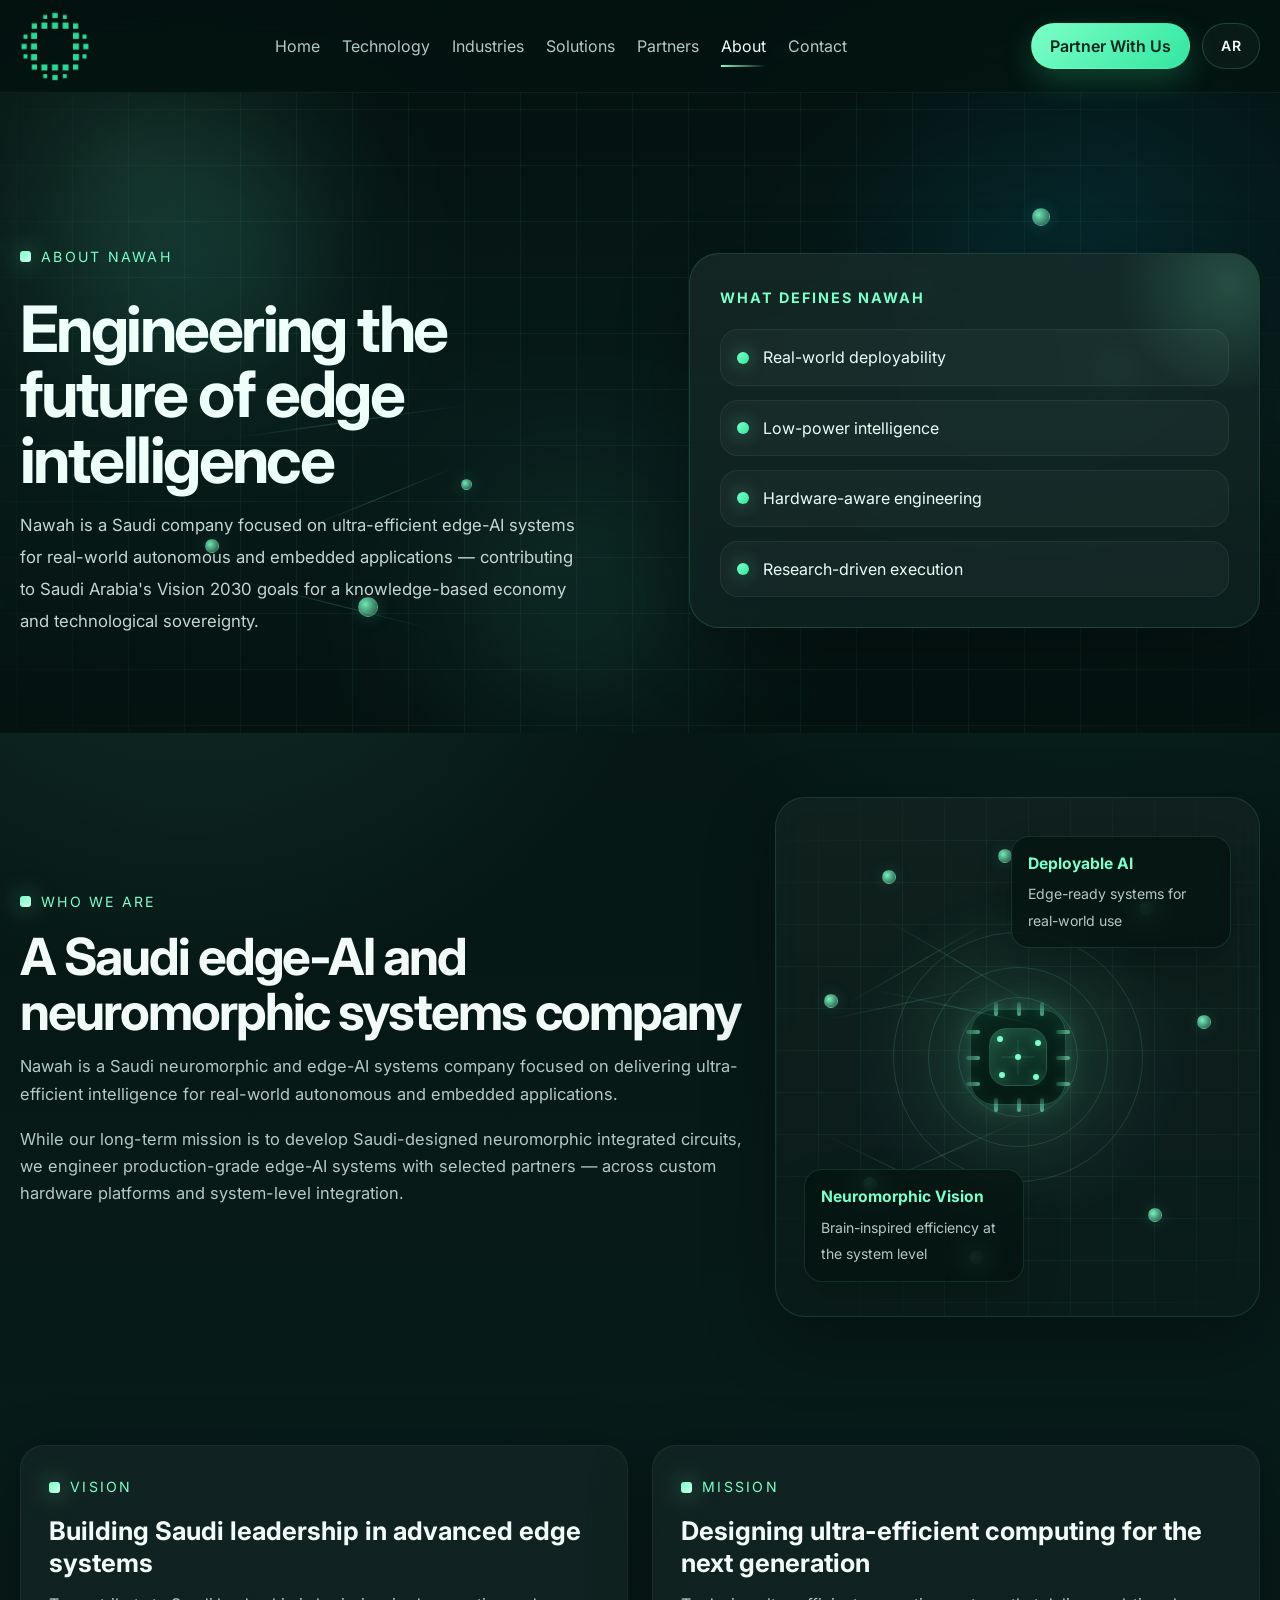
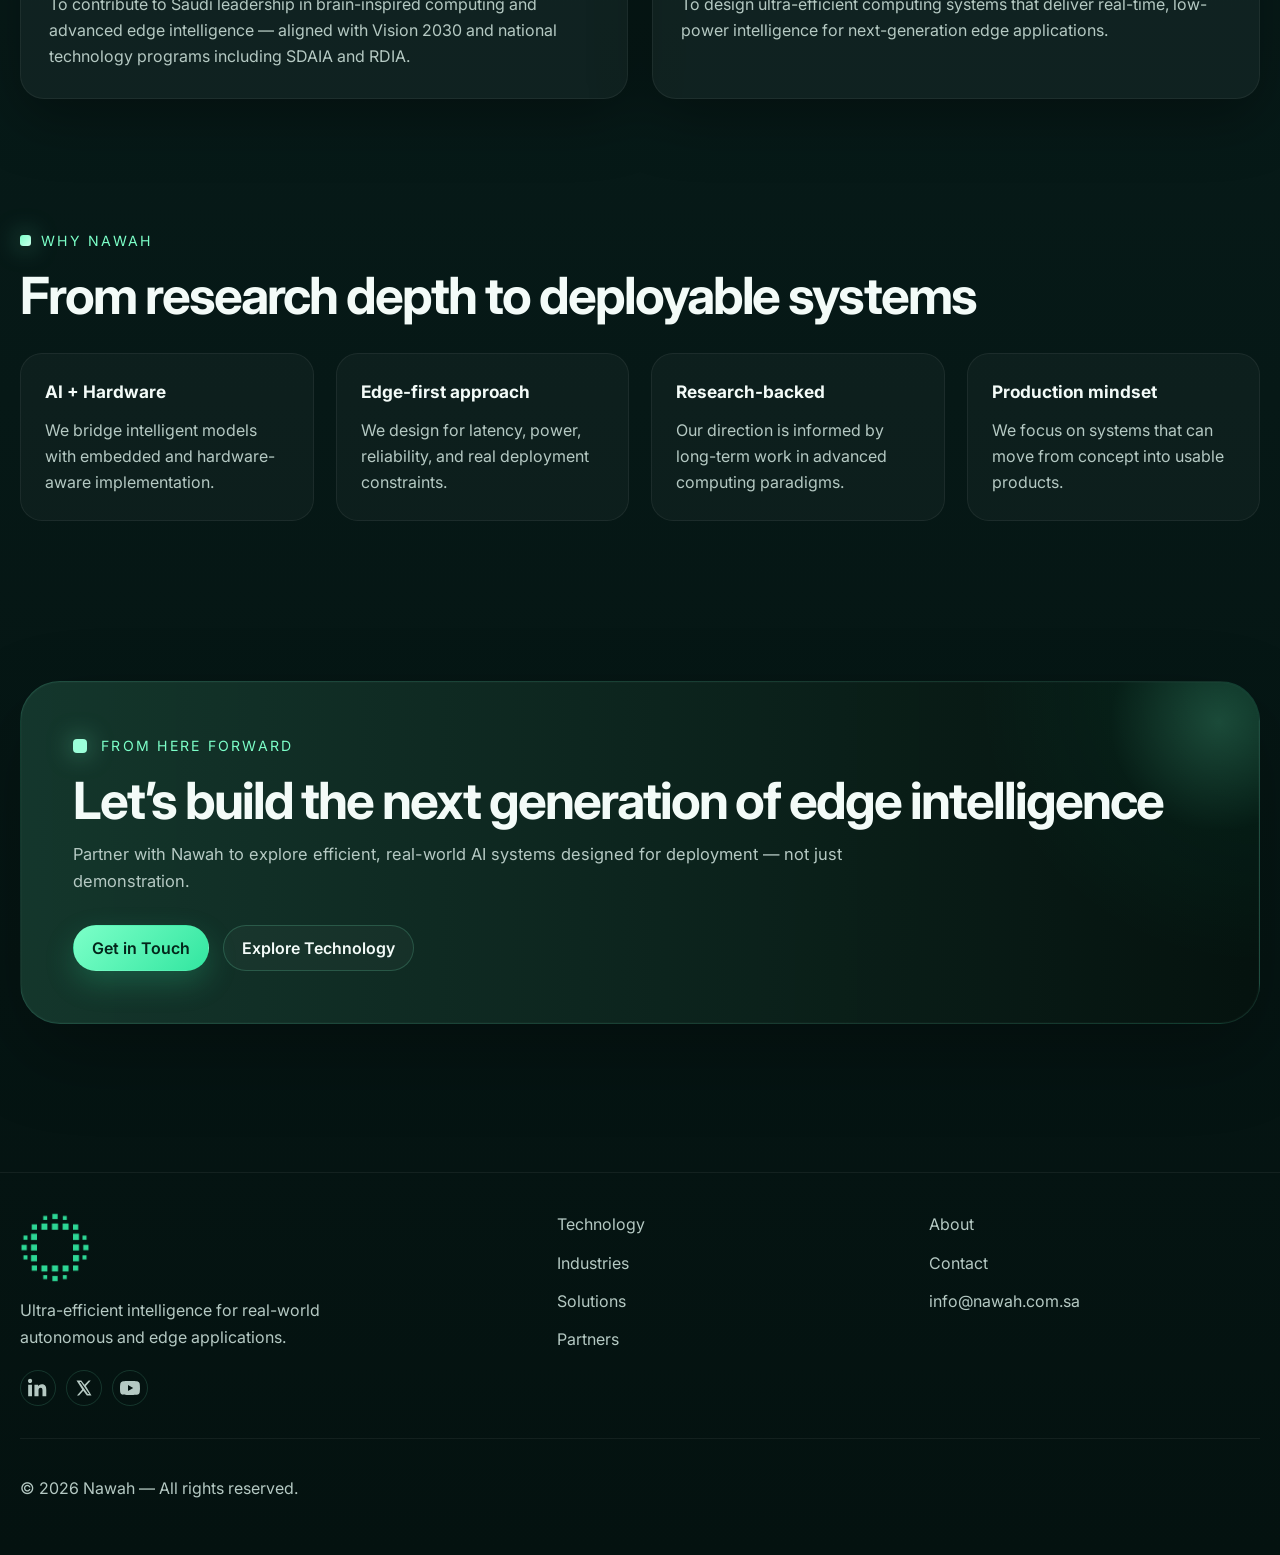
<file: about.html>
<!DOCTYPE html>
<html lang="en">
<head>
  <meta charset="UTF-8" />
  <meta name="viewport" content="width=device-width, initial-scale=1.0" />
  <title>Nawah | About</title>
    <!-- Favicon -->
  <link rel="icon" type="image/png" href="images/Logo.png" />
  <link rel="apple-touch-icon" href="images/Logo.png" />

  <!-- Open Graph -->
  <meta property="og:type" content="website" />
  <meta property="og:site_name" content="Nawah" />
  <meta property="og:title" content="Nawah | Edge-AI Systems Engineered in Saudi Arabia" />
  <meta property="og:description" content="A Saudi engineering company building toward neuromorphic silicon, delivering edge-AI systems today." />
  <meta property="og:image" content="images/og-image.png" />
  <meta property="og:url" content="https://www.nawah.com.sa/" />

  <!-- Twitter / X Card -->
  <meta name="twitter:card" content="summary_large_image" />
  <meta name="twitter:title" content="Nawah | Edge-AI Systems Engineered in Saudi Arabia" />
  <meta name="twitter:description" content="A Saudi engineering company building toward neuromorphic silicon, delivering edge-AI systems today." />
  <meta name="twitter:image" content="images/og-image.png" />
  
  <link rel="preconnect" href="https://fonts.googleapis.com">
  <link rel="preconnect" href="https://fonts.gstatic.com" crossorigin>
  <link href="https://fonts.googleapis.com/css2?family=Inter:wght@400;500;600;700;800&family=Tajawal:wght@400;500;700;800&display=swap" rel="stylesheet">
  <link rel="stylesheet" href="styles.css" />
</head>
<body>
  <header class="topbar">
    <div class="container nav">
      <a class="logo" href="index.html"><img src="images/Logo.png" alt="Nawah Logo"></a>
      <nav class="nav-links">
        <a href="index.html" data-i18n="nav_home">Home</a>
        <a href="technology.html" data-i18n="nav_technology">Technology</a>
        <a href="industries.html" data-i18n="nav_industries">Industries</a>
        <a href="solutions.html" data-i18n="nav_solutions">Solutions</a>
        <a href="index.html#partners" data-i18n="nav_partners">Partners</a>
        <a class="active" href="about.html" data-i18n="nav_about">About</a>
        <a href="contact.html" data-i18n="nav_contact">Contact</a>
      </nav>
      <div class="nav-actions">
        <a class="btn btn-primary hide-mobile nav-cta-btn" href="contact.html" data-i18n="nav_cta">Partner With Us</a>
        <button class="lang-toggle" type="button" aria-label="Toggle language" data-i18n="lang_btn">AR</button>
        <button class="menu-toggle" type="button" aria-label="Open menu">☰</button>
      </div>
    </div>
  </header>

  <main>
    <section class="about-hero">
      <div class="about-animated-bg">
        <div class="bg-grid"></div>

        <span class="bg-orb orb-a"></span>
        <span class="bg-orb orb-b"></span>
        <span class="bg-orb orb-c"></span>

        <span class="bg-beam beam-a"></span>
        <span class="bg-beam beam-b"></span>
        <span class="bg-beam beam-c"></span>

        <div class="neural-web">
          <span class="neural-node n1"></span>
          <span class="neural-node n2"></span>
          <span class="neural-node n3"></span>
          <span class="neural-node n4"></span>
          <span class="neural-node n5"></span>
          <span class="neural-node n6"></span>

          <span class="neural-link l1"></span>
          <span class="neural-link l2"></span>
          <span class="neural-link l3"></span>
          <span class="neural-link l4"></span>
          <span class="neural-link l5"></span>
        </div>
      </div>

      <div class="container">
        <div class="about-hero-grid">
          <div class="about-hero-copy">
            <span class="eyebrow reveal" data-i18n="about_hero_eyebrow">About Nawah</span>
            <h1 class="reveal" data-i18n="about_hero_title">Engineering the future of edge intelligence</h1>
            <p class="reveal" data-i18n="about_hero_text">
              Nawah is a Saudi company focused on ultra-efficient edge-AI systems for real-world autonomous and embedded applications — contributing to Saudi Arabia's Vision 2030 goals for a knowledge-based economy and technological sovereignty.
            </p>
          </div>

          <div class="about-hero-panel reveal">
            <span class="about-panel-label" data-i18n="about_defines_label">What defines Nawah</span>

            <div class="about-defines-list">
              <div class="about-define-item">
                <span class="define-dot"></span>
                <span data-i18n="about_define_1">Real-world deployability</span>
              </div>

              <div class="about-define-item">
                <span class="define-dot"></span>
                <span data-i18n="about_define_2">Low-power intelligence</span>
              </div>

              <div class="about-define-item">
                <span class="define-dot"></span>
                <span data-i18n="about_define_3">Hardware-aware engineering</span>
              </div>

              <div class="about-define-item">
                <span class="define-dot"></span>
                <span data-i18n="about_define_4">Research-driven execution</span>
              </div>
            </div>
          </div>
        </div>
      </div>
    </section>

    <section class="section-sm">
      <div class="container about-story-grid">
        <div class="about-story-text reveal">
          <span class="eyebrow" data-i18n="about_who_eyebrow">Who We Are</span>
          <h2 class="section-title" data-i18n="about_who_title">A Saudi edge-AI and neuromorphic systems company</h2>
          <p data-i18n="about_who_p1">
            Nawah is a Saudi neuromorphic and edge-AI systems company focused on delivering ultra-efficient intelligence for real-world autonomous and embedded applications.</p>
          <p data-i18n="about_who_p2">
            While our long-term mission is to develop Saudi-designed neuromorphic integrated circuits, we engineer production-grade edge-AI systems with selected partners — across custom hardware platforms and system-level integration.
          </p>
        </div>

        <div class="about-story-visual reveal">
          <div class="story-neuro-panel">
            <div class="story-neuro-grid"></div>
            <div class="story-neuro-glow"></div>

            <div class="story-core">
              <span class="core-ring ring-1"></span>
              <span class="core-ring ring-2"></span>
              <span class="core-ring ring-3"></span>
              <div class="core-chip pcb-chip">
                <span class="chip-core"></span>

                <span class="chip-pin pin-top-1"></span>
                <span class="chip-pin pin-top-2"></span>
                <span class="chip-pin pin-top-3"></span>

                <span class="chip-pin pin-right-1"></span>
                <span class="chip-pin pin-right-2"></span>
                <span class="chip-pin pin-right-3"></span>

                <span class="chip-pin pin-bottom-1"></span>
                <span class="chip-pin pin-bottom-2"></span>
                <span class="chip-pin pin-bottom-3"></span>

                <span class="chip-pin pin-left-1"></span>
                <span class="chip-pin pin-left-2"></span>
                <span class="chip-pin pin-left-3"></span>

                <span class="chip-dot dot-1"></span>
                <span class="chip-dot dot-2"></span>
                <span class="chip-dot dot-3"></span>
                <span class="chip-dot dot-4"></span>
                <span class="chip-dot dot-5"></span>
              </div>
            </div>

            <span class="story-node sn-1"></span>
            <span class="story-node sn-2"></span>
            <span class="story-node sn-3"></span>
            <span class="story-node sn-4"></span>
            <span class="story-node sn-5"></span>
            <span class="story-node sn-6"></span>
            <span class="story-node sn-7"></span>
            <span class="story-node sn-8"></span>

            <span class="story-link sl-1"></span>
            <span class="story-link sl-2"></span>
            <span class="story-link sl-3"></span>
            <span class="story-link sl-4"></span>
            <span class="story-link sl-5"></span>
            <span class="story-link sl-6"></span>

            <div class="story-floating-card card-a">
              <strong data-i18n="about_card_a_t">Deployable AI</strong>
              <span data-i18n="about_card_a_d">Edge-ready systems for real-world use</span>
            </div>

            <div class="story-floating-card card-b">
              <strong data-i18n="about_card_b_t">Neuromorphic Vision</strong>
              <span data-i18n="about_card_b_d">Brain-inspired efficiency at the system level</span>
            </div>
          </div>
        </div>
      </div>
    </section>

  <section class="section-sm">
    <div class="container about-dual-grid">
      <article class="about-value-card reveal">
        <span class="eyebrow" data-i18n="about_vision_eyebrow">Vision</span>
        <h3 data-i18n="about_vision_title">Building Saudi leadership in advanced edge systems</h3>
        <p data-i18n="about_vision_text">
          To contribute to Saudi leadership in brain-inspired computing and advanced edge intelligence — aligned with Vision 2030 and national technology programs including SDAIA and RDIA.
        </p>
      </article>

      <article class="about-value-card reveal">
        <span class="eyebrow" data-i18n="about_mission_eyebrow">Mission</span>
        <h3 data-i18n="about_mission_title">Designing ultra-efficient computing for the next generation</h3>
        <p data-i18n="about_mission_text">
          To design ultra-efficient computing systems that deliver real-time, low-power intelligence for next-generation edge applications.
        </p>
      </article>
    </div>
  </section>

  <section class="section-sm">
    <div class="container">
      <span class="eyebrow reveal" data-i18n="about_why_eyebrow">Why Nawah</span>
      <h2 class="section-title reveal" data-i18n="about_why_title">From research depth to deployable systems</h2>

      <div class="about-feature-grid">
        <div class="about-feature-card reveal">
          <h4 data-i18n="about_feat_1_t">AI + Hardware</h4>
          <p data-i18n="about_feat_1_d">We bridge intelligent models with embedded and hardware-aware implementation.</p>
        </div>

        <div class="about-feature-card reveal">
          <h4 data-i18n="about_feat_2_t">Edge-first approach</h4>
          <p data-i18n="about_feat_2_d">We design for latency, power, reliability, and real deployment constraints.</p>
        </div>

        <div class="about-feature-card reveal">
          <h4 data-i18n="about_feat_3_t">Research-backed</h4>
          <p data-i18n="about_feat_3_d">Our direction is informed by long-term work in advanced computing paradigms.</p>
        </div>

        <div class="about-feature-card reveal">
          <h4 data-i18n="about_feat_4_t">Production mindset</h4>
          <p data-i18n="about_feat_4_d">We focus on systems that can move from concept into usable products.</p>
        </div>
      </div>
    </div>
  </section>

  <section class="section">
    <div class="container">
      <div class="premium-panel reveal">
        <span class="eyebrow" data-i18n="cta_eyebrow">From Here Forward</span>
        <h2 class="section-title" style="margin-bottom:12px;" data-i18n="about_cta_title">Let’s build the next generation of edge intelligence</h2>
        <p class="section-lead" data-i18n="about_cta_text">
          Partner with Nawah to explore efficient, real-world AI systems designed for deployment — not just demonstration.
        </p>
        <div class="btn-group">
          <a class="btn btn-primary" href="contact.html" data-i18n="cta_btn1">Get in Touch</a>
          <a class="btn btn-secondary" href="technology.html" data-i18n="cta_btn2">Explore Technology</a>
        </div>
      </div>
    </div>
  </section>
</main>

  
    <footer class="footer">
    <div class="container">
      <div class="footer-grid">
        <div class="footer-brand">
          <a class="logo" href="index.html"><img src="images/Logo.png" alt="Nawah Logo"></a>
          <p data-i18n="footer_text">Ultra-efficient intelligence for real-world autonomous and edge applications.</p>
          <div class="footer-social">
            <a href="#" aria-label="LinkedIn" target="_blank" rel="noopener" class="social-link">
              <svg viewBox="0 0 24 24" width="20" height="20" fill="currentColor" aria-hidden="true"><path d="M4.98 3.5C4.98 4.88 3.87 6 2.5 6S0 4.88 0 3.5 1.12 1 2.5 1s2.48 1.12 2.48 2.5zM.22 8h4.56v14H.22V8zm7.5 0h4.37v1.92h.06c.61-1.16 2.1-2.38 4.32-2.38 4.62 0 5.47 3.04 5.47 7v7.46h-4.56v-6.6c0-1.57-.03-3.6-2.2-3.6-2.2 0-2.54 1.72-2.54 3.49V22H7.72V8z"/></svg>
            </a>
            <a href="#" aria-label="X (Twitter)" target="_blank" rel="noopener" class="social-link">
              <svg viewBox="0 0 24 24" width="18" height="18" fill="currentColor" aria-hidden="true"><path d="M18.244 2H21l-6.56 7.49L22 22h-6.18l-4.83-6.31L5.4 22H2.64l7.02-8.02L2 2h6.34l4.37 5.78L18.244 2zm-1.08 18h1.71L7.91 4h-1.8l11.05 16z"/></svg>
            </a>
            <a href="#" aria-label="YouTube" target="_blank" rel="noopener" class="social-link">
              <svg viewBox="0 0 24 24" width="20" height="20" fill="currentColor" aria-hidden="true"><path d="M23.5 6.2a3.02 3.02 0 0 0-2.13-2.14C19.5 3.5 12 3.5 12 3.5s-7.5 0-9.37.56A3.02 3.02 0 0 0 .5 6.2C0 8.07 0 12 0 12s0 3.93.5 5.8a3.02 3.02 0 0 0 2.13 2.14C4.5 20.5 12 20.5 12 20.5s7.5 0 9.37-.56a3.02 3.02 0 0 0 2.13-2.14C24 15.93 24 12 24 12s0-3.93-.5-5.8zM9.6 15.6V8.4l6.24 3.6-6.24 3.6z"/></svg>
            </a>
          </div>
        </div>
        <div class="footer-links">
          <a href="technology.html" data-i18n="nav_technology">Technology</a>
        <a href="industries.html" data-i18n="nav_industries">Industries</a>
        <a href="solutions.html" data-i18n="nav_solutions">Solutions</a>
          <a href="index.html#partners" data-i18n="nav_partners">Partners</a>
        </div>
        <div class="footer-links">
          <a href="about.html" data-i18n="nav_about">About</a>
          <a href="contact.html" data-i18n="nav_contact">Contact</a>
          <a href="mailto:info@nawah.com.sa">info@nawah.com.sa</a>
        </div>
      </div>
      <div class="footer-bottom">
        <p>© <span class="year"></span> <span data-i18n="brand">Nawah</span> — <span data-i18n="footer_copy">All rights reserved.</span></p>
      </div>
    </div>
  </footer>
  <script src="script.js"></script>
</body>
</html>
</file>
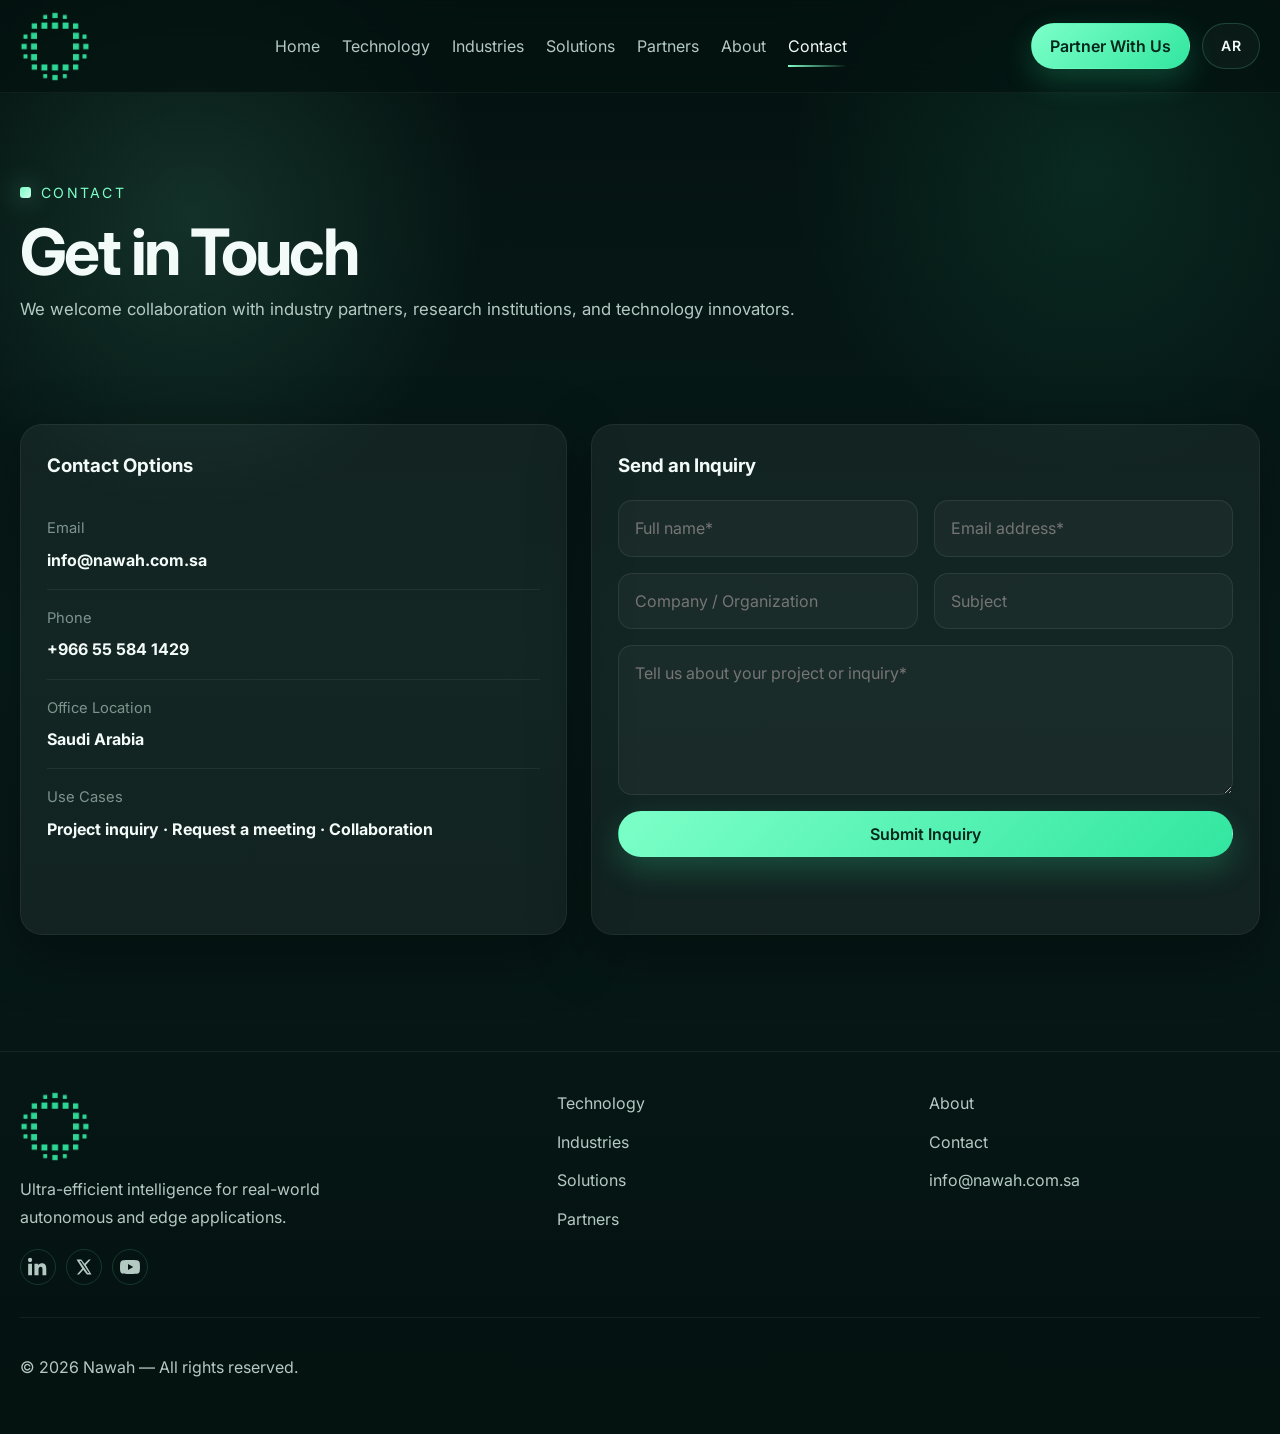
<file: contact.html>
<!DOCTYPE html>
<html lang="en">
<head>
  <meta charset="UTF-8" />
  <meta name="viewport" content="width=device-width, initial-scale=1.0" />
  <title>Nawah | Contact</title>

    <!-- Favicon -->
  <link rel="icon" type="image/png" href="images/Logo.png" />
  <link rel="apple-touch-icon" href="images/Logo.png" />

  <!-- Open Graph -->
  <meta property="og:type" content="website" />
  <meta property="og:site_name" content="Nawah" />
  <meta property="og:title" content="Nawah | Edge-AI Systems Engineered in Saudi Arabia" />
  <meta property="og:description" content="A Saudi engineering company building toward neuromorphic silicon, delivering edge-AI systems today." />
  <meta property="og:image" content="images/og-image.png" />
  <meta property="og:url" content="https://www.nawah.com.sa/" />

  <!-- Twitter / X Card -->
  <meta name="twitter:card" content="summary_large_image" />
  <meta name="twitter:title" content="Nawah | Edge-AI Systems Engineered in Saudi Arabia" />
  <meta name="twitter:description" content="A Saudi engineering company building toward neuromorphic silicon, delivering edge-AI systems today." />
  <meta name="twitter:image" content="images/og-image.png" />
  
  <link rel="preconnect" href="https://fonts.googleapis.com">
  <link rel="preconnect" href="https://fonts.gstatic.com" crossorigin>
  <link href="https://fonts.googleapis.com/css2?family=Inter:wght@400;500;600;700;800&family=Tajawal:wght@400;500;700;800&display=swap" rel="stylesheet">
  <link rel="stylesheet" href="styles.css" />
</head>
<body>
  <header class="topbar">
    <div class="container nav">
      <a class="logo" href="index.html"><img src="images/Logo.png" alt="Nawah Logo"></a>
      <nav class="nav-links">
        <a href="index.html" data-i18n="nav_home">Home</a>
        <a href="technology.html" data-i18n="nav_technology">Technology</a>
        <a href="industries.html" data-i18n="nav_industries">Industries</a>
        <a href="solutions.html" data-i18n="nav_solutions">Solutions</a>
        <a href="index.html#partners" data-i18n="nav_partners">Partners</a>
        <a href="about.html" data-i18n="nav_about">About</a>
        <a class="active" href="contact.html" data-i18n="nav_contact">Contact</a>
      </nav>
      <div class="nav-actions">
        <a class="btn btn-primary hide-mobile nav-cta-btn" href="contact.html" data-i18n="nav_cta">Partner With Us</a>
        <button class="lang-toggle" type="button" aria-label="Toggle language" data-i18n="lang_btn">AR</button>
        <button class="menu-toggle" type="button" aria-label="Open menu">☰</button>
      </div>
    </div>
  </header>

  <main>
    <section class="page-hero">
      <div class="container">
        <span class="eyebrow reveal" data-i18n="nav_contact">Contact</span>
        <h1 class="reveal" data-i18n="contact_hero_title">Get in Touch</h1>
        <p class="reveal" data-i18n="contact_hero_text">We welcome collaboration with industry partners, research institutions, and technology innovators.</p>
      </div>
    </section>

    <section class="section-sm">
      <div class="container contact-grid">
        <aside class="contact-card reveal">
          <h3 style="margin-top:0;" data-i18n="contact_options_title">Contact Options</h3>
          <div class="contact-item">
            <span class="contact-label" data-i18n="contact_email_label">Email</span>
            <strong><a href="mailto:info@nawah.com.sa" style="color:inherit;text-decoration:none;">info@nawah.com.sa</a></strong>
          </div>          <div class="contact-item"><span class="contact-label" data-i18n="contact_phone_label">Phone</span><strong><a href="tel:+966555841429" style="color:inherit;text-decoration:none;">+966 55 584 1429</a></strong></div>
          <div class="contact-item"><span class="contact-label" data-i18n="contact_office_label">Office Location</span><strong data-i18n="contact_office_value">Saudi Arabia</strong></div>
          <div class="contact-item"><span class="contact-label" data-i18n="contact_usecases_label">Use Cases</span><strong data-i18n="contact_usecases_value">Project inquiry · Request a meeting · Collaboration</strong></div>
        </aside>

        <section class="contact-card reveal">
          <h3 style="margin-top:0;" data-i18n="contact_title">Send an Inquiry</h3>
          <form class="form" id="contactForm" action="https://formsubmit.co/a.aljbreen@nwtc.com.sa" method="POST">
            <!-- FormSubmit configuration -->
            <input type="hidden" name="_subject" value="New Inquiry from Nawah Website">
            <input type="hidden" name="_captcha" value="false">
            <input type="hidden" name="_template" value="table">
            <input type="text" name="_honey" style="display:none">

            <div class="form-row">
              <input class="input" type="text" name="name" data-i18n-placeholder="contact_name" placeholder="Full name*" required />
              <input class="input" type="email" name="email" data-i18n-placeholder="contact_email" placeholder="Email address*" required />
            </div>
            <div class="form-row">
              <input class="input" type="text" name="company" data-i18n-placeholder="contact_company" placeholder="Company / Organization" />
              <input class="input" type="text" name="subject" data-i18n-placeholder="contact_subject" placeholder="Subject" />
            </div>
            <textarea class="textarea" name="message" data-i18n-placeholder="contact_message" placeholder="Tell us about your project or inquiry*" required></textarea>
            <button class="btn btn-primary" type="submit" data-i18n="contact_submit">Submit Inquiry</button>
            <p id="formMessage" class="form-message" role="status" aria-live="polite"></p>
          </form>
        </section>
      </div>
    </section>
  </main>

  
    <footer class="footer">
    <div class="container">
      <div class="footer-grid">
        <div class="footer-brand">
          <a class="logo" href="index.html"><img src="images/Logo.png" alt="Nawah Logo"></a>
          <p data-i18n="footer_text">Ultra-efficient intelligence for real-world autonomous and edge applications.</p>
          <div class="footer-social">
            <a href="#" aria-label="LinkedIn" target="_blank" rel="noopener" class="social-link">
              <svg viewBox="0 0 24 24" width="20" height="20" fill="currentColor" aria-hidden="true"><path d="M4.98 3.5C4.98 4.88 3.87 6 2.5 6S0 4.88 0 3.5 1.12 1 2.5 1s2.48 1.12 2.48 2.5zM.22 8h4.56v14H.22V8zm7.5 0h4.37v1.92h.06c.61-1.16 2.1-2.38 4.32-2.38 4.62 0 5.47 3.04 5.47 7v7.46h-4.56v-6.6c0-1.57-.03-3.6-2.2-3.6-2.2 0-2.54 1.72-2.54 3.49V22H7.72V8z"/></svg>
            </a>
            <a href="#" aria-label="X (Twitter)" target="_blank" rel="noopener" class="social-link">
              <svg viewBox="0 0 24 24" width="18" height="18" fill="currentColor" aria-hidden="true"><path d="M18.244 2H21l-6.56 7.49L22 22h-6.18l-4.83-6.31L5.4 22H2.64l7.02-8.02L2 2h6.34l4.37 5.78L18.244 2zm-1.08 18h1.71L7.91 4h-1.8l11.05 16z"/></svg>
            </a>
            <a href="#" aria-label="YouTube" target="_blank" rel="noopener" class="social-link">
              <svg viewBox="0 0 24 24" width="20" height="20" fill="currentColor" aria-hidden="true"><path d="M23.5 6.2a3.02 3.02 0 0 0-2.13-2.14C19.5 3.5 12 3.5 12 3.5s-7.5 0-9.37.56A3.02 3.02 0 0 0 .5 6.2C0 8.07 0 12 0 12s0 3.93.5 5.8a3.02 3.02 0 0 0 2.13 2.14C4.5 20.5 12 20.5 12 20.5s7.5 0 9.37-.56a3.02 3.02 0 0 0 2.13-2.14C24 15.93 24 12 24 12s0-3.93-.5-5.8zM9.6 15.6V8.4l6.24 3.6-6.24 3.6z"/></svg>
            </a>
          </div>
        </div>
        <div class="footer-links">
          <a href="technology.html" data-i18n="nav_technology">Technology</a>
        <a href="industries.html" data-i18n="nav_industries">Industries</a>
        <a href="solutions.html" data-i18n="nav_solutions">Solutions</a>
          <a href="index.html#partners" data-i18n="nav_partners">Partners</a>
        </div>
        <div class="footer-links">
          <a href="about.html" data-i18n="nav_about">About</a>
          <a href="contact.html" data-i18n="nav_contact">Contact</a>
          <a href="mailto:info@nawah.com.sa">info@nawah.com.sa</a>
        </div>
      </div>
      <div class="footer-bottom">
        <p>© <span class="year"></span> <span data-i18n="brand">Nawah</span> — <span data-i18n="footer_copy">All rights reserved.</span></p>
      </div>
    </div>
  </footer>
  <script src="script.js"></script>
</body>
</html>
</file>
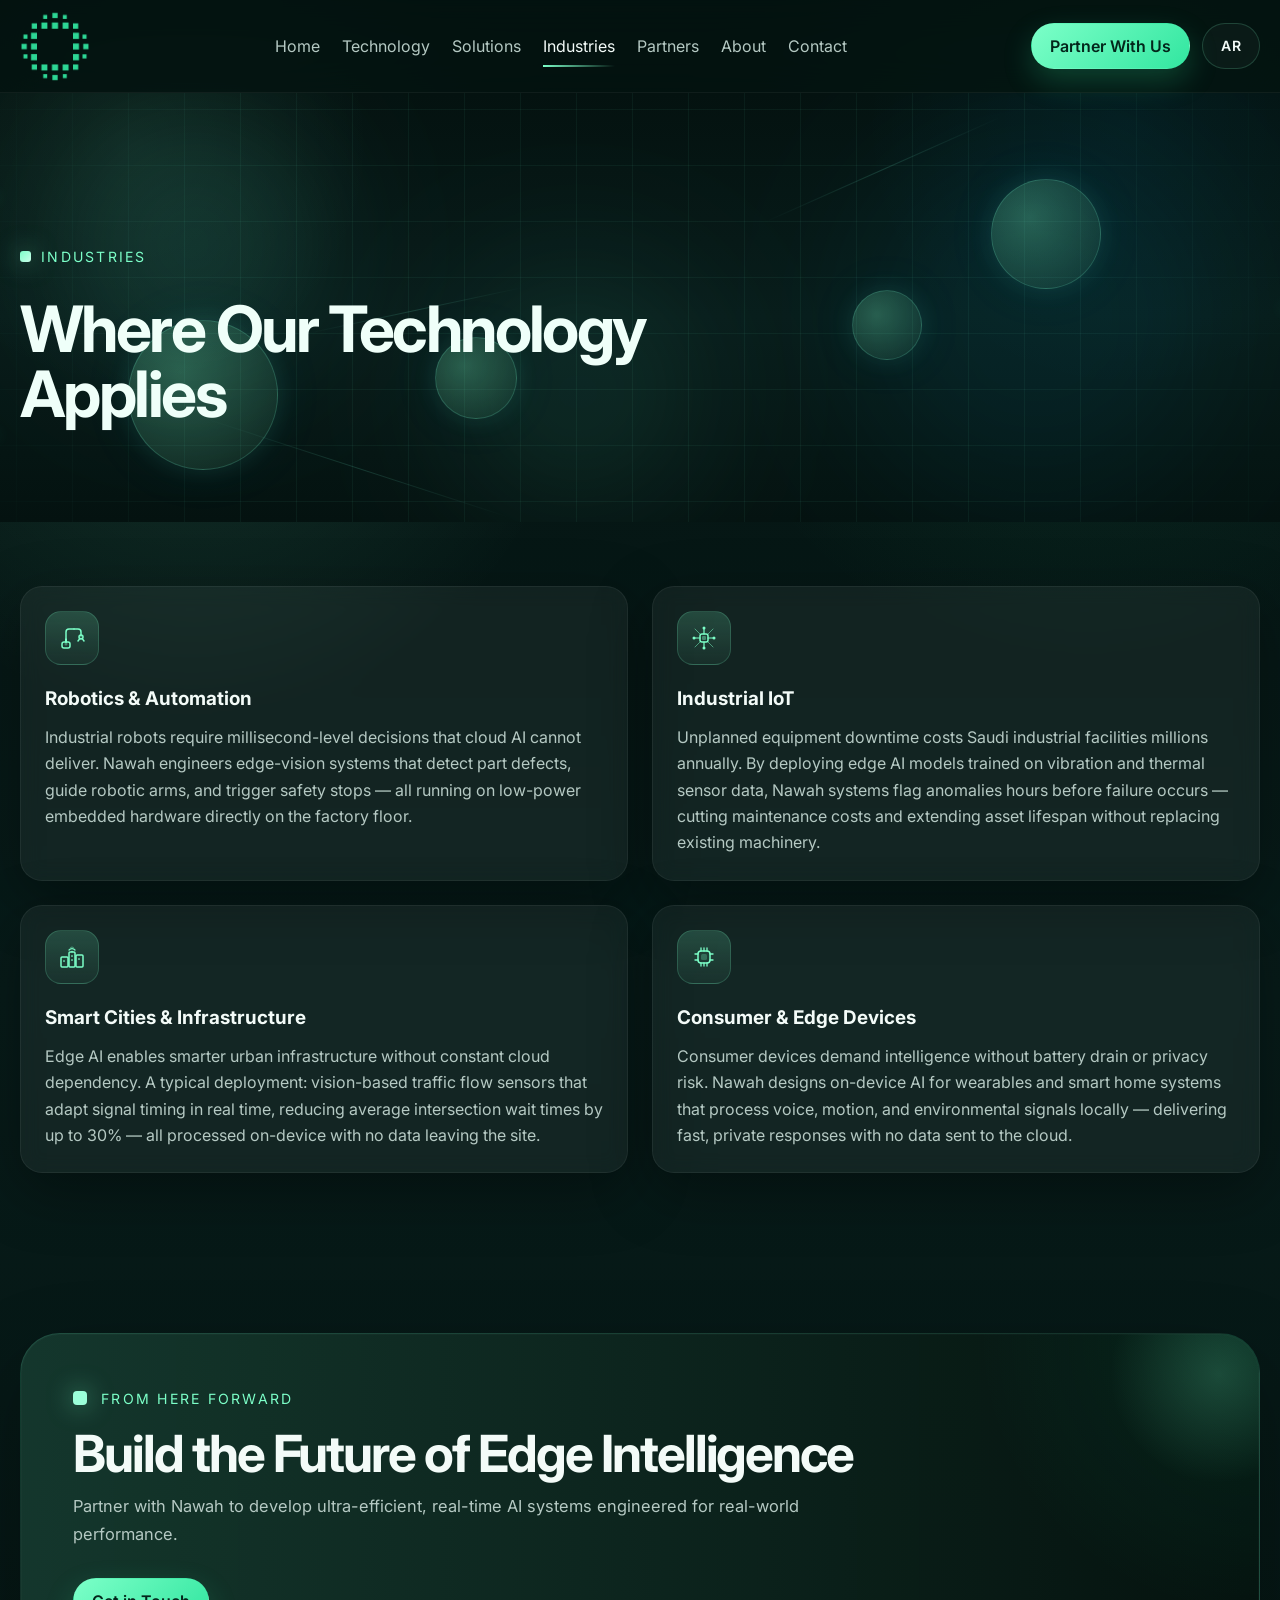
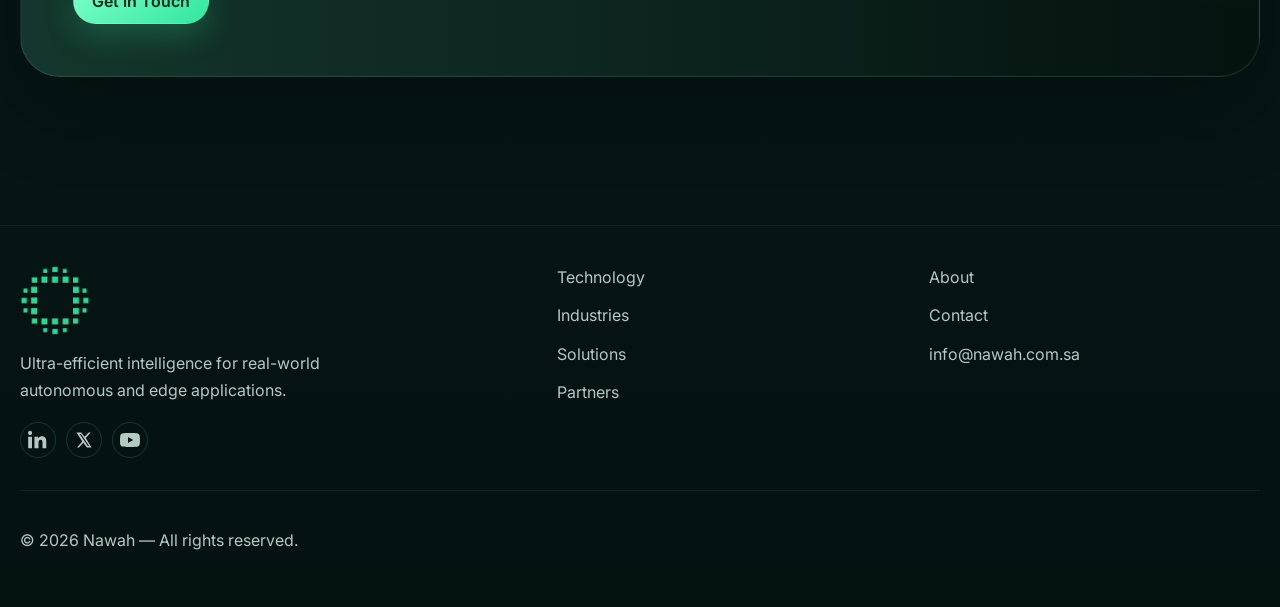
<file: industries.html>
<!DOCTYPE html>
<html lang="en">
<head>
  <meta charset="UTF-8" />
  <meta name="viewport" content="width=device-width, initial-scale=1.0" />
  <title>Nawah | Industries</title>

    <!-- Favicon -->
  <link rel="icon" type="image/png" href="images/Logo.png" />
  <link rel="apple-touch-icon" href="images/Logo.png" />

  <!-- Open Graph -->
  <meta property="og:type" content="website" />
  <meta property="og:site_name" content="Nawah" />
  <meta property="og:title" content="Nawah | Edge-AI Systems Engineered in Saudi Arabia" />
  <meta property="og:description" content="A Saudi engineering company building toward neuromorphic silicon, delivering edge-AI systems today." />
  <meta property="og:image" content="images/og-image.png" />
  <meta property="og:url" content="https://www.nawah.com.sa/" />

  <!-- Twitter / X Card -->
  <meta name="twitter:card" content="summary_large_image" />
  <meta name="twitter:title" content="Nawah | Edge-AI Systems Engineered in Saudi Arabia" />
  <meta name="twitter:description" content="A Saudi engineering company building toward neuromorphic silicon, delivering edge-AI systems today." />
  <meta name="twitter:image" content="images/og-image.png" />

  
  <link rel="preconnect" href="https://fonts.googleapis.com">
  <link rel="preconnect" href="https://fonts.gstatic.com" crossorigin>
  <link href="https://fonts.googleapis.com/css2?family=Inter:wght@400;500;600;700;800&family=Tajawal:wght@400;500;700;800&display=swap" rel="stylesheet">
  <link rel="stylesheet" href="styles.css" />
</head>
<body>
  <header class="topbar">
    <div class="container nav">
            <a class="logo" href="index.html"><img src="images/Logo.png" alt="Nawah Logo"></a>
      <nav class="nav-links">
        <a href="index.html" data-i18n="nav_home">Home</a>
        <a href="technology.html" data-i18n="nav_technology">Technology</a>
        <a href="solutions.html" data-i18n="nav_solutions">Solutions</a>
        <a class="active" href="industries.html" data-i18n="nav_industries">Industries</a>
        <a href="index.html#partners" data-i18n="nav_partners">Partners</a>
        <a href="about.html" data-i18n="nav_about">About</a>
        <a href="contact.html" data-i18n="nav_contact">Contact</a>
      </nav>
      <div class="nav-actions">
        <a class="btn btn-primary hide-mobile nav-cta-btn" href="contact.html" data-i18n="nav_cta">Partner With Us</a>
        <button class="lang-toggle" type="button" aria-label="Toggle language" data-i18n="lang_btn">AR</button>
        <button class="menu-toggle" type="button" aria-label="Open menu">☰</button>
      </div>
    </div>
  </header>

  <main>
    <section class="industries-hero">
      <div class="industries-animated-bg">
        <div class="bg-grid"></div>

        <span class="bg-orb orb-a"></span>
        <span class="bg-orb orb-b"></span>
        <span class="bg-orb orb-c"></span>

        <span class="bg-beam beam-a"></span>
        <span class="bg-beam beam-b"></span>
        <span class="bg-beam beam-c"></span>

        <div class="industry-node node-1"></div>
        <div class="industry-node node-2"></div>
        <div class="industry-node node-3"></div>
        <div class="industry-node node-4"></div>

        <div class="industry-line line-1"></div>
        <div class="industry-line line-2"></div>
        <div class="industry-line line-3"></div>
      </div>

      <div class="container">
        <div class="industries-hero-content">
          <span class="eyebrow reveal" data-i18n="nav_industries">Industries</span>
          <h1 class="reveal" data-i18n="ind_hero_title">Where Our Technology Applies</h1>
        </div>
      </div>
    </section>

    <section class="section-sm">
      <div class="container grid grid-2">
        <article class="card reveal"><div class="card-icon"><svg width="28" height="28" viewBox="0 0 28 28" fill="none" xmlns="http://www.w3.org/2000/svg"><rect x="4" y="18" width="8" height="6" rx="2" stroke="#7cffc8" stroke-width="1.5" fill="none"/><rect x="7" y="14" width="2" height="5" rx="1" fill="#7cffc8"/><path d="M8 14 L8 8 Q8 5 11 5 L16 5" stroke="#7cffc8" stroke-width="1.5" stroke-linecap="round" fill="none"/><path d="M16 5 L20 5 Q23 5 23 8 L23 12" stroke="#7cffc8" stroke-width="1.5" stroke-linecap="round" fill="none"/><circle cx="23" cy="13" r="2" stroke="#7cffc8" stroke-width="1.5" fill="none"/><line x1="22" y1="14.4" x2="20" y2="17" stroke="#7cffc8" stroke-width="1.5" stroke-linecap="round"/><line x1="24" y1="14.4" x2="26" y2="17" stroke="#7cffc8" stroke-width="1.5" stroke-linecap="round"/><circle cx="8" cy="20" r="1.5" fill="#7cffc8" opacity="0.4"/></svg></div><h3 data-i18n="ind_1_t">Robotics & Automation</h3><p data-i18n="ind_1_full_d">Real-time perception and control for industrial robots, autonomous systems, and precision motion applications.</p></article>
        <article class="card reveal"><div class="card-icon"><svg width="28" height="28" viewBox="0 0 28 28" fill="none" xmlns="http://www.w3.org/2000/svg"><rect x="10" y="10" width="8" height="8" rx="2" stroke="#7cffc8" stroke-width="1.5" fill="none"/><rect x="12" y="12" width="4" height="4" rx="1" fill="#7cffc8" opacity="0.4"/><line x1="10" y1="14" x2="4" y2="14" stroke="#7cffc8" stroke-width="1.2" stroke-linecap="round"/><line x1="18" y1="14" x2="24" y2="14" stroke="#7cffc8" stroke-width="1.2" stroke-linecap="round"/><line x1="14" y1="10" x2="14" y2="4" stroke="#7cffc8" stroke-width="1.2" stroke-linecap="round"/><line x1="14" y1="18" x2="14" y2="24" stroke="#7cffc8" stroke-width="1.2" stroke-linecap="round"/><circle cx="4" cy="14" r="1.5" fill="#7cffc8"/><circle cx="24" cy="14" r="1.5" fill="#7cffc8"/><circle cx="14" cy="4" r="1.5" fill="#7cffc8"/><circle cx="14" cy="24" r="1.5" fill="#7cffc8"/><line x1="10.5" y1="10.5" x2="5" y2="5" stroke="#7cffc8" stroke-width="1" stroke-linecap="round" opacity="0.5"/><line x1="17.5" y1="10.5" x2="23" y2="5" stroke="#7cffc8" stroke-width="1" stroke-linecap="round" opacity="0.5"/><line x1="10.5" y1="17.5" x2="5" y2="23" stroke="#7cffc8" stroke-width="1" stroke-linecap="round" opacity="0.5"/><line x1="17.5" y1="17.5" x2="23" y2="23" stroke="#7cffc8" stroke-width="1" stroke-linecap="round" opacity="0.5"/></svg></div><h3 data-i18n="ind_2_t">Industrial IoT</h3><p data-i18n="ind_2_full_d">Predictive maintenance, sensor intelligence, and optimized manufacturing systems.</p></article>
        <article class="card reveal"><div class="card-icon"><svg width="28" height="28" viewBox="0 0 28 28" fill="none" xmlns="http://www.w3.org/2000/svg"><rect x="3" y="14" width="7" height="10" rx="1" stroke="#7cffc8" stroke-width="1.5" fill="none"/><rect x="11" y="9" width="6" height="15" rx="1" stroke="#7cffc8" stroke-width="1.5" fill="none"/><rect x="18" y="12" width="7" height="12" rx="1" stroke="#7cffc8" stroke-width="1.5" fill="none"/><rect x="5" y="17" width="2" height="2" rx="0.5" fill="#7cffc8" opacity="0.6"/><rect x="13" y="12" width="2" height="2" rx="0.5" fill="#7cffc8" opacity="0.6"/><rect x="13" y="16" width="2" height="2" rx="0.5" fill="#7cffc8" opacity="0.6"/><rect x="20" y="15" width="2" height="2" rx="0.5" fill="#7cffc8" opacity="0.6"/><path d="M11 7 Q14 4 17 7" stroke="#7cffc8" stroke-width="1.2" stroke-linecap="round" fill="none"/><path d="M12 5 Q14 2.5 16 5" stroke="#7cffc8" stroke-width="1" stroke-linecap="round" fill="none" opacity="0.5"/><circle cx="14" cy="8.5" r="0.8" fill="#7cffc8"/></svg></div><h3 data-i18n="ind_3_full_t">Smart Cities & Infrastructure</h3><p data-i18n="ind_3_full_d">Traffic monitoring, environmental sensing, and intelligent infrastructure management.</p></article>
        <article class="card reveal"><div class="card-icon"><svg width="28" height="28" viewBox="0 0 28 28" fill="none" xmlns="http://www.w3.org/2000/svg"><rect x="8" y="8" width="12" height="12" rx="3" stroke="#7cffc8" stroke-width="1.5" fill="none"/><rect x="11" y="11" width="6" height="6" rx="1.5" fill="#7cffc8" opacity="0.25"/><line x1="11" y1="8" x2="11" y2="5" stroke="#7cffc8" stroke-width="1.3" stroke-linecap="round"/><line x1="14" y1="8" x2="14" y2="5" stroke="#7cffc8" stroke-width="1.3" stroke-linecap="round"/><line x1="17" y1="8" x2="17" y2="5" stroke="#7cffc8" stroke-width="1.3" stroke-linecap="round"/><line x1="11" y1="20" x2="11" y2="23" stroke="#7cffc8" stroke-width="1.3" stroke-linecap="round"/><line x1="14" y1="20" x2="14" y2="23" stroke="#7cffc8" stroke-width="1.3" stroke-linecap="round"/><line x1="17" y1="20" x2="17" y2="23" stroke="#7cffc8" stroke-width="1.3" stroke-linecap="round"/><line x1="8" y1="11" x2="5" y2="11" stroke="#7cffc8" stroke-width="1.3" stroke-linecap="round"/><line x1="8" y1="17" x2="5" y2="17" stroke="#7cffc8" stroke-width="1.3" stroke-linecap="round"/><line x1="20" y1="11" x2="23" y2="11" stroke="#7cffc8" stroke-width="1.3" stroke-linecap="round"/><line x1="20" y1="17" x2="23" y2="17" stroke="#7cffc8" stroke-width="1.3" stroke-linecap="round"/></svg></div><h3 data-i18n="ind_4_t">Consumer & Edge Devices</h3><p data-i18n="ind_4_full_d">Low-latency, privacy-preserving intelligence for smart home systems, wearables, and embedded consumer devices.</p></article>
      </div>
    </section>
  </main>

    <!-- CONTACT CTA -->


    <section class="section">
      <div class="container">
        <div class="premium-panel reveal show">
          <span class="eyebrow" data-i18n="cta_eyebrow">From Here Forward</span>
          <h2 class="section-title" style="margin-bottom:12px;" data-i18n="cta_title">
            Build the Future of Edge Intelligence
          </h2>
          <p class="section-lead" data-i18n="cta_text">
            Partner with Nawah to develop ultra-efficient, real-time AI systems engineered for real-world performance.
          </p>
          <div class="btn-group">
            <a class="btn btn-primary" href="contact.html" data-i18n="cta_btn1">Get in Touch</a>
          
          </div>
        </div>
      </div>
    </section>
  </main>

  
    <footer class="footer">
    <div class="container">
      <div class="footer-grid">
        <div class="footer-brand">
          <a class="logo" href="index.html"><img src="images/Logo.png" alt="Nawah Logo"></a>
          <p data-i18n="footer_text">Ultra-efficient intelligence for real-world autonomous and edge applications.</p>
          <div class="footer-social">
            <a href="#" aria-label="LinkedIn" target="_blank" rel="noopener" class="social-link">
              <svg viewBox="0 0 24 24" width="20" height="20" fill="currentColor" aria-hidden="true"><path d="M4.98 3.5C4.98 4.88 3.87 6 2.5 6S0 4.88 0 3.5 1.12 1 2.5 1s2.48 1.12 2.48 2.5zM.22 8h4.56v14H.22V8zm7.5 0h4.37v1.92h.06c.61-1.16 2.1-2.38 4.32-2.38 4.62 0 5.47 3.04 5.47 7v7.46h-4.56v-6.6c0-1.57-.03-3.6-2.2-3.6-2.2 0-2.54 1.72-2.54 3.49V22H7.72V8z"/></svg>
            </a>
            <a href="#" aria-label="X (Twitter)" target="_blank" rel="noopener" class="social-link">
              <svg viewBox="0 0 24 24" width="18" height="18" fill="currentColor" aria-hidden="true"><path d="M18.244 2H21l-6.56 7.49L22 22h-6.18l-4.83-6.31L5.4 22H2.64l7.02-8.02L2 2h6.34l4.37 5.78L18.244 2zm-1.08 18h1.71L7.91 4h-1.8l11.05 16z"/></svg>
            </a>
            <a href="#" aria-label="YouTube" target="_blank" rel="noopener" class="social-link">
              <svg viewBox="0 0 24 24" width="20" height="20" fill="currentColor" aria-hidden="true"><path d="M23.5 6.2a3.02 3.02 0 0 0-2.13-2.14C19.5 3.5 12 3.5 12 3.5s-7.5 0-9.37.56A3.02 3.02 0 0 0 .5 6.2C0 8.07 0 12 0 12s0 3.93.5 5.8a3.02 3.02 0 0 0 2.13 2.14C4.5 20.5 12 20.5 12 20.5s7.5 0 9.37-.56a3.02 3.02 0 0 0 2.13-2.14C24 15.93 24 12 24 12s0-3.93-.5-5.8zM9.6 15.6V8.4l6.24 3.6-6.24 3.6z"/></svg>
            </a>
          </div>
        </div>
        <div class="footer-links">
          <a href="technology.html" data-i18n="nav_technology">Technology</a>
        <a href="industries.html" data-i18n="nav_industries">Industries</a>
        <a href="solutions.html" data-i18n="nav_solutions">Solutions</a>
          <a href="index.html#partners" data-i18n="nav_partners">Partners</a>
        </div>
        <div class="footer-links">
          <a href="about.html" data-i18n="nav_about">About</a>
          <a href="contact.html" data-i18n="nav_contact">Contact</a>
          <a href="mailto:info@nawah.com.sa">info@nawah.com.sa</a>
        </div>
      </div>
      <div class="footer-bottom">
        <p>© <span class="year"></span> <span data-i18n="brand">Nawah</span> — <span data-i18n="footer_copy">All rights reserved.</span></p>
      </div>
    </div>
  </footer>
  <script src="script.js"></script>
</body>
</html>
</file>
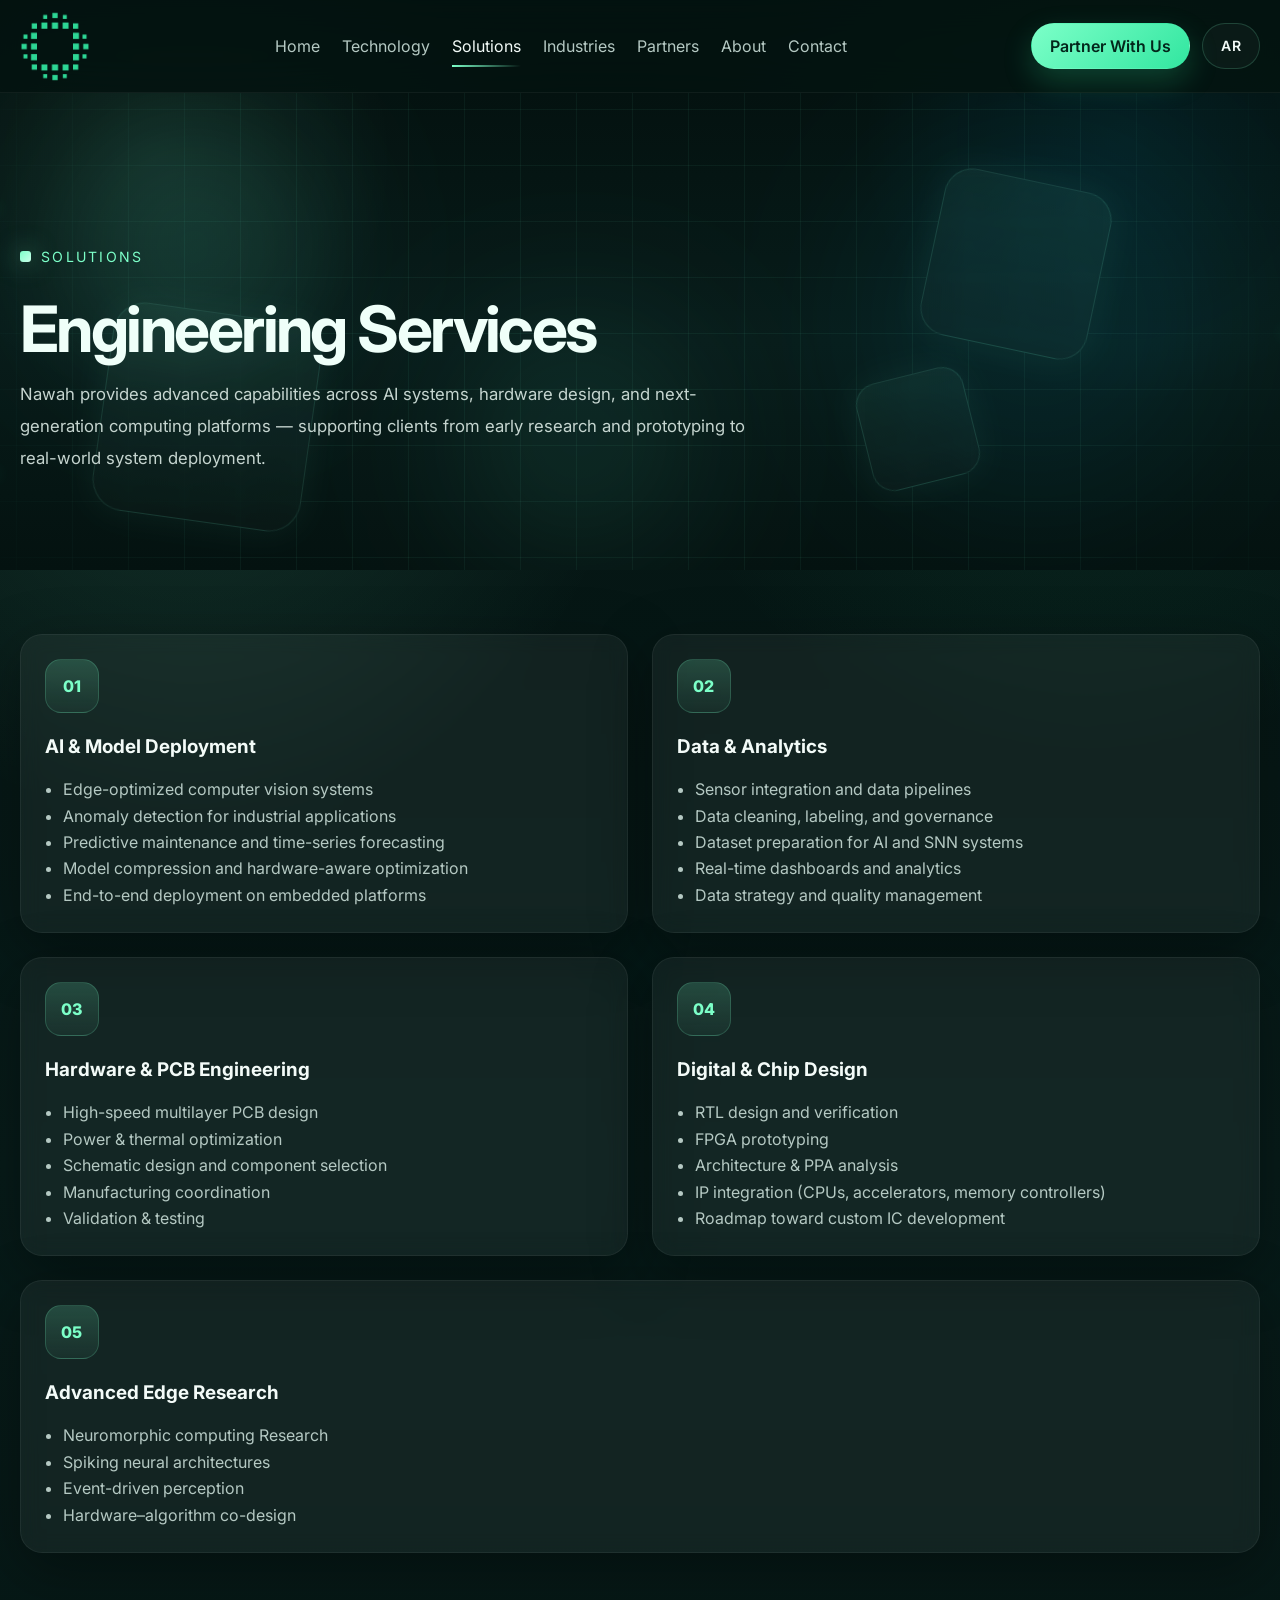
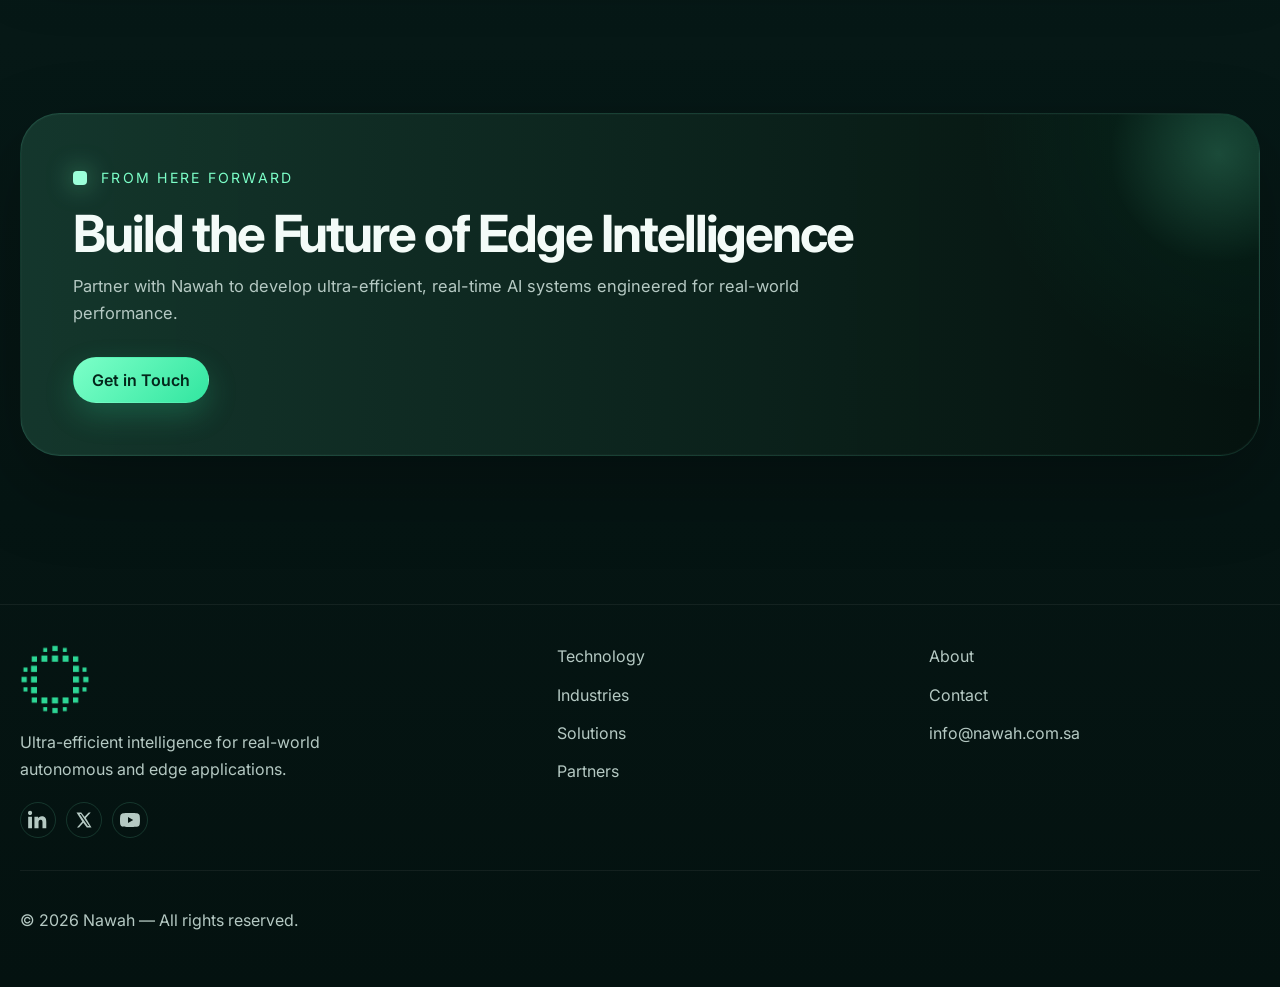
<file: solutions.html>
<!DOCTYPE html>
<html lang="en">
<head>
  <meta charset="UTF-8" />
  <meta name="viewport" content="width=device-width, initial-scale=1.0" />
  <title>Nawah | Solutions</title>

    <!-- Favicon -->
  <link rel="icon" type="image/png" href="images/Logo.png" />
  <link rel="apple-touch-icon" href="images/Logo.png" />

  <!-- Open Graph -->
  <meta property="og:type" content="website" />
  <meta property="og:site_name" content="Nawah" />
  <meta property="og:title" content="Nawah | Edge-AI Systems Engineered in Saudi Arabia" />
  <meta property="og:description" content="A Saudi engineering company building toward neuromorphic silicon, delivering edge-AI systems today." />
  <meta property="og:image" content="images/og-image.png" />
  <meta property="og:url" content="https://www.nawah.com.sa/" />

  <!-- Twitter / X Card -->
  <meta name="twitter:card" content="summary_large_image" />
  <meta name="twitter:title" content="Nawah | Edge-AI Systems Engineered in Saudi Arabia" />
  <meta name="twitter:description" content="A Saudi engineering company building toward neuromorphic silicon, delivering edge-AI systems today." />
  <meta name="twitter:image" content="images/og-image.png" />
  
  <link rel="preconnect" href="https://fonts.googleapis.com">
  <link rel="preconnect" href="https://fonts.gstatic.com" crossorigin>
  <link href="https://fonts.googleapis.com/css2?family=Inter:wght@400;500;600;700;800&family=Tajawal:wght@400;500;700;800&display=swap" rel="stylesheet">
  <link rel="stylesheet" href="styles.css" />
</head>
<body>
  <header class="topbar">
    <div class="container nav">
            <a class="logo" href="index.html"><img src="images/Logo.png" alt="Nawah Logo"></a>
      <nav class="nav-links">
        <a href="index.html" data-i18n="nav_home">Home</a>
        <a href="technology.html" data-i18n="nav_technology">Technology</a>
        <a class="active" href="solutions.html" data-i18n="nav_solutions">Solutions</a>
        <a href="industries.html" data-i18n="nav_industries">Industries</a>
        <a href="index.html#partners" data-i18n="nav_partners">Partners</a>
        <a href="about.html" data-i18n="nav_about">About</a>
        <a href="contact.html" data-i18n="nav_contact">Contact</a>
      </nav>
      <div class="nav-actions">
        <a class="btn btn-primary hide-mobile nav-cta-btn" href="contact.html" data-i18n="nav_cta">Partner With Us</a>
        <button class="lang-toggle" type="button" aria-label="Toggle language" data-i18n="lang_btn">AR</button>
        <button class="menu-toggle" type="button" aria-label="Open menu">☰</button>
      </div>
    </div>
  </header>

  <main>
    <section class="solutions-hero">
      <div class="solutions-animated-bg">
        <div class="bg-grid"></div>
        <span class="bg-orb orb-a"></span>
        <span class="bg-orb orb-b"></span>
        <span class="bg-orb orb-c"></span>

        <span class="bg-beam beam-a"></span>
        <span class="bg-beam beam-b"></span>
        <span class="bg-beam beam-c"></span>

        <div class="solutions-shape shape-1"></div>
        <div class="solutions-shape shape-2"></div>
        <div class="solutions-shape shape-3"></div>
      </div>

      <div class="container">
        <div class="solutions-hero-content">
          <span class="eyebrow reveal" data-i18n="nav_solutions">Solutions</span>
          <h1 class="reveal" data-i18n="sol_hero_title">Engineering Services</h1>
          <p class="reveal" data-i18n="sol_hero_text">
            Nawah provides advanced capabilities across AI systems, hardware design, and next-generation computing platforms — supporting clients from early research and prototyping to real-world system deployment.
          </p>
        </div>
      </div>
    </section>

    <section class="section-sm">
      <div class="container grid grid-2">
        <article class="card reveal"><div class="card-icon">01</div><h3 data-i18n="sol_1_t">AI & Model Deployment</h3><ul><li data-i18n="sol_1_li_1">Edge-optimized computer vision systems</li><li data-i18n="sol_1_li_2">Anomaly detection for industrial applications</li><li data-i18n="sol_1_li_3">Predictive maintenance and time-series forecasting</li><li data-i18n="sol_1_li_4">Model compression and hardware-aware optimization</li><li data-i18n="sol_1_li_5">End-to-end deployment on embedded platforms</li></ul></article>
        <article class="card reveal"><div class="card-icon">02</div><h3 data-i18n="sol_2_t">Data & Analytics</h3><ul><li data-i18n="sol_2_li_1">Sensor integration and data pipelines</li><li data-i18n="sol_2_li_2">Data cleaning, labeling, and governance</li><li data-i18n="sol_2_li_3">Dataset preparation for AI and SNN systems</li><li data-i18n="sol_2_li_4">Real-time dashboards and analytics</li><li data-i18n="sol_2_li_5">Data strategy and quality management</li></ul></article>
        <article class="card reveal"><div class="card-icon">03</div><h3 data-i18n="sol_3_t">Hardware & PCB Engineering</h3><ul><li data-i18n="sol_3_li_1">High-speed multilayer PCB design</li><li data-i18n="sol_3_li_2">Power & thermal optimization</li><li data-i18n="sol_3_li_3">Schematic design and component selection</li><li data-i18n="sol_3_li_4">Manufacturing coordination</li><li data-i18n="sol_3_li_5">Validation & testing</li></ul></article>
        <article class="card reveal"><div class="card-icon">04</div><h3 data-i18n="sol_4_t">Digital & Chip Design</h3><ul><li data-i18n="sol_4_li_1">RTL design and verification</li><li data-i18n="sol_4_li_2">FPGA prototyping</li><li data-i18n="sol_4_li_3">Architecture & PPA analysis</li><li data-i18n="sol_4_li_4">IP integration (CPUs, accelerators, memory controllers)</li><li data-i18n="sol_4_li_5">Roadmap toward custom IC development</li></ul></article>
        <article class="card reveal" style="grid-column: 1 / -1;"><div class="card-icon">05</div><h3 data-i18n="sol_5_full_t">Advanced Edge Research</h3><ul><li data-i18n="sol_5_li_1">Neuromorphic computing Research</li><li data-i18n="sol_5_li_2">Spiking neural architectures</li><li data-i18n="sol_5_li_3">Event-driven perception</li><li data-i18n="sol_5_li_4">Hardware–algorithm co-design</li></ul></article>
      </div>
    </section>
  </main>

    <!-- CONTACT CTA -->


    <section class="section">
      <div class="container">
        <div class="premium-panel reveal show">
          <span class="eyebrow" data-i18n="cta_eyebrow">From Here Forward</span>
          <h2 class="section-title" style="margin-bottom:12px;" data-i18n="cta_title">
            Build the Future of Edge Intelligence
          </h2>
          <p class="section-lead" data-i18n="cta_text">
            Partner with Nawah to develop ultra-efficient, real-time AI systems engineered for real-world performance.
          </p>
          <div class="btn-group">
            <a class="btn btn-primary" href="contact.html" data-i18n="cta_btn1">Get in Touch</a>
          
          </div>
        </div>
      </div>
    </section>
  </main>

  
    <footer class="footer">
    <div class="container">
      <div class="footer-grid">
        <div class="footer-brand">
          <a class="logo" href="index.html"><img src="images/Logo.png" alt="Nawah Logo"></a>
          <p data-i18n="footer_text">Ultra-efficient intelligence for real-world autonomous and edge applications.</p>
          <div class="footer-social">
            <a href="#" aria-label="LinkedIn" target="_blank" rel="noopener" class="social-link">
              <svg viewBox="0 0 24 24" width="20" height="20" fill="currentColor" aria-hidden="true"><path d="M4.98 3.5C4.98 4.88 3.87 6 2.5 6S0 4.88 0 3.5 1.12 1 2.5 1s2.48 1.12 2.48 2.5zM.22 8h4.56v14H.22V8zm7.5 0h4.37v1.92h.06c.61-1.16 2.1-2.38 4.32-2.38 4.62 0 5.47 3.04 5.47 7v7.46h-4.56v-6.6c0-1.57-.03-3.6-2.2-3.6-2.2 0-2.54 1.72-2.54 3.49V22H7.72V8z"/></svg>
            </a>
            <a href="#" aria-label="X (Twitter)" target="_blank" rel="noopener" class="social-link">
              <svg viewBox="0 0 24 24" width="18" height="18" fill="currentColor" aria-hidden="true"><path d="M18.244 2H21l-6.56 7.49L22 22h-6.18l-4.83-6.31L5.4 22H2.64l7.02-8.02L2 2h6.34l4.37 5.78L18.244 2zm-1.08 18h1.71L7.91 4h-1.8l11.05 16z"/></svg>
            </a>
            <a href="#" aria-label="YouTube" target="_blank" rel="noopener" class="social-link">
              <svg viewBox="0 0 24 24" width="20" height="20" fill="currentColor" aria-hidden="true"><path d="M23.5 6.2a3.02 3.02 0 0 0-2.13-2.14C19.5 3.5 12 3.5 12 3.5s-7.5 0-9.37.56A3.02 3.02 0 0 0 .5 6.2C0 8.07 0 12 0 12s0 3.93.5 5.8a3.02 3.02 0 0 0 2.13 2.14C4.5 20.5 12 20.5 12 20.5s7.5 0 9.37-.56a3.02 3.02 0 0 0 2.13-2.14C24 15.93 24 12 24 12s0-3.93-.5-5.8zM9.6 15.6V8.4l6.24 3.6-6.24 3.6z"/></svg>
            </a>
          </div>
        </div>
        <div class="footer-links">
          <a href="technology.html" data-i18n="nav_technology">Technology</a>
        <a href="industries.html" data-i18n="nav_industries">Industries</a>
        <a href="solutions.html" data-i18n="nav_solutions">Solutions</a>
          <a href="index.html#partners" data-i18n="nav_partners">Partners</a>
        </div>
        <div class="footer-links">
          <a href="about.html" data-i18n="nav_about">About</a>
          <a href="contact.html" data-i18n="nav_contact">Contact</a>
          <a href="mailto:info@nawah.com.sa">info@nawah.com.sa</a>
        </div>
      </div>
      <div class="footer-bottom">
        <p>© <span class="year"></span> <span data-i18n="brand">Nawah</span> — <span data-i18n="footer_copy">All rights reserved.</span></p>
      </div>
    </div>
  </footer>
  <script src="script.js"></script>
</body>
</html>
</file>
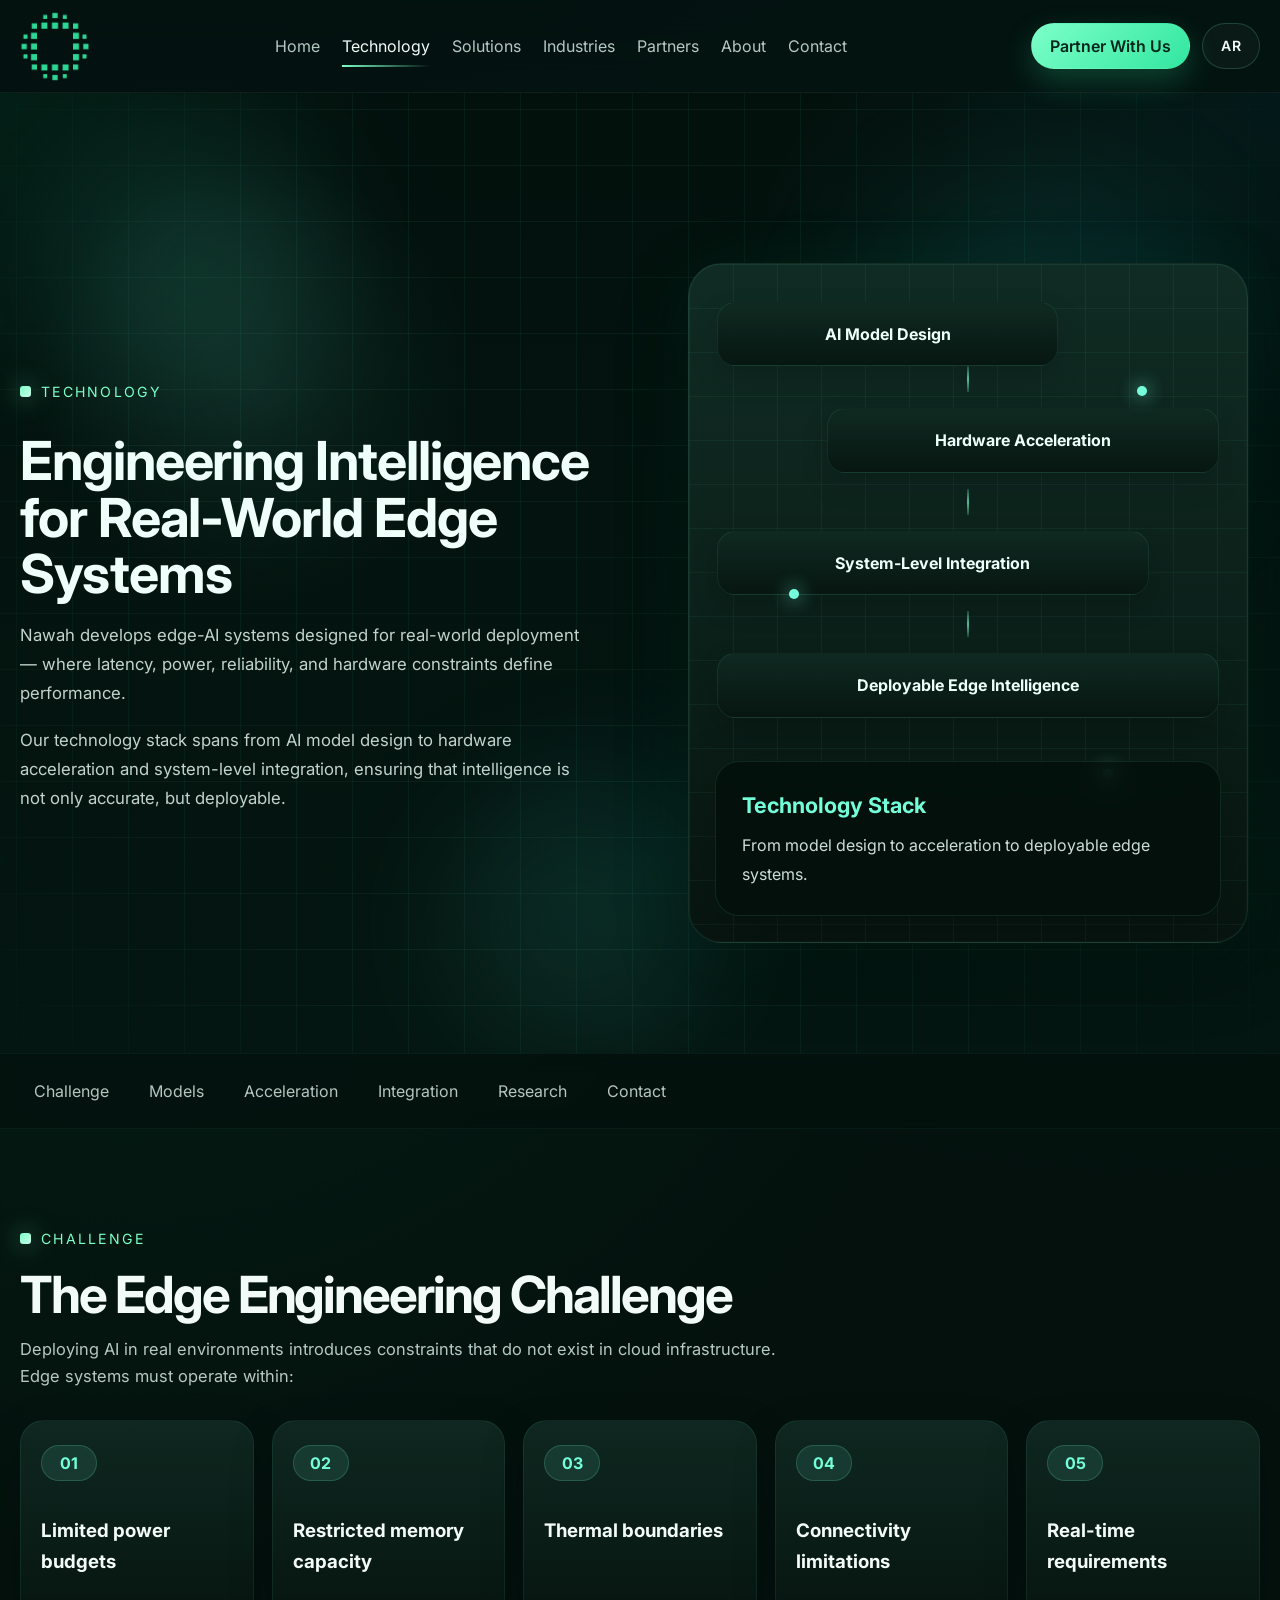
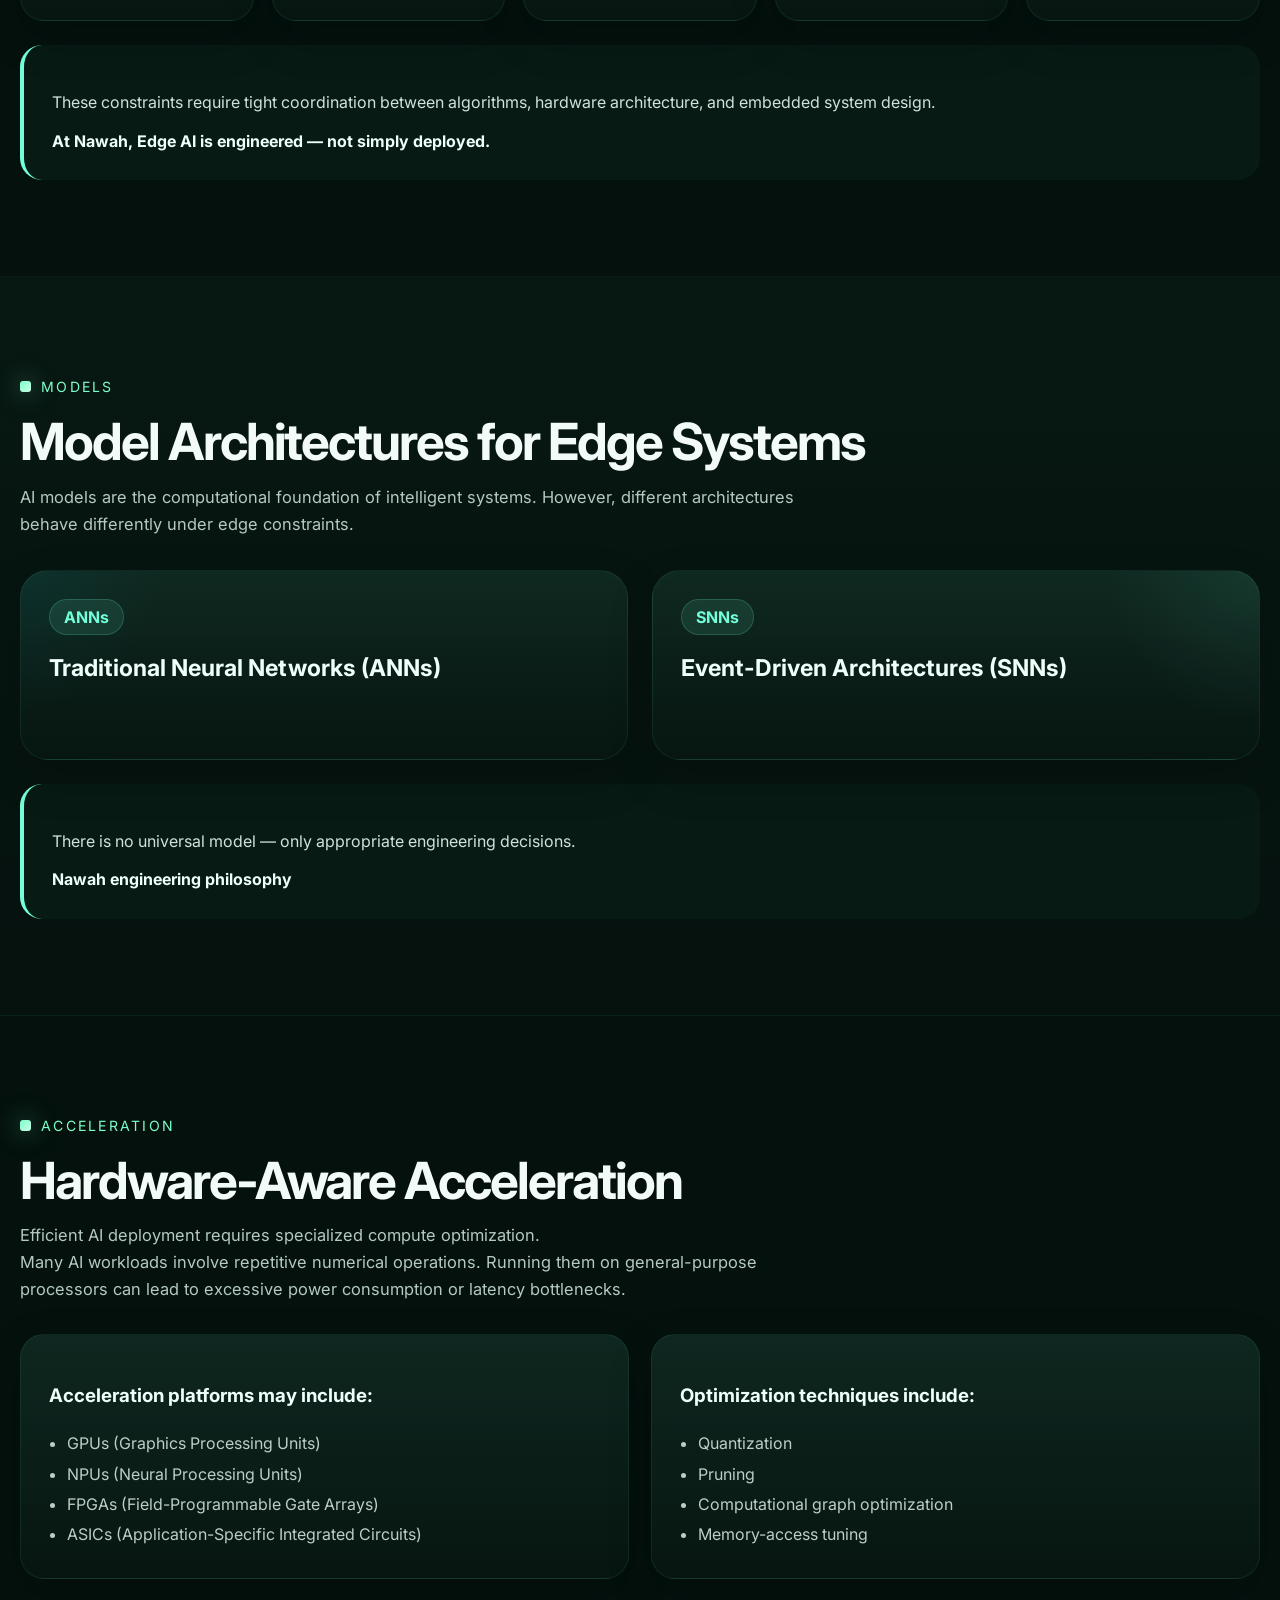
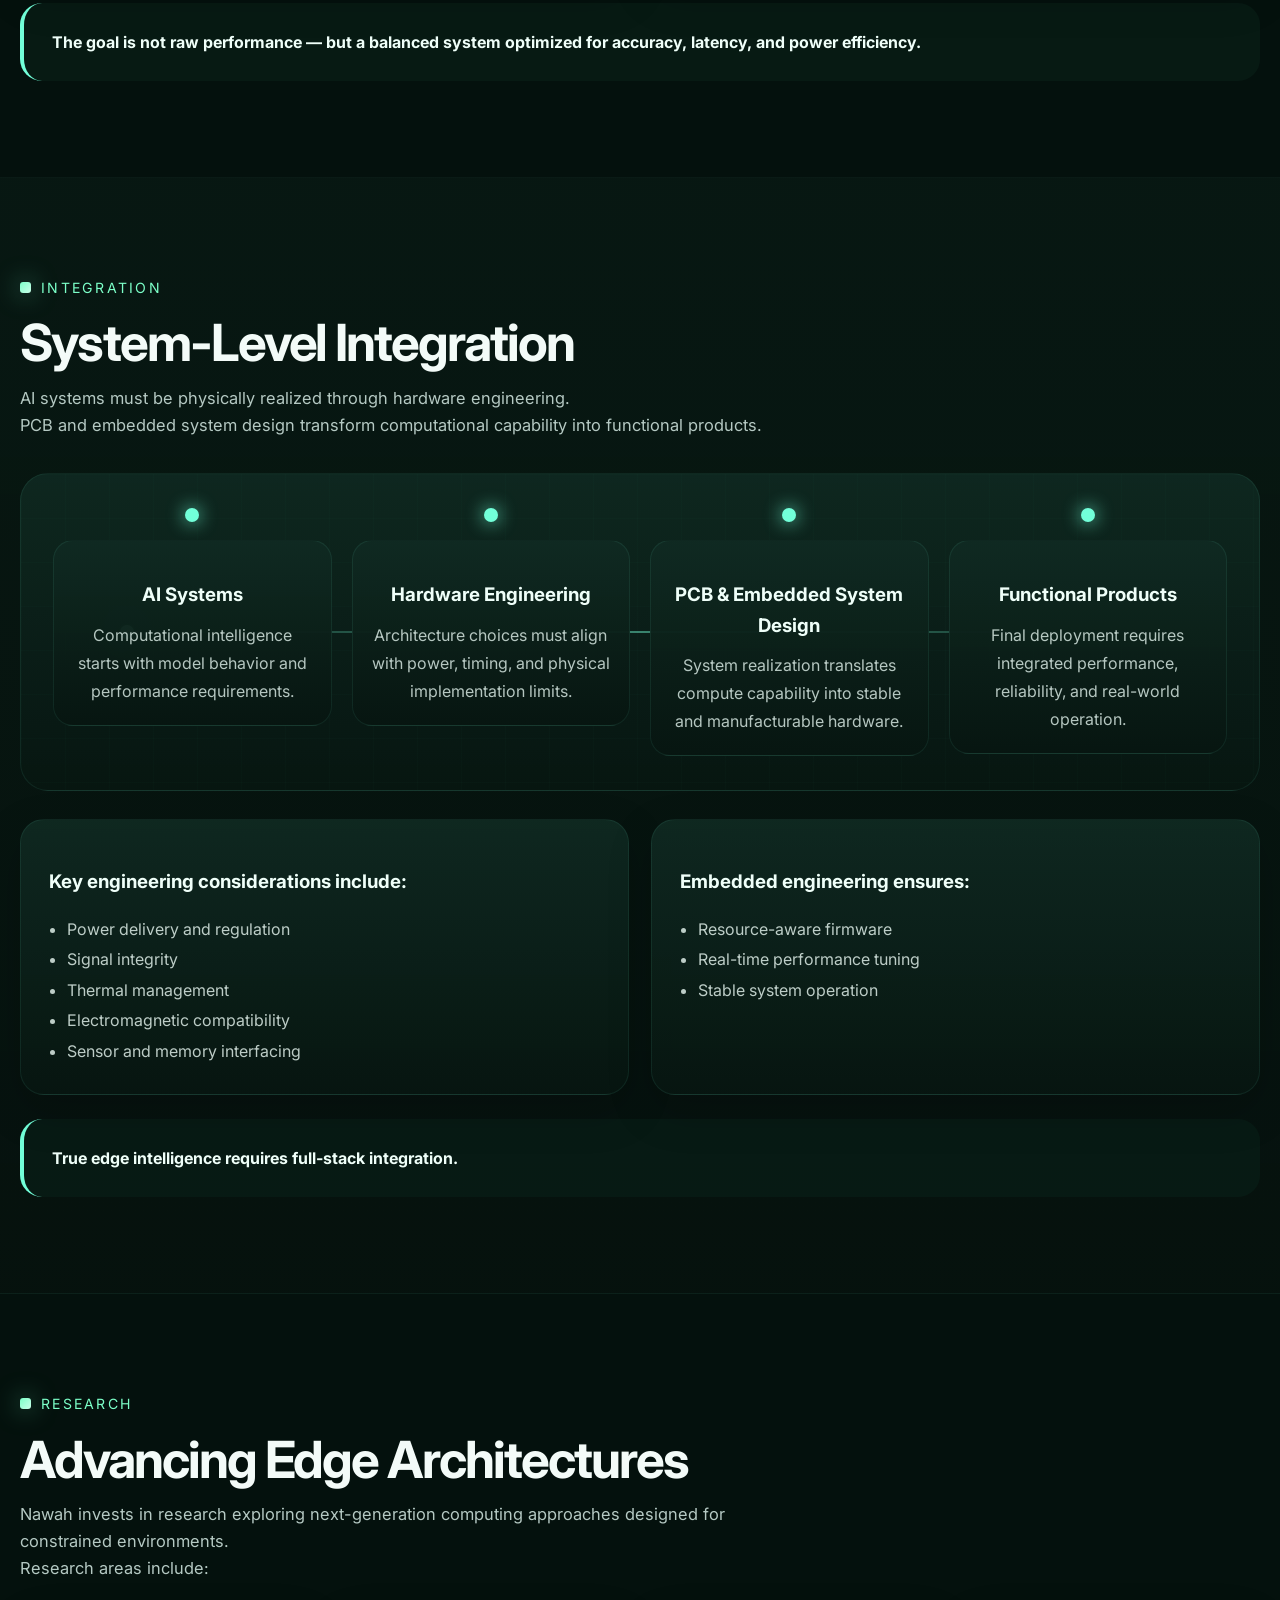
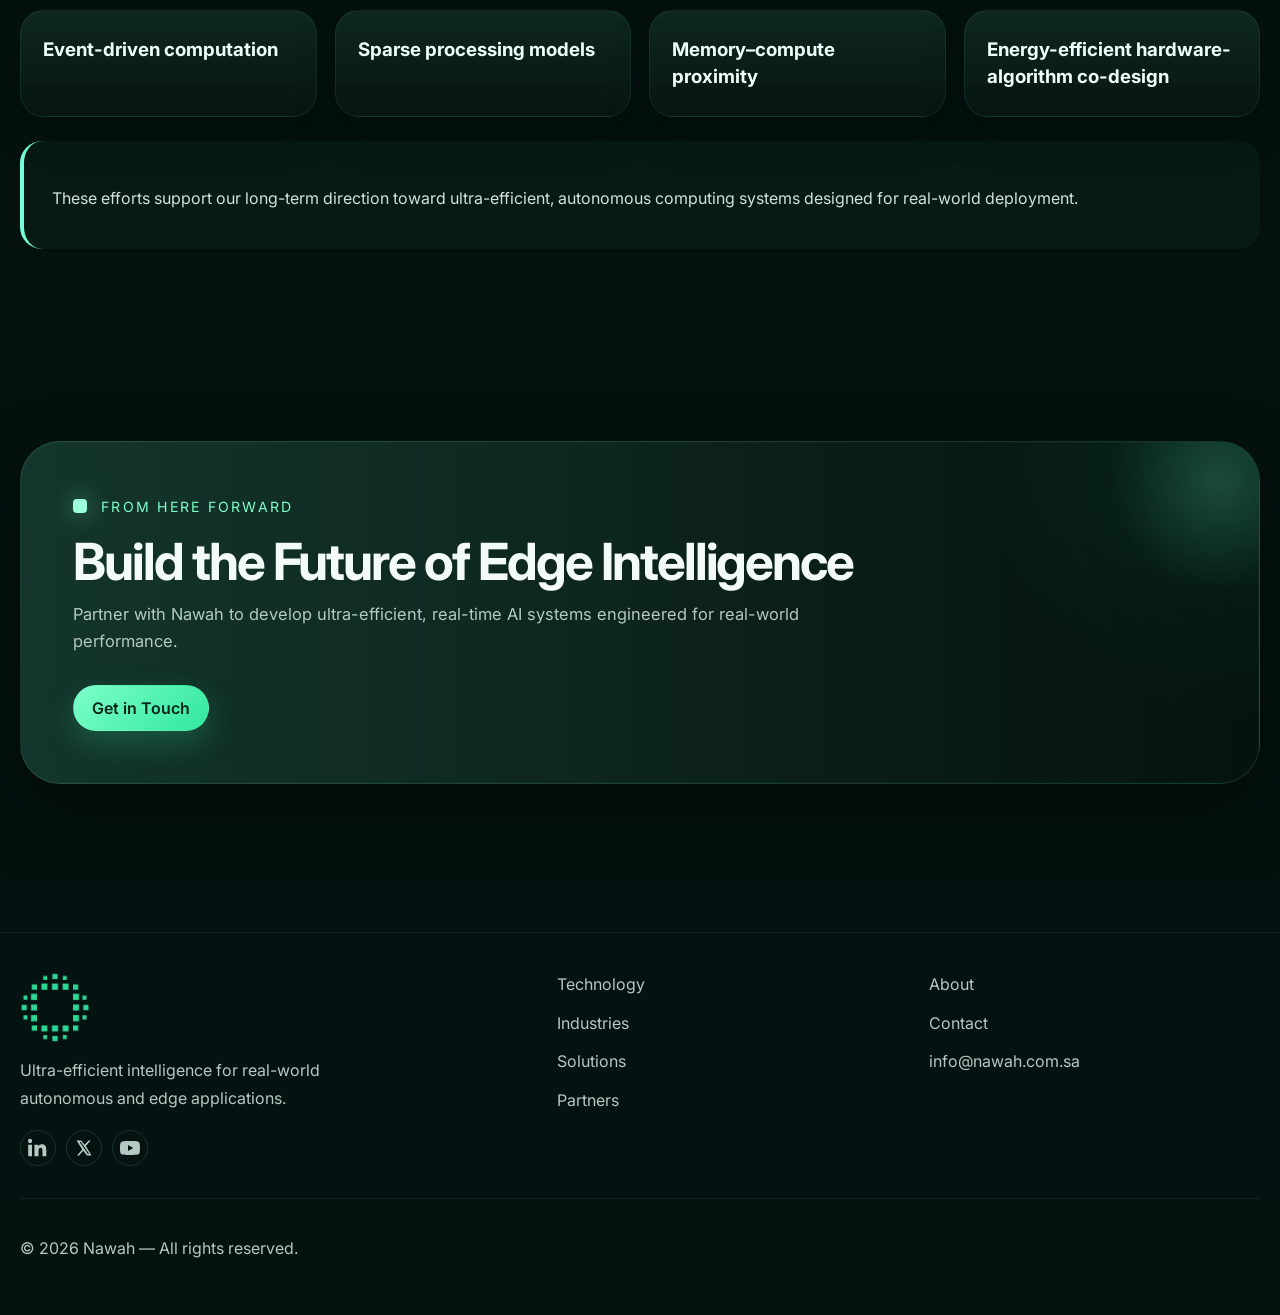
<file: technology.html>
<!DOCTYPE html>
<html lang="en">
<head>
  <meta charset="UTF-8" />
  <meta name="viewport" content="width=device-width, initial-scale=1.0" />
  <title>Nawah | Technology</title>
  <meta name="description" content="Engineering Intelligence for Real-World Edge Systems" />

    <!-- Favicon -->
  <link rel="icon" type="image/png" href="images/Logo.png" />
  <link rel="apple-touch-icon" href="images/Logo.png" />

  <!-- Open Graph -->
  <meta property="og:type" content="website" />
  <meta property="og:site_name" content="Nawah" />
  <meta property="og:title" content="Nawah | Edge-AI Systems Engineered in Saudi Arabia" />
  <meta property="og:description" content="A Saudi engineering company building toward neuromorphic silicon, delivering edge-AI systems today." />
  <meta property="og:image" content="images/og-image.png" />
  <meta property="og:url" content="https://www.nawah.com.sa/" />

  <!-- Twitter / X Card -->
  <meta name="twitter:card" content="summary_large_image" />
  <meta name="twitter:title" content="Nawah | Edge-AI Systems Engineered in Saudi Arabia" />
  <meta name="twitter:description" content="A Saudi engineering company building toward neuromorphic silicon, delivering edge-AI systems today." />
  <meta name="twitter:image" content="images/og-image.png" />
  
  <link rel="preconnect" href="https://fonts.googleapis.com" />
  <link rel="preconnect" href="https://fonts.gstatic.com" crossorigin />
  <link href="https://fonts.googleapis.com/css2?family=Inter:wght@400;500;600;700;800&family=Tajawal:wght@400;500;700;800&display=swap" rel="stylesheet" />
  <link rel="stylesheet" href="styles.css" />
</head>
<body>

  <header class="topbar">
    <div class="container nav">
      <a class="logo" href="index.html">
        <img src="images/Logo.png" alt="Nawah Logo" class="logo-img" />
      </a>

      <nav class="nav-links">
        <a href="index.html" data-i18n="nav_home">Home</a>
        <a class="active" href="technology.html" data-i18n="nav_technology">Technology</a>
        <a href="solutions.html" data-i18n="nav_solutions">Solutions</a>
        <a href="industries.html" data-i18n="nav_industries">Industries</a>
        <a href="index.html#partners" data-i18n="nav_partners">Partners</a>
        <a href="about.html" data-i18n="nav_about">About</a>
        <a href="contact.html" data-i18n="nav_contact">Contact</a>
      </nav>

      <div class="nav-actions">
        <a class="btn btn-primary hide-mobile nav-cta-btn" href="contact.html" data-i18n="nav_cta">Partner With Us</a>
        <button class="lang-toggle" type="button" aria-label="Toggle language" data-i18n="lang_btn">AR</button>
        <button class="menu-toggle" type="button" aria-label="Open menu">☰</button>
      </div>
    </div>
  </header>

  <main class="technology-page">

<!-- HERO -->
    <section class="tech-hero">
  <div class="tech-animated-bg" aria-hidden="true">
    <span class="bg-orb orb-a"></span>
    <span class="bg-orb orb-b"></span>
    <span class="bg-orb orb-c"></span>

    <span class="bg-beam beam-a"></span>
    <span class="bg-beam beam-b"></span>
    <span class="bg-beam beam-c"></span>

    <div class="bg-grid"></div>
  </div>

  <div class="container tech-hero-grid">
    <div class="tech-hero-copy">
      <span class="eyebrow" data-i18n="nav_technology">Technology</span>
      <h1 data-i18n="tech_hero_title">Engineering Intelligence for Real-World Edge Systems</h1>
      <p data-i18n="tech_hero_p1">Nawah develops edge-AI systems designed for real-world deployment — where latency, power, reliability, and hardware constraints define performance.</p>
      <p data-i18n="tech_hero_p2">Our technology stack spans from AI model design to hardware acceleration and system-level integration, ensuring that intelligence is not only accurate, but deployable.</p>
    </div>

    <div class="tech-hero-visual">
      <div class="tech-visual-board">
        <div class="board-grid"></div>

        <div class="stack-card sc-1" data-i18n="tech_stack_1">AI Model Design</div>
        <div class="stack-link"></div>

        <div class="stack-card sc-2" data-i18n="tech_stack_2">Hardware Acceleration</div>
        <div class="stack-link"></div>

        <div class="stack-card sc-3" data-i18n="tech_stack_3">System-Level Integration</div>
        <div class="stack-link"></div>

        <div class="stack-card sc-4" data-i18n="tech_stack_4">Deployable Edge Intelligence</div>

        <span class="stack-pulse sp-1"></span>
        <span class="stack-pulse sp-2"></span>
        <span class="stack-pulse sp-3"></span>

        <div class="glass-insight">
          <strong data-i18n="tech_stack_label">Technology Stack</strong>
          <span data-i18n="tech_stack_desc">From model design to acceleration to deployable edge systems.</span>
        </div>
      </div>
    </div>
  </div>
</section>


    <!-- STICKY NAV -->
    <section class="tech-anchor-bar">
      <div class="container">
        <div class="tech-anchor-links">
          <a href="#challenge" data-i18n="tech_anchor_1">Challenge</a>
          <a href="#models" data-i18n="tech_anchor_2">Models</a>
          <a href="#acceleration" data-i18n="tech_anchor_3">Acceleration</a>
          <a href="#integration" data-i18n="tech_anchor_4">Integration</a>
          <a href="#research" data-i18n="tech_anchor_5">Research</a>
          <a href="contact.html" data-i18n="tech_anchor_6">Contact</a>
        </div>
      </div>
    </section>

    <!-- CHALLENGE -->
    <section id="challenge" class="section tech-section">
      <div class="container">
        <div class="section-header">
          <div>
            <span class="eyebrow" data-i18n="tech_challenge_eyebrow">CHALLENGE</span>
            <h2 class="section-title" data-i18n="tech_challenge_title">The Edge Engineering Challenge</h2>
            <p class="section-lead" data-i18n="tech_challenge_lead">
              Deploying AI in real environments introduces constraints that do not exist in cloud infrastructure.Edge systems must operate within: </p>
          </div>
        </div>

        <div class="constraint-grid">
          <article class="constraint-card info-card">
            <div class="constraint-no">01</div>
            <h3 data-i18n="tech_con_1">Limited power budgets</h3>
          </article>

          <article class="constraint-card info-card">
            <div class="constraint-no">02</div>
            <h3 data-i18n="tech_con_2">Restricted memory capacity</h3>
          </article>

          <article class="constraint-card info-card">
            <div class="constraint-no">03</div>
            <h3 data-i18n="tech_con_3">Thermal boundaries</h3>
          </article>

          <article class="constraint-card info-card">
            <div class="constraint-no">04</div>
            <h3 data-i18n="tech_con_4">Connectivity limitations</h3>
          </article>

          <article class="constraint-card info-card">
            <div class="constraint-no">05</div>
            <h3 data-i18n="tech_con_5">Real-time requirements</h3>
          </article>
        </div>

        <div class="statement-panel">
          <p data-i18n="tech_challenge_panel_1">
            These constraints require tight coordination between algorithms, hardware architecture, and embedded system design.
          </p>
          <strong data-i18n="tech_challenge_panel_2">At Nawah, Edge AI is engineered — not simply deployed.</strong>
        </div>
      </div>
    </section>


<!-- MODELS -->
<section id="models" class="section tech-section section-dark">
  <div class="container">
    <div class="section-header">
      <div>
        <span class="eyebrow" data-i18n="tech_models_eyebrow">MODELS</span>
        <h2 class="section-title" data-i18n="tech_models_title">Model Architectures for Edge Systems</h2>
        <p class="section-lead" data-i18n="tech_models_lead">
          AI models are the computational foundation of intelligent systems. However, different architectures behave differently under edge constraints.
        </p>
      </div>
    </div>

    <div class="model-compare clean-models">
      <article class="model-hover-card ann-card">
        <div class="model-card-head">
          <div class="model-chip">ANNs</div>
          <h3 data-i18n="tech_ann_title">Traditional Neural Networks (ANNs)</h3>
        </div>

        <div class="model-card-body">
          <p data-i18n="tech_ann_p1">
            Artificial Neural Networks — including CNNs and transformer-based models — rely on dense numerical computation and are widely used in vision, language, and signal processing.
          </p>
          <p data-i18n="tech_ann_p2">
            They provide strong accuracy, but can be resource-intensive depending on architecture size and deployment target.
          </p>
        </div>
      </article>

      <article class="model-hover-card snn-card">
        <div class="model-card-head">
          <div class="model-chip">SNNs</div>
          <h3 data-i18n="tech_snn_title">Event-Driven Architectures (SNNs)</h3>
        </div>

        <div class="model-card-body">

          <p data-i18n="tech_snn_p1">
            Spiking Neural Networks operate through time-based discrete events rather than continuous numerical propagation.
          </p>

          <p data-i18n="tech_snn_p2">
            This approach aligns naturally with temporal data and event-driven sensing environments.
          </p>

          <div class="model-block">
            <strong data-i18n="tech_snn_adv_label">Potential advantages include:</strong>
            <ul>
              <li data-i18n="tech_snn_adv_1">Sparse activation patterns</li>
              <li data-i18n="tech_snn_adv_2">Time-domain processing</li>
              <li data-i18n="tech_snn_adv_3">Energy-aware computation</li>
            </ul>
          </div>

          <div class="model-block">
            <strong data-i18n="tech_snn_select_label">Architecture selection depends on:</strong>
            <ul>
              <li data-i18n="tech_snn_select_1">Data modality</li>
              <li data-i18n="tech_snn_select_2">Application requirements</li>
              <li data-i18n="tech_snn_select_3">Deployment constraints</li>
              <li data-i18n="tech_snn_select_4">Hardware alignment</li>
            </ul>
          </div>

        </div>
      </article>
    </div>

        <div class="statement-panel">
          <p data-i18n="tech_quote_text">
            There is no universal model – only appropriate engineering decisions.
          </p>

          <strong data-i18n="tech_quote_by">
            Nawah engineering philosophy
          </strong>
        </div>

  </div>


      
</section>
    <!-- ACCELERATION -->
    <section id="acceleration" class="section tech-section">
      <div class="container">
        <div class="section-header">
          <div>
            <span class="eyebrow" data-i18n="tech_accel_eyebrow">ACCELERATION</span>
            <h2 class="section-title" data-i18n="tech_accel_title">Hardware-Aware Acceleration</h2>
            <p class="section-lead" data-i18n="tech_accel_lead_1">Efficient AI deployment requires specialized compute optimization.</p>
            <p class="section-lead" data-i18n="tech_accel_lead_2">
              Many AI workloads involve repetitive numerical operations. Running them on general-purpose processors can lead to excessive power consumption or latency bottlenecks.
            </p>
          </div>
        </div>

        <div class="accel-layout">
          <article class="accel-panel">
            <h3 data-i18n="tech_accel_platforms_t">Acceleration platforms may include:</h3>
            <ul class="tech-list">
              <li data-i18n="tech_accel_p_1">GPUs (Graphics Processing Units)</li>
              <li data-i18n="tech_accel_p_2">NPUs (Neural Processing Units)</li>
              <li data-i18n="tech_accel_p_3">FPGAs (Field-Programmable Gate Arrays)</li>
              <li data-i18n="tech_accel_p_4">ASICs (Application-Specific Integrated Circuits)</li>
            </ul>
          </article>

          <article class="accel-panel">
            <h3 data-i18n="tech_accel_opt_t">Optimization techniques include:</h3>
            <ul class="tech-list">
              <li data-i18n="tech_accel_o_1">Quantization</li>
              <li data-i18n="tech_accel_o_2">Pruning</li>
              <li data-i18n="tech_accel_o_3">Computational graph optimization</li>
              <li data-i18n="tech_accel_o_4">Memory-access tuning</li>
            </ul>
          </article>
        </div>

        <div class="statement-panel">
          <strong data-i18n="tech_accel_statement">The goal is not raw performance — but a balanced system optimized for accuracy, latency, and power efficiency.</strong>
        </div>
      </div>
    </section>

    <!-- INTEGRATION -->
    <section id="integration" class="section tech-section section-dark">
      <div class="container">
        <div class="section-header">
          <div>
            <span class="eyebrow" data-i18n="tech_int_eyebrow">INTEGRATION</span>
            <h2 class="section-title" data-i18n="tech_int_title">System-Level Integration</h2>
            <p class="section-lead" data-i18n="tech_int_lead_1">AI systems must be physically realized through hardware engineering.</p>
            <p class="section-lead" data-i18n="tech_int_lead_2">
              PCB and embedded system design transform computational capability into functional products.
            </p>
          </div>
        </div>

        <div class="integration-interactive">
          <div class="integration-track"></div>

          <article class="integration-step">
            <span class="step-dot"></span>
            <div class="step-box">
              <h3 data-i18n="tech_int_1_t">AI Systems</h3>
              <p data-i18n="tech_int_1_d">Computational intelligence starts with model behavior and performance requirements.</p>
            </div>
          </article>

          <article class="integration-step">
            <span class="step-dot"></span>
            <div class="step-box">
              <h3 data-i18n="tech_int_2_t">Hardware Engineering</h3>
              <p data-i18n="tech_int_2_d">Architecture choices must align with power, timing, and physical implementation limits.</p>
            </div>
          </article>

          <article class="integration-step">
            <span class="step-dot"></span>
            <div class="step-box">
              <h3 data-i18n="tech_int_3_t">PCB & Embedded System Design</h3>
              <p data-i18n="tech_int_3_d">System realization translates compute capability into stable and manufacturable hardware.</p>
            </div>
          </article>

          <article class="integration-step">
            <span class="step-dot"></span>
            <div class="step-box">
              <h3 data-i18n="tech_int_4_t">Functional Products</h3>
              <p data-i18n="tech_int_4_d">Final deployment requires integrated performance, reliability, and real-world operation.</p>
            </div>
          </article>

          <span class="signal-runner"></span>
        </div>

        <div class="integration-grid">
          <article class="integration-panel">
            <h3 data-i18n="tech_int_eng_t">Key engineering considerations include:</h3>
            <ul class="tech-list">
              <li data-i18n="tech_int_eng_1">Power delivery and regulation</li>
              <li data-i18n="tech_int_eng_2">Signal integrity</li>
              <li data-i18n="tech_int_eng_3">Thermal management</li>
              <li data-i18n="tech_int_eng_4">Electromagnetic compatibility</li>
              <li data-i18n="tech_int_eng_5">Sensor and memory interfacing</li>
            </ul>
          </article>

          <article class="integration-panel">
            <h3 data-i18n="tech_int_ens_t">Embedded engineering ensures:</h3>
            <ul class="tech-list">
              <li data-i18n="tech_int_ens_1">Resource-aware firmware</li>
              <li data-i18n="tech_int_ens_2">Real-time performance tuning</li>
              <li data-i18n="tech_int_ens_3">Stable system operation</li>
            </ul>
          </article>
        </div>

        <div class="statement-panel">
          <strong data-i18n="tech_int_statement">True edge intelligence requires full-stack integration.</strong>
        </div>
      </div>
    </section>

    <!-- RESEARCH -->
    <section id="research" class="section tech-section">
      <div class="container">
        <div class="section-header">
          <div>
            <span class="eyebrow" data-i18n="tech_res_eyebrow">RESEARCH</span>
            <h2 class="section-title" data-i18n="tech_res_title">Advancing Edge Architectures</h2>
            <p class="section-lead" data-i18n="tech_res_lead_1">
              Nawah invests in research exploring next-generation computing approaches designed for constrained environments. </p>
            <p class="section-lead" data-i18n="tech_res_lead_2">Research areas include:  </p>         
          </div>
        </div>

        <div class="research-cards">
          <article class="research-card clean-hover-card">
            <div class="research-front">
              <h3 data-i18n="tech_res_1">Event-driven computation</h3>
            </div>

          </article>

          <article class="research-card clean-hover-card">
            <div class="research-front">
              <h3 data-i18n="tech_res_2">Sparse processing models</h3>
            </div>

          </article>

          <article class="research-card clean-hover-card">
            <div class="research-front">
              <h3 data-i18n="tech_res_3">Memory–compute proximity</h3>
            </div>

          </article>

          <article class="research-card clean-hover-card">
            <div class="research-front">
              <h3 data-i18n="tech_res_4">Energy-efficient hardware-algorithm co-design</h3>
            </div>
          </article>
        </div>

        <div class="statement-panel">
          <p data-i18n="tech_res_statement">
            These efforts support our long-term direction toward ultra-efficient, autonomous computing systems designed for real-world deployment.          </p>
        </div>
      </div>
    </section>

    <!-- CONTACT CTA -->


    <section class="section">
      <div class="container">
        <div class="premium-panel reveal show">
          <span class="eyebrow" data-i18n="cta_eyebrow">From Here Forward</span>
          <h2 class="section-title" style="margin-bottom:12px;" data-i18n="cta_title">
            Build the Future of Edge Intelligence
          </h2>
          <p class="section-lead" data-i18n="cta_text">
            Partner with Nawah to develop ultra-efficient, real-time AI systems engineered for real-world performance.
          </p>
          <div class="btn-group">
            <a class="btn btn-primary" href="contact.html" data-i18n="cta_btn1">Get in Touch</a>
          
          </div>
        </div>
      </div>
    </section>
  </main>

  
    <footer class="footer">
    <div class="container">
      <div class="footer-grid">
        <div class="footer-brand">
          <a class="logo" href="index.html"><img src="images/Logo.png" alt="Nawah Logo"></a>
          <p data-i18n="footer_text">Ultra-efficient intelligence for real-world autonomous and edge applications.</p>
          <div class="footer-social">
            <a href="#" aria-label="LinkedIn" target="_blank" rel="noopener" class="social-link">
              <svg viewBox="0 0 24 24" width="20" height="20" fill="currentColor" aria-hidden="true"><path d="M4.98 3.5C4.98 4.88 3.87 6 2.5 6S0 4.88 0 3.5 1.12 1 2.5 1s2.48 1.12 2.48 2.5zM.22 8h4.56v14H.22V8zm7.5 0h4.37v1.92h.06c.61-1.16 2.1-2.38 4.32-2.38 4.62 0 5.47 3.04 5.47 7v7.46h-4.56v-6.6c0-1.57-.03-3.6-2.2-3.6-2.2 0-2.54 1.72-2.54 3.49V22H7.72V8z"/></svg>
            </a>
            <a href="#" aria-label="X (Twitter)" target="_blank" rel="noopener" class="social-link">
              <svg viewBox="0 0 24 24" width="18" height="18" fill="currentColor" aria-hidden="true"><path d="M18.244 2H21l-6.56 7.49L22 22h-6.18l-4.83-6.31L5.4 22H2.64l7.02-8.02L2 2h6.34l4.37 5.78L18.244 2zm-1.08 18h1.71L7.91 4h-1.8l11.05 16z"/></svg>
            </a>
            <a href="#" aria-label="YouTube" target="_blank" rel="noopener" class="social-link">
              <svg viewBox="0 0 24 24" width="20" height="20" fill="currentColor" aria-hidden="true"><path d="M23.5 6.2a3.02 3.02 0 0 0-2.13-2.14C19.5 3.5 12 3.5 12 3.5s-7.5 0-9.37.56A3.02 3.02 0 0 0 .5 6.2C0 8.07 0 12 0 12s0 3.93.5 5.8a3.02 3.02 0 0 0 2.13 2.14C4.5 20.5 12 20.5 12 20.5s7.5 0 9.37-.56a3.02 3.02 0 0 0 2.13-2.14C24 15.93 24 12 24 12s0-3.93-.5-5.8zM9.6 15.6V8.4l6.24 3.6-6.24 3.6z"/></svg>
            </a>
          </div>
        </div>
        <div class="footer-links">
          <a href="technology.html" data-i18n="nav_technology">Technology</a>
        <a href="industries.html" data-i18n="nav_industries">Industries</a>
        <a href="solutions.html" data-i18n="nav_solutions">Solutions</a>
          <a href="index.html#partners" data-i18n="nav_partners">Partners</a>
        </div>
        <div class="footer-links">
          <a href="about.html" data-i18n="nav_about">About</a>
          <a href="contact.html" data-i18n="nav_contact">Contact</a>
          <a href="mailto:info@nawah.com.sa">info@nawah.com.sa</a>
        </div>
      </div>
      <div class="footer-bottom">
        <p>© <span class="year"></span> <span data-i18n="brand">Nawah</span> — <span data-i18n="footer_copy">All rights reserved.</span></p>
      </div>
    </div>
  </footer>

  <script src="script.js"></script>
</body>
</html>
</file>
<file: styles.css>
:root {
  --bg: #041412;
  --bg-2: #071c19;
  --bg-3: #0b2622;
  --card: rgba(255, 255, 255, 0.05);
  --card-2: rgba(255, 255, 255, 0.07);
  --text: #f3fbf8;
  --muted: #b5c9c3;
  --muted-2: #7d948d;
  --line: rgba(255, 255, 255, 0.08);
  --primary: #7cffc8;
  --primary-2: #32e6a0;
  --primary-3: #caffea;
  --shadow: 0 18px 60px rgba(0, 0, 0, 0.35);
  --radius: 22px;
  --radius-sm: 14px;
  --container: 1240px;
  --transition: 0.3s ease;
}

* {
  box-sizing: border-box;
}

html {
  scroll-behavior: smooth;
}

/* Offset anchored sections so they don't tuck under the sticky header */
section[id] {
  scroll-margin-top: 100px;
}

@media (max-width: 820px) {
  section[id] {
    scroll-margin-top: 84px;
  }
}

body {
  margin: 0;
  font-family: "Inter", "Segoe UI", Tahoma, Arial, sans-serif;
  color: var(--text);
  background:
    radial-gradient(circle at 15% 15%, rgba(124, 255, 200, 0.12), transparent 18%),
    radial-gradient(circle at 85% 12%, rgba(50, 230, 160, 0.1), transparent 18%),
    linear-gradient(180deg, #041210 0%, #071b19 45%, #041210 100%);
  line-height: 1.65;
  overflow-x: hidden;
}

body[dir="rtl"] {
  font-family: "Tajawal", "Cairo", "Segoe UI", Tahoma, Arial, sans-serif;
}

img {
  max-width: 100%;
  display: block;
}

a {
  color: inherit;
  text-decoration: none;
}

button,
input,
textarea,
select {
  font: inherit;
}

.container {
  width: min(100% - 32px, var(--container));
  margin-inline: auto;
}

.section {
  padding: 96px 0;
}

.section-sm {
  padding: 64px 0;
}

.eyebrow {
  display: inline-flex;
  align-items: center;
  gap: 10px;
  color: var(--primary);
  font-size: 0.88rem;
  letter-spacing: 0.16em;
  text-transform: uppercase;
  margin-bottom: 16px;
}

body[dir="rtl"] .eyebrow {
  letter-spacing: 0.06em;
}

.eyebrow::before {
  content: "";
  width: 11px;
  height: 11px;
  border-radius: 3px;
  background: linear-gradient(135deg, var(--primary), var(--primary-3));
  box-shadow: 0 0 24px rgba(124, 255, 200, 0.55);
}

.section-title {
  margin: 0 0 14px;
  font-size: clamp(2rem, 4vw, 3.4rem);
  line-height: 1.08;
  letter-spacing: -0.04em;
}

.section-lead {
  margin: 0;
  max-width: 780px;
  color: var(--muted);
  font-size: 1.03rem;
}

/* HEADER */
.topbar {
  position: sticky;
  top: 0;
  z-index: 1000;
  background: rgba(4, 18, 16, 0.72);
  backdrop-filter: blur(18px);
  border-bottom: 1px solid rgba(255,255,255,0.05);
}

.nav {
  min-height: 92px;
  height: 92px;
  display: flex;
  align-items: center;
  justify-content: space-between;
  gap: 18px;
  position: relative;
}

.logo {
  display: flex;
  align-items: center;
  height: 100%;
  flex-shrink: 0;
}

.logo img,
.logo-img {
  height: 72px;
  width: auto;
  max-width: 270px;
  object-fit: contain;
  display: block;
}

.nav-links {
  display: flex;
  align-items: center;
  gap: 22px;
}

.nav-links a {
  color: var(--muted);
  transition: color var(--transition);
  position: relative;
}

.nav-links a:hover,
.nav-links a.active {
  color: var(--text);
}

.nav-links a.active::after,
.nav-links a:hover::after {
  content: "";
  position: absolute;
  left: 0;
  bottom: -8px;
  width: 100%;
  height: 2px;
  background: linear-gradient(90deg, var(--primary), transparent);
}

.nav-actions {
  display: flex;
  align-items: center;
  gap: 12px;
}

.lang-toggle {
  min-width: 56px;
  padding: 0 14px;
  font-weight: 600;
  letter-spacing: 0.02em;
  font-size: 0.88rem;
}

/* RTL: flip the active-link underline direction */
body[dir="rtl"] .nav-links a.active::after,
body[dir="rtl"] .nav-links a:hover::after {
  background: linear-gradient(270deg, var(--primary), transparent);
}

/* RTL: use a dedicated forward animation that scrolls right */
/* (reverse used to start at -50%, which hid the first row of logos) */
body[dir="rtl"] .partners-track {
  animation-name: scrollPartnersRTL;
  animation-direction: normal;
}

@keyframes scrollPartnersRTL {
  from {
    transform: translateX(0);
  }
  to {
    transform: translateX(50%);
  }
}

/* RTL: flip the section-link arrow */
body[dir="rtl"] .section-link span:last-child {
  display: inline-block;
  transform: scaleX(-1);
}

/* Arabic typography overrides live at end of file */

/* ============================================ */
/*  TECHNOLOGY VISUAL BOARD — RTL ADJUSTMENTS  */
/*  Keep dimensions consistent with English.    */
/*  Only the text inside cards needs Arabic     */
/*  typography compensation.                    */
/* ============================================ */

body[dir="rtl"] .stack-card {
  font-size: 0.95rem;
  font-weight: 700;
  line-height: 1.4;
}

body[dir="rtl"] .glass-insight strong {
  line-height: 1.45;
}

body[dir="rtl"] .glass-insight span {
  line-height: 1.75;
}

/* Tighter on tablet/mobile */
@media (max-width: 768px) {
  body[dir="rtl"] .stack-card {
    font-size: 0.88rem;
  }
}

.btn,
.lang-toggle,
.menu-toggle {
  border: 1px solid transparent;
  border-radius: 999px;
  min-height: 46px;
  padding: 0 18px;
  display: inline-flex;
  align-items: center;
  justify-content: center;
  gap: 10px;
  cursor: pointer;
  transition: all var(--transition);
  font-weight: 600;
}

.btn-primary {
  background: linear-gradient(135deg, var(--primary), var(--primary-2));
  color: #03261b;
  box-shadow: 0 12px 30px rgba(50, 230, 160, 0.22);
}

.btn-primary:hover {
  transform: translateY(-2px);
  box-shadow: 0 18px 34px rgba(50, 230, 160, 0.28);
}

.btn-secondary,
.lang-toggle,
.menu-toggle {
  background: rgba(255,255,255,0.03);
  border-color: rgba(124,255,200,0.18);
  color: var(--text);
}

.btn-secondary:hover,
.lang-toggle:hover,
.menu-toggle:hover {
  background: rgba(124,255,200,0.08);
}

.menu-toggle {
  display: none;
  width: 46px;
  padding: 0;
}

/* HERO */
.hero {
  position: relative;
  overflow: hidden;
  padding: 96px 0 72px;
}

.hero-copy {
  padding-right: 10px;
}

body[dir="rtl"] .hero-copy {
  padding-right: 0;
  padding-left: 10px;
}

.hero-grid {
  display: grid;
  grid-template-columns: minmax(0, 1fr) minmax(620px, 0.95fr);
  gap: 56px;
  align-items: center;
}

.hero-copy h1 {
  margin: 0 0 20px;
  font-size: clamp(3rem, 5.6vw, 5rem);
  line-height: 0.88;
  letter-spacing: -0.05em;
  max-width: 620px;
}

.hero-copy p {
  margin: 0;
  max-width: 600px;
  font-size: 1.08rem;
  color: var(--muted);
}

.btn-group {
  display: flex;
  flex-wrap: wrap;
  gap: 14px;
  margin-top: 30px;
}

.hero-notes {
  display: grid;
  grid-template-columns: repeat(3, minmax(0, 1fr));
  gap: 14px;
  margin-top: 30px;
}

.note {
  padding: 16px;
  border-radius: 18px;
  background: rgba(255,255,255,0.03);
  border: 1px solid rgba(255,255,255,0.06);
}

.note strong {
  display: block;
  margin-bottom: 4px;
  font-size: 1.2rem;
}

.note span {
  color: var(--muted);
  font-size: 0.94rem;
}

.hero-visual {
  min-height: 640px;
  position: relative;
  display: flex;
  align-items: top;
  width: 100%;
  max-width: 740px;
  height: 670px;
  max-height: 80vw;
  justify-content: flex-end;
  margin-inline: auto;
}

.orbit-shell {
  position: relative;
  width: min(100%, 560px);
  aspect-ratio: 1 / 1;
  border-radius: 34px;
  overflow: hidden;
  border: 1px solid rgba(124,255,200,0.14);
  background:
    linear-gradient(180deg, rgba(124,255,200,0.08), rgba(255,255,255,0.02)),
    rgba(255,255,255,0.03);
  box-shadow: var(--shadow);
}

.orbit-grid {
  position: absolute;
  inset: 0;
  background-image:
    linear-gradient(rgba(124,255,200,0.08) 1px, transparent 1px),
    linear-gradient(90deg, rgba(124,255,200,0.08) 1px, transparent 1px);
  background-size: 44px 44px;
  mask-image: radial-gradient(circle at center, black 50%, transparent 100%);
}

.orbit-ring {
  position: absolute;
  inset: 16%;
  border: 1px solid rgba(124,255,200,0.14);
  border-radius: 28px;
}

.orbit-ring.r2 { inset: 26%; }
.orbit-ring.r3 { inset: 36%; }

.square {
  position: absolute;
  border-radius: 10px;
  border: 1px solid rgba(124,255,200,0.18);
  background: rgba(124,255,200,0.07);
  box-shadow: 0 0 34px rgba(124,255,200,0.09);
  animation: float 8s ease-in-out infinite;
}

.s1 { width: 90px; height: 90px; top: 13%; left: 18%; }
.s2 { width: 140px; height: 140px; top: 24%; right: 12%; animation-delay: 1s; }
.s3 { width: 74px; height: 74px; bottom: 18%; left: 26%; animation-delay: 2s; }
.s4 { width: 120px; height: 120px; bottom: 13%; right: 22%; animation-delay: 3s; }
.s5 {
  width: 170px;
  height: 170px;
  top: 50%;
  left: 50%;
  transform: translate(-50%, -50%);
  background: linear-gradient(135deg, rgba(124,255,200,0.18), rgba(124,255,200,0.03));
  box-shadow: 0 0 54px rgba(124,255,200,0.18);
}

.glass-panel {
  position: absolute;
  left: 24px;
  right: 24px;
  bottom: 24px;
  border-radius: 22px;
  padding: 18px 20px;
  background: rgba(4, 18, 16, 0.7);
  border: 1px solid rgba(255,255,255,0.08);
  backdrop-filter: blur(14px);
}

.glass-panel strong {
  display: block;
  margin-bottom: 6px;
  color: var(--primary);
  font-size: 1.1rem;
}

.glass-panel span {
  color: var(--muted);
}

@keyframes float {
  0%, 100% { transform: translateY(0px); }
  50% { transform: translateY(-12px); }
}

.section-header {
  display: flex;
  justify-content: space-between;
  align-items: end;
  gap: 20px;
  margin-bottom: 28px;
}

.grid {
  display: grid;
  gap: 24px;
}

.grid-2 { grid-template-columns: repeat(2, minmax(0, 1fr)); }
.grid-3 { grid-template-columns: repeat(3, minmax(0, 1fr)); }
.grid-4 { grid-template-columns: repeat(4, minmax(0, 1fr)); }

.card {
  background: var(--card);
  border: 1px solid rgba(255,255,255,0.06);
  border-radius: var(--radius);
  padding: 24px;
  box-shadow: var(--shadow);
  backdrop-filter: blur(10px);
  transition: transform var(--transition), background var(--transition), border-color var(--transition);
}

.card:hover {
  transform: translateY(-4px);
  background: var(--card-2);
  border-color: rgba(124,255,200,0.18);
}

.card-icon {
  width: 54px;
  height: 54px;
  border-radius: 16px;
  display: grid;
  place-items: center;
  margin-bottom: 18px;
  font-weight: 800;
  color: var(--primary);
  background: linear-gradient(180deg, rgba(124,255,200,0.18), rgba(124,255,200,0.05));
  border: 1px solid rgba(124,255,200,0.18);
}

.card h3,
.card h4 {
  margin: 0 0 10px;
  font-size: 1.18rem;
}

.card p {
  margin: 0;
  color: var(--muted);
}

.card ul {
  margin: 14px 0 0;
  padding-left: 18px;
  color: var(--muted);
}

body[dir="rtl"] .card ul {
  padding-left: 0;
  padding-right: 18px;
}

.band {
  padding: 18px 0;
  border-block: 1px solid rgba(255,255,255,0.06);
  background: rgba(255,255,255,0.025);
}

.band-grid {
  display: grid;
  grid-template-columns: repeat(5, minmax(0, 1fr));
  gap: 14px;
}

.band-item {
  padding: 14px 12px;
  text-align: center;
  border-radius: 14px;
  background: rgba(255,255,255,0.03);
  color: var(--muted);
  border: 1px solid rgba(255,255,255,0.04);
}

.metrics {
  display: grid;
  grid-template-columns: repeat(4, minmax(0, 1fr));
  gap: 18px;
}

.metric {
  border-radius: 20px;
  padding: 22px;
  background: rgba(255,255,255,0.03);
  border: 1px solid rgba(255,255,255,0.06);
}

.metric strong {
  display: block;
  font-size: 2rem;
  line-height: 1;
  margin-bottom: 8px;
  color: var(--primary);
}

.metric span {
  color: var(--muted);
}

.timeline {
  display: grid;
  gap: 18px;
}

.step {
  display: grid;
  grid-template-columns: 64px 1fr;
  gap: 18px;
  align-items: start;
}

.step-no {
  width: 64px;
  height: 64px;
  border-radius: 20px;
  display: grid;
  place-items: center;
  font-weight: 800;
  color: #03261b;
  background: linear-gradient(135deg, var(--primary), var(--primary-2));
}


.quote-block {
  position: relative;
  padding: 48px 56px;
  border-radius: 28px;
  background: rgba(255,255,255,0.04);
  border: 1px solid rgba(124,255,200,0.08);
  backdrop-filter: blur(12px);
  overflow: hidden;
}

/* glow خلفي */
.quote-block::before {
  content: "";
  position: absolute;
  width: 420px;
  height: 420px;
  top: -120px;
  right: -120px;

  background: radial-gradient(
    circle,
    rgba(124, 255, 200, 0.376),
    rgba(124, 255, 200, 0.578),
    transparent 70%
  );

  filter: blur(60px);
  opacity: 0.7;
  pointer-events: none;
}

/* glow ثاني */


.quote-block::after {
  content: "";
  position: absolute;
  left: 0;
  top: 0;
  width: 3px;
  height: 100%;
  background: linear-gradient(
    to bottom,
    transparent,
    rgba(124,255,200,0.8),
    transparent
  );
}

.quote-block p {
  font-size: clamp(1.3rem, 2.6vw, 2rem);
  margin: 0 0 12px;
  line-height: 1.25;
}

.quote-block span {
  color: var(--muted);
}


.quote-icon {
  position: absolute;
  top: 18px;
  left: 26px;
  font-size: 70px;
  line-height: 1;
  color: rgba(124,255,200,0.12);
  font-weight: 800;
  pointer-events: none;
}


.contact-grid {
  display: grid;
  grid-template-columns: 0.9fr 1.1fr;
  gap: 24px;
}

.contact-card {
  padding: 26px;
  border-radius: var(--radius);
  background: var(--card);
  border: 1px solid rgba(255,255,255,0.06);
  box-shadow: var(--shadow);
}

.contact-item {
  padding: 16px 0;
  border-bottom: 1px solid rgba(255,255,255,0.06);
}

.contact-item:last-child {
  border-bottom: 0;
}

.contact-label {
  display: block;
  margin-bottom: 6px;
  color: var(--muted-2);
  font-size: 0.92rem;
}

.form {
  display: grid;
  gap: 16px;
}

.form-row {
  display: grid;
  grid-template-columns: repeat(2, minmax(0, 1fr));
  gap: 16px;
}

.input,
.textarea {
  width: 100%;
  background: rgba(255,255,255,0.03);
  border: 1px solid rgba(255,255,255,0.08);
  color: var(--text);
  border-radius: 14px;
  padding: 14px 16px;
  outline: none;
  transition: all var(--transition);
}

.input:focus,
.textarea:focus {
  border-color: rgba(124,255,200,0.3);
  background: rgba(255,255,255,0.05);
}

.textarea {
  min-height: 150px;
  resize: vertical;
}

.form-message {
  margin: 14px 0 0;
  min-height: 1.4em;
  font-size: 0.95rem;
  line-height: 1.55;
  transition: color 0.25s ease;
}

.footer {
  padding: 38px 0;
  border-top: 1px solid rgba(255,255,255,0.06);
  margin-top: 52px;
}

.footer-grid {
  display: grid;
  grid-template-columns: 1.2fr 0.8fr 0.8fr;
  gap: 40px;
  align-items: start;
}

.footer-brand {
  display: flex;
  flex-direction: column;
  gap: 0;
}

.footer-brand p {
  margin-top: 14px;
  margin-bottom: 0;
  max-width: 300px;
  line-height: 1.7;
}

.footer-bottom {
  margin-top: 32px;
  padding-top: 20px;
  border-top: 1px solid rgba(255,255,255,0.06);
}

.footer p,
.footer a {
  color: var(--muted);
}

.footer-links {
  display: flex;
  flex-direction: column;
  gap: 12px;
}

.footer-social {
  display: flex;
  flex-direction: row;
  align-items: center;
  gap: 10px;
  margin-top: 18px;
}

.social-link {
  display: inline-flex;
  align-items: center;
  justify-content: center;
  width: 36px;
  height: 36px;
  border-radius: 50%;
  border: 1px solid rgba(124,255,200,0.15);
  color: var(--muted);
  transition: all var(--transition);
}

.social-link:hover {
  color: var(--primary);
  border-color: rgba(124,255,200,0.4);
  background: rgba(124,255,200,0.06);
}

.page-hero {
  padding: 86px 0 36px;
}

.page-hero h1 {
  margin: 0 0 12px;
  font-size: clamp(2.2rem, 5vw, 4rem);
  line-height: 1;
  letter-spacing: -0.04em;
}

.page-hero p {
  margin: 0;
  max-width: 840px;
  color: var(--muted);
  font-size: 1.05rem;
}

.premium-panel {
  position: relative;
  padding: 34px;
  border-radius: 30px;
  background:
    linear-gradient(135deg, rgba(124,255,200,0.14), rgba(50,230,160,0.05)),
    rgba(255,255,255,0.03);
  border: 1px solid rgba(124,255,200,0.18);
  box-shadow: var(--shadow);
  overflow: hidden;
}

.premium-panel::after {
  content: "";
  position: absolute;
  width: 220px;
  height: 220px;
  right: -70px;
  top: -70px;
  background: radial-gradient(circle, rgba(124,255,200,0.18), transparent 70%);
  pointer-events: none;
}

.reveal {
  opacity: 0;
  transform: translateY(18px);
  transition: opacity 0.75s ease, transform 0.75s ease;
}

.reveal.show {
  opacity: 1;
  transform: translateY(0);
}

.hide-mobile {
  display: inline-flex;
}

@media (max-width: 1100px) {
  .hero-grid,
  .contact-grid,
  .grid-4,
  .grid-3,
  .grid-2,
  .metrics,
  .footer-grid,
  .band-grid {
    grid-template-columns: 1fr 1fr;
  }

  .hero-grid {
    grid-template-columns: 1fr;
    gap: 34px;
  }

  .hero-visual {
    min-height: 420px;
    height: auto;
    max-height: none;
    aspect-ratio: 1.1 / 1;
    justify-content: center;
  }

  .neuro-canvas-container {
    max-width: 100%;
    height: 420px;
  }

  .hero-copy h1,
  .hero-copy p {
    max-width: 100%;
  }

  .section {
    padding: 80px 0;
  }

  .band-grid {
    grid-template-columns: repeat(3, minmax(0, 1fr));
  }
}

/* iPad portrait / small tablets */
@media (max-width: 900px) {
  .grid-4 {
    grid-template-columns: 1fr 1fr;
  }

  .grid-3 {
    grid-template-columns: 1fr 1fr;
  }

  .band-grid {
    grid-template-columns: repeat(2, minmax(0, 1fr));
  }

  .contact-grid {
    grid-template-columns: 1fr;
  }

  .quote-block {
    padding: 36px 32px;
  }

  .footer-grid {
    grid-template-columns: 1fr 1fr;
  }
}

@media (max-width: 1020px) {
  .nav-links,
  .hide-mobile {
    display: none;
  }

  .menu-toggle {
    display: inline-grid;
    place-items: center;
  }

  .nav.open .nav-links {
    display: flex;
    flex-direction: column;
    align-items: flex-start;
    gap: 14px;
    position: absolute;
    left: 16px;
    right: 16px;
    top: 78px;
    padding: 18px;
    background: rgba(4, 18, 16, 0.96);
    border-radius: 22px;
    border: 1px solid rgba(255,255,255,0.08);
    box-shadow: var(--shadow);
  }

  .nav.open .nav-links a {
    width: 100%;
    padding: 8px 0;
  }

  .hero-grid,
  .contact-grid,
  .grid-4,
  .grid-3,
  .grid-2,
  .metrics,
  .band-grid,
  .form-row,
  .hero-notes {
    grid-template-columns: 1fr;
  }

  .footer-grid {
    grid-template-columns: 1fr;
    gap: 32px;
  }

  .hero {
    padding-top: 64px;
    padding-bottom: 48px;
  }

  .hero-visual {
    min-height: 320px;
    aspect-ratio: auto;
    height: 360px;
  }

  .neuro-canvas-container {
    height: 340px;
  }

  .section {
    padding: 64px 0;
  }

  .section-sm {
    padding: 48px 0;
  }

  .page-hero {
    padding-top: 48px;
  }

  .step {
    grid-template-columns: 1fr;
  }

  .section-header {
    flex-direction: column;
    align-items: flex-start;
  }

  .quote-block {
    padding: 28px 22px;
  }

  .logo img,
  .logo-img {
    height: 48px;
    max-width: 160px;
  }

  .nav {
    min-height: 74px;
    height: 74px;
    gap: 10px;
  }

  .nav-actions {
    gap: 8px;
  }

  .btn,
  .lang-toggle,
  .menu-toggle {
    min-height: 42px;
    padding: 0 14px;
    font-size: 0.92rem;
  }

  .menu-toggle {
    width: 42px;
  }
}

/* Extra small phones */
@media (max-width: 480px) {
  .logo img,
  .logo-img {
    height: 42px;
    max-width: 140px;
  }

  .nav-actions .btn-primary {
    padding: 0 12px;
    font-size: 0.86rem;
  }

  .section {
    padding: 56px 0;
  }

  .hero {
    padding: 56px 0 40px;
  }

  .section-title {
    font-size: clamp(1.6rem, 7vw, 2.2rem);
  }

  .hero-copy h1 {
    font-size: clamp(2.2rem, 9vw, 3rem);
  }

  .quote-block {
    padding: 32px 24px;
  }

  .quote-icon {
    font-size: 48px;
    top: 10px;
    left: 16px;
  }

  .premium-panel {
    padding: 24px;
  }
}


.neuro-canvas-container {
  position: relative;
  width: 100%;
  max-width: 700px;
  height: 560px;
  border-radius: 34px;
  overflow: hidden;
  border: 1px solid rgba(124,255,200,0.10);
  background:
    radial-gradient(circle at center, rgba(124,255,200,0.08), transparent 58%),
    rgba(255,255,255,0.02);
  box-shadow: 0 30px 80px rgba(0, 0, 0, 0.34);
}

#neuroCanvas {
  width: 100%;
  height: 100%;
  display: block;
}


.partners-marquee {
  margin-top: 56px;
  overflow: hidden;
  position: relative;
  padding: 18px 0;
  mask-image: linear-gradient(to right, transparent, black 8%, black 92%, transparent);
}

.partners-track {
  display: flex;
  gap: 28px;
  width: max-content;
  animation: scrollPartners 34s linear infinite;
}

.partners-track:hover {
  animation-play-state: paused;
}

.partner-item {
  min-width: 220px;
  height: 110px;
  padding: 20px 26px;
  border-radius: 22px;
  background: #f3fbf8;
  border: 1px solid rgba(124, 255, 200, 0.08);
  display: flex;
  align-items: center;
  justify-content: center;
  backdrop-filter: blur(10px);
  transition: all 0.3s ease;
}

.partner-item:hover {
  transform: translateY(-4px);
  background: rgba(207, 226, 217, 0.921);
  border-color: rgb(12, 155, 96);
}

.partner-item img {
  max-height: 64px;
  max-width: 170px;
  width: auto;
  height: auto;
  object-fit: contain;
  opacity: 0.92;
  filter: brightness(1.12) contrast(1.08);
  transition: all 0.3s ease;
}

.partner-item:hover img {
  opacity: 1;
  transform: scale(1.04);
}

@keyframes scrollPartners {
  from {
    transform: translateX(0);
  }
  to {
    transform: translateX(-50%);
  }
}

@media (max-width: 768px) {
  .partner-item {
    min-width: 180px;
    height: 92px;
    padding: 16px 18px;
  }

  .partner-item img {
    max-height: 50px;
    max-width: 130px;
  }
}

.about-intro {
  padding-top: 88px;
  padding-bottom: 54px;
}

.about-intro-grid {
  display: grid;
  grid-template-columns: minmax(0, 1.1fr) minmax(380px, 0.9fr);
  gap: 42px;
  align-items: center;
}

.about-copy .section-title {
  max-width: 760px;
}

.about-copy .section-lead {
  max-width: 700px;
}

.about-visual {
  display: flex;
  justify-content: flex-end;
}

.about-visual-panel {
  position: relative;
  width: 100%;
  max-width: 520px;
  height: 360px;
  border-radius: 30px;
  overflow: hidden;
  border: 1px solid rgba(124,255,200,0.10);
  background:
    linear-gradient(180deg, rgba(255,255,255,0.03), rgba(255,255,255,0.02)),
    rgba(255,255,255,0.02);
  box-shadow: 0 24px 70px rgba(0,0,0,0.28);
}

.about-glow {
  position: absolute;
  width: 280px;
  height: 280px;
  right: -40px;
  top: -30px;
  background: radial-gradient(circle, rgba(124,255,200,0.18), transparent 70%);
  filter: blur(50px);
  opacity: 0.75;
}

.about-grid-lines {
  position: absolute;
  inset: 0;
  background-image:
    linear-gradient(rgba(124,255,200,0.06) 1px, transparent 1px),
    linear-gradient(90deg, rgba(124,255,200,0.06) 1px, transparent 1px);
  background-size: 46px 46px;
}

.about-story-grid {
  display: grid;
  grid-template-columns: minmax(0, 1.2fr) minmax(280px, 0.8fr);
  gap: 28px;
  align-items: center;
}

.about-story-text p {
  color: var(--muted);
  font-size: 1.03rem;
  margin-top: 0;
  margin-bottom: 18px;
  max-width: 820px;
}

.about-highlight-card {
  border-radius: 24px;
  padding: 28px;
  background: rgba(255,255,255,0.04);
  border: 1px solid rgba(255,255,255,0.06);
  box-shadow: var(--shadow);
}

.about-highlight-card h3 {
  margin-top: 0;
  margin-bottom: 16px;
}

.about-highlight-card ul {
  margin: 0;
  padding-left: 18px;
  color: var(--muted);
  display: grid;
  gap: 12px;
}

body[dir="rtl"] .about-highlight-card ul {
  padding-left: 0;
  padding-right: 18px;
}

.about-dual-grid {
  display: grid;
  grid-template-columns: repeat(2, minmax(0, 1fr));
  gap: 24px;
}

.about-value-card {
  border-radius: 24px;
  padding: 28px;
  background: rgba(255,255,255,0.04);
  border: 1px solid rgba(255,255,255,0.06);
  box-shadow: var(--shadow);
}

.about-value-card h3 {
  margin-top: 0;
  margin-bottom: 12px;
  font-size: 1.6rem;
  line-height: 1.25;
}

.about-value-card p {
  margin: 0;
  color: var(--muted);
}

.about-feature-grid {
  display: grid;
  grid-template-columns: repeat(4, minmax(0, 1fr));
  gap: 22px;
  margin-top: 30px;
}

.about-feature-card {
  border-radius: 22px;
  padding: 24px;
  background: rgba(255,255,255,0.03);
  border: 1px solid rgba(255,255,255,0.06);
  transition: all 0.3s ease;
}

.about-feature-card:hover {
  transform: translateY(-4px);
  border-color: rgba(124,255,200,0.16);
  background: rgba(255,255,255,0.05);
}

.about-feature-card h4 {
  margin-top: 0;
  margin-bottom: 10px;
  font-size: 1.08rem;
}

.about-feature-card p {
  margin: 0;
  color: var(--muted);
}

@media (max-width: 808px) {
  .about-intro-grid,
  .about-story-grid,
  .about-dual-grid,
  .about-feature-grid {
    grid-template-columns: 1fr;
  }

  .about-visual {
    justify-content: center;
  }

  .about-visual-panel {
    max-width: 100%;
  }
}

.section-link-row {
  margin-top: 26px;
  display: flex;
  justify-content: flex-end;
}

body[dir="rtl"] .section-link-row {
  justify-content: flex-start;
}

.section-link {
  display: inline-flex;
  align-items: center;
  gap: 10px;
  color: var(--primary);
  font-weight: 600;
  font-size: 1rem;
  padding: 12px 18px;
  border-radius: 999px;
  border: 1px solid rgba(124,255,200,0.14);
  background: rgba(255,255,255,0.02);
  transition: all 0.3s ease;
}

.section-link:hover {
  transform: translateY(-2px);
  background: rgba(124,255,200,0.08);
  border-color: rgba(124,255,200,0.28);
  box-shadow: 0 10px 24px rgba(0,0,0,0.16);
}

.section-link span {
  font-size: 1rem;
  line-height: 1;
}


/* =========================
   TECHNOLOGY PAGE
========================= */

.technology-page {
  background:
    radial-gradient(circle at 10% 10%, rgba(0,255,170,.06), transparent 18%),
    radial-gradient(circle at 90% 0%, rgba(0,190,255,.05), transparent 20%),
    #04110d;
}

/* HERO */

.tech-hero {
  position: relative;
  overflow: hidden;
  padding: 150px 0 90px;
}

.tech-animated-bg {
  position: absolute;
  inset: 0;
  overflow: hidden;
  pointer-events: none;
}

.bg-grid {
  position: absolute;
  inset: 0;
  background:
    linear-gradient(rgba(115,255,215,.04) 1px, transparent 1px),
    linear-gradient(90deg, rgba(115,255,215,.04) 1px, transparent 1px);
  background-size: 54px 54px;
  mask-image: radial-gradient(circle at center, black 62%, transparent 100%);
}

.bg-orb {
  position: absolute;
  border-radius: 50%;
  filter: blur(50px);
  opacity: .2;
  animation: orbFloat 12s ease-in-out infinite;
}

.orb-a {
  width: 260px;
  height: 260px;
  top: 8%;
  left: 6%;
  background: rgba(83,255,212,.22);
}

.orb-b {
  width: 340px;
  height: 340px;
  top: 18%;
  right: 6%;
  background: rgba(0,180,255,.14);
  animation-delay: 2s;
}

.orb-c {
  width: 220px;
  height: 220px;
  bottom: 8%;
  left: 38%;
  background: rgba(83,255,212,.16);
  animation-delay: 4s;
}

.bg-beam {
  position: absolute;
  height: 1px;
  background: linear-gradient(90deg, transparent, rgba(115,255,215,.35), transparent);
  animation: beamMove 9s linear infinite;
  opacity: .75;
}

.beam-a {
  width: 340px;
  top: 24%;
  left: -10%;
}

.beam-b {
  width: 280px;
  top: 52%;
  right: -8%;
  animation-delay: 2s;
}

.beam-c {
  width: 400px;
  bottom: 24%;
  left: 8%;
  animation-delay: 4s;
}

.tech-hero-grid {
  position: relative;
  z-index: 2;
  display: grid;
  grid-template-columns: 1.05fr .95fr;
  gap: 42px;
  align-items: center;
}

.tech-hero-copy h1 {
  margin: 12px 0 18px;
  font-size: clamp(2.5rem, 5vw, 4.6rem);
  line-height: 1.02;
  color: #effff9;
  max-width: 760px;
}

.tech-hero-copy p {
  color: rgba(230,245,238,.85);
  line-height: 1.9;
  max-width: 760px;
  margin-bottom: 14px;
  font-size: 1.03rem;
}

.tech-hero-tags {
  display: flex;
  flex-wrap: wrap;
  gap: 12px;
  margin-top: 18px;
}

.tech-hero-tags span,
.tag-cloud span,
.selection-tags span {
  padding: 10px 14px;
  border-radius: 999px;
  border: 1px solid rgba(115,255,215,.14);
  background: rgba(10,32,25,.8);
  color: #bbffe8;
  font-size: .92rem;
}

.tech-hero-visual {
  display: flex;
  justify-content: center;
}

.tech-visual-board {
  position: relative;
  width: 100%;
  max-width: 560px;
  min-height: 560px;
  border-radius: 34px;
  overflow: hidden;
  background:
    linear-gradient(180deg, rgba(17,46,37,.92), rgba(8,22,17,.97)),
    rgba(5,16,12,.95);
  border: 1px solid rgba(115,255,215,.1);
  box-shadow:
    0 25px 70px rgba(0,0,0,.32),
    0 0 80px rgba(0,255,170,.06),
    inset 0 0 0 1px rgba(255,255,255,.02);
  padding: 38px 28px 120px;
}

.board-grid {
  position: absolute;
  inset: 0;
  background:
    linear-gradient(rgba(115,255,215,.05) 1px, transparent 1px),
    linear-gradient(90deg, rgba(115,255,215,.05) 1px, transparent 1px);
  background-size: 44px 44px;
}

.stack-card {
  position: relative;
  z-index: 2;
  padding: 18px 20px;
  border-radius: 18px;
  background: linear-gradient(180deg, rgba(16,42,34,.94), rgba(7,22,17,.98));
  border: 1px solid rgba(115,255,215,.08);
  color: #effff9;
  font-weight: 700;
  text-align: center;
  box-shadow: 0 12px 28px rgba(0,0,0,.16);
  transition: transform .3s ease, border-color .3s ease, box-shadow .3s ease;
}

.stack-card:hover {
  transform: translateY(-4px);
  border-color: rgba(115,255,215,.18);
  box-shadow: 0 18px 36px rgba(0,0,0,.22), 0 0 24px rgba(0,255,170,.08);
}

.sc-1 { width: 68%; }
.sc-2 { width: 78%; margin-top: 16px; margin-bottom: 16px; margin-inline-start: auto; }
.sc-3 { width: 86%; margin: 16px 0; }
.sc-4 { width: 100%; margin-top: 16px; margin-inline-start: auto; }

.stack-link {
  position: relative;
  z-index: 2;
  width: 2px;
  height: 26px;
  margin: 0 auto;
  background: linear-gradient(180deg, rgba(115,255,215,.18), rgba(115,255,215,.7), rgba(115,255,215,.18));
}

.stack-pulse {
  position: absolute;
  width: 10px;
  height: 10px;
  border-radius: 50%;
  background: #76ffdb;
  box-shadow: 0 0 18px rgba(118,255,219,.95);
  z-index: 2;
  animation: pulseGlow 3s ease-in-out infinite;
}

.sp-1 { top: 18%; right: 18%; }
.sp-2 { top: 48%; left: 18%; animation-delay: 1s; }
.sp-3 { bottom: 24%; right: 24%; animation-delay: 2s; }

.glass-insight {
  position: absolute;
  left: 26px;
  right: 26px;
  bottom: 26px;
  padding: 26px;
  border-radius: 24px;
  background: rgba(3,15,11,.82);
  border: 1px solid rgba(115,255,215,.1);
  backdrop-filter: blur(12px);
  box-shadow: 0 20px 60px rgba(0,0,0,.25);
  z-index: 3;
}

.glass-insight strong {
  display: block;
  color: #72ffd9;
  font-size: 1.35rem;
  margin-bottom: 8px;
}

.glass-insight span {
  color: rgba(236,250,244,.88);
  line-height: 1.8;
}

/* STICKY NAV */

.tech-anchor-bar {
  position: sticky;
  top: 84px;
  z-index: 25;
  backdrop-filter: blur(10px);
  background: rgba(4,17,13,.72);
  border-top: 1px solid rgba(115,255,215,.05);
  border-bottom: 1px solid rgba(115,255,215,.05);
}

.tech-anchor-links {
  display: flex;
  flex-wrap: wrap;
  gap: 12px;
  padding: 14px 0;
}

.tech-anchor-links a {
  text-decoration: none;
  color: rgba(220,238,231,.82);
  padding: 10px 14px;
  border-radius: 999px;
  transition: .25s ease;
}

.tech-anchor-links a:hover {
  color: #72ffd9;
  background: rgba(18,50,39,.82);
}

/* GENERIC */

.tech-section {
  position: relative;
}

.section-dark {
  background: linear-gradient(180deg, rgba(9,26,20,.7), rgba(6,18,14,.82));
  border-top: 1px solid rgba(115,255,215,.04);
  border-bottom: 1px solid rgba(115,255,215,.04);
}

.constraint-card,
.model-box,
.accel-panel,
.integration-panel,
.interactive-panel {
  background: linear-gradient(180deg, rgba(16,42,34,.9), rgba(7,22,17,.96));
  border: 1px solid rgba(115,255,215,.08);
  border-radius: 24px;
  box-shadow: 0 16px 45px rgba(0,0,0,.18);
}

/* CHALLENGE */

.constraint-grid {
  display: grid;
  grid-template-columns: repeat(5, 1fr);
  gap: 18px;
  margin-top: 30px;
}

.constraint-card {
  padding: 24px 20px;
  min-height: 190px;
  transition: transform .25s ease, box-shadow .25s ease, border-color .25s ease;
}

.constraint-card:hover {
  transform: translateY(-6px);
  border-color: rgba(115,255,215,.16);
  box-shadow: 0 22px 50px rgba(0,0,0,.24), 0 0 30px rgba(0,255,170,.05);
}

.constraint-no,
.model-chip {
  display: inline-flex;
  align-items: center;
  justify-content: center;
  min-width: 56px;
  height: 36px;
  padding: 0 12px;
  border-radius: 999px;
  background: rgba(114,255,217,.1);
  color: #72ffd9;
  border: 1px solid rgba(114,255,217,.18);
  font-weight: 700;
  margin-bottom: 16px;
}

.info-card .card-detail {
  margin-top: 12px;
  color: rgba(232,248,241,.86);
  line-height: 1.75;
  opacity: 0;
  transform: translateY(10px);
  transition: .3s ease;
}

.info-card:hover .card-detail {
  opacity: 1;
  transform: translateY(0);
}

.statement-panel {
  margin-top: 24px;
  padding: 26px 28px;
  border-radius: 22px;
  background: rgba(9,28,21,.86);
  border-left: 4px solid #72ffd9;
  color: rgba(232,248,241,.9);
}

.statement-panel p {
  line-height: 1.9;
  margin-bottom: 10px;
}

.statement-panel strong {
  color: #effff9;
}

.statement-panel.compact {
  border-left: none;
  border: 1px solid rgba(115,255,215,.08);
  background: rgba(9,28,21,.8);
}

/* MODELS */
/* =========================
   MODELS SECTION - CLEAN HOVER
========================= */

.clean-models{
  display: grid;
  grid-template-columns: 1fr 1fr;
  gap: 24px;
  margin-top: 32px;
  align-items: start;
}

.model-hover-card{
  position: relative;
  min-height: 190px;
  height: 190px;
  padding: 28px;
  border-radius: 28px;
  overflow: hidden;
  background: linear-gradient(180deg, rgba(16,42,34,.94), rgba(7,22,17,.98));
  border: 1px solid rgba(115,255,215,.08);
  box-shadow: 0 18px 45px rgba(0,0,0,.18);
  transition:
    height .4s ease,
    transform .3s ease,
    border-color .3s ease,
    box-shadow .3s ease;
}

.model-hover-card:hover{
  height: 600px;
  transform: translateY(-6px);
  border-color: rgba(115,255,215,.18);
  box-shadow:
    0 24px 55px rgba(0,0,0,.24),
    0 0 30px rgba(0,255,170,.05);
}

.model-card-head{
  position: relative;
  z-index: 2;
}

.model-chip{
  display: inline-flex;
  align-items: center;
  justify-content: center;
  min-width: 56px;
  height: 36px;
  padding: 0 14px;
  border-radius: 999px;
  background: rgba(114,255,217,.1);
  color: #72ffd9;
  border: 1px solid rgba(114,255,217,.18);
  font-weight: 700;
  margin-bottom: 18px;
}

.model-hover-card h3{
  margin: 0;
  color: #effff9;
  font-size: 1.45rem;
  line-height: 1.3;
  max-width: 90%;
}

.model-card-body{
  margin-top: 22px;
  opacity: 0;
  transform: translateY(18px);
  transition: opacity .34s ease, transform .34s ease;
  pointer-events: none;
  position: relative;
  z-index: 2;
}

.model-hover-card:hover .model-card-body{
  opacity: 1;
  transform: translateY(0);
  pointer-events: auto;
}

.model-card-body p{
  margin: 0 0 14px;
  color: rgba(232,248,241,.88);
  line-height: 1.8;
  font-size: 1rem;
}

.model-hover-card::after{
  content: "";
  position: absolute;
  left: 0;
  right: 0;
  bottom: 0;
  height: 65%;
  background: linear-gradient(
    180deg,
    rgba(4,17,13,0),
    rgba(4,17,13,.96)
  );
  opacity: 0;
  transition: opacity .34s ease;
  pointer-events: none;
}

.model-hover-card:hover::after{
  opacity: 1;
}

.ann-card{
  background:
    radial-gradient(circle at top left, rgba(0,190,255,.06), transparent 22%),
    linear-gradient(180deg, rgba(16,42,34,.94), rgba(7,22,17,.98));
}

.snn-card{
  background:
    radial-gradient(circle at top right, rgba(114,255,217,.08), transparent 24%),
    linear-gradient(180deg, rgba(16,42,34,.94), rgba(7,22,17,.98));
}

/* =========================
   SNN CONTENT FORMAT
========================= */

.model-block{
  margin-top: 16px;
}

.model-block strong{
  display: block;
  color: #72ffd9;
  font-size: 0.95rem;
  margin-bottom: 10px;
  letter-spacing: .3px;
}

.model-block ul{
  margin: 0;
  padding-left: 18px;
  display: flex;
  flex-direction: column;
  gap: 8px;
}

.model-block li{
  color: rgba(232,248,241,.88);
  line-height: 1.7;
  font-size: 0.95rem;
}

.snn-card .tag-cloud{
  display: flex;
  flex-wrap: wrap;
  gap: 10px;
  margin-top: 14px;
}

.snn-card .tag-cloud span{
  padding: 9px 12px;
  border-radius: 999px;
  border: 1px solid rgba(115,255,215,.14);
  background: rgba(10,32,25,.82);
  color: #bbffe8;
  font-size: .88rem;
}



@media (max-width: 980px){
  .clean-models{
    grid-template-columns: 1fr;
  }

  .model-hover-card{
    height: 180px;
    min-height: 180px;
  }

  .model-hover-card:hover{
    height: 540px;
  }
}
/* ACCELERATION */

.accel-layout {
  display: grid;
  grid-template-columns: 1fr 1fr;
  gap: 22px;
  margin-top: 30px;
}

.accel-panel {
  padding: 28px;
}

.accel-panel h3,
.integration-panel h3 {
  color: #effff9;
  margin-bottom: 12px;
}

.tech-list {
  margin: 16px 0 0;
  padding-left: 18px;
  color: rgba(224,240,234,.84);
  line-height: 1.9;
}





/* INTEGRATION */

.integration-interactive {
  position: relative;
  margin-top: 34px;
  padding: 34px 22px;
  border-radius: 28px;
  background: linear-gradient(180deg, rgba(16,42,34,.88), rgba(7,22,17,.95));
  border: 1px solid rgba(115,255,215,.08);
  overflow: hidden;
}

.integration-track {
  position: absolute;
  left: 8%;
  right: 8%;
  top: 50%;
  height: 2px;
  transform: translateY(-50%);
  background: linear-gradient(90deg, rgba(115,255,215,.08), rgba(115,255,215,.45), rgba(115,255,215,.08));
}

.integration-interactive::before {
  content: "";
  position: absolute;
  inset: 0;
  background:
    linear-gradient(rgba(115,255,215,.04) 1px, transparent 1px),
    linear-gradient(90deg, rgba(115,255,215,.04) 1px, transparent 1px);
  background-size: 44px 44px;
  opacity: .4;
  pointer-events: none;
}

.integration-step {
  position: relative;
  z-index: 2;
  width: 25%;
  float: left;
  padding: 0 10px;
}

.step-dot {
  display: block;
  width: 14px;
  height: 14px;
  border-radius: 50%;
  background: #72ffd9;
  margin: 0 auto 18px;
  box-shadow: 0 0 18px rgba(114,255,217,.95);
}

.step-box {
  background: linear-gradient(180deg, rgba(16,42,34,.96), rgba(7,22,17,.98));
  border: 1px solid rgba(115,255,215,.08);
  border-radius: 20px;
  padding: 20px 18px;
  min-height: 170px;
  text-align: center;
  transition: transform .3s ease, border-color .3s ease, box-shadow .3s ease;
}

.step-box h3 {
  color: #effff9;
  margin-bottom: 10px;
}

.step-box p {
  color: rgba(220,237,231,.82);
  line-height: 1.75;
  margin: 0;
}

.integration-step:hover .step-box {
  transform: translateY(-8px);
  border-color: rgba(115,255,215,.18);
  box-shadow: 0 18px 36px rgba(0,0,0,.2), 0 0 22px rgba(0,255,170,.06);
}

.signal-runner {
  position: absolute;
  top: 50%;
  left: 8%;
  width: 14px;
  height: 14px;
  border-radius: 50%;
  transform: translateY(-50%);
  background: #9bffe2;
  box-shadow: 0 0 24px rgba(155,255,226,.95);
  animation: signalRun 6s linear infinite;
}

.integration-interactive::after {
  content: "";
  display: block;
  clear: both;
}

.integration-grid {
  display: grid;
  grid-template-columns: 1fr 1fr;
  gap: 22px;
  margin-top: 28px;
}

.integration-panel {
  padding: 28px;
}

/* RESEARCH */

.research-cards {
  display: grid;
  grid-template-columns: repeat(4, 1fr);
  gap: 18px;
  margin-top: 3px;
}

.clean-hover-card {
  position: relative;
  min-height: 20px;
  padding: 0;
  overflow: hidden;
  border-radius: 24px;
  background: linear-gradient(180deg, rgba(16,42,34,.9), rgba(7,22,17,.96));
  border: 1px solid rgba(115,255,215,.08);
  box-shadow: 0 16px 45px rgba(0,0,0,.18);
  transition: transform .25s ease, border-color .25s ease;
}

.clean-hover-card:hover {
  transform: translateY(-6px);
  border-color: rgba(115,255,215,.16);
}

.research-front {
  padding: 26px 22px;
  transition: .35s ease;
}

.research-front {
  position: relative;
  z-index: 2;
}

.research-front h3 {
  color: #effff9;
  margin: 0;
  line-height: 1.4;
}






/* CTA */

.premium-panel {
  background:
    radial-gradient(circle at top right, rgba(0,255,170,.08), transparent 22%),
    linear-gradient(90deg, rgba(22,58,47,.9), rgba(5,19,15,.98));
  border: 1px solid rgba(115,255,215,.12);
  border-radius: 40px;
  padding: 52px;
  box-shadow: 0 30px 80px rgba(0,0,0,.28), inset 0 0 0 1px rgba(255,255,255,.02);
}

.premium-panel .eyebrow {
  display: inline-flex;
  align-items: center;
  gap: 14px;
}

.premium-panel .eyebrow::before {
  content: "";
  width: 14px;
  height: 14px;
  border-radius: 4px;
  background: #9bffd9;
  display: inline-block;
}

/* ANIMATION */

@keyframes orbFloat {
  0%, 100% { transform: translateY(0) translateX(0); }
  50% { transform: translateY(-18px) translateX(12px); }
}

@keyframes beamMove {
  0% { transform: translateX(0); opacity: 0; }
  15% { opacity: 1; }
  85% { opacity: 1; }
  100% { transform: translateX(140px); opacity: 0; }
}

@keyframes pulseGlow {
  0%, 100% { transform: scale(1); opacity: .85; }
  50% { transform: scale(1.2); opacity: 1; }
}

@keyframes signalRun {
  0% { left: 8%; opacity: 0; }
  8% { opacity: 1; }
  92% { opacity: 1; }
  100% { left: 92%; opacity: 0; }
}

/* RESPONSIVE */

@media (max-width: 1100px) {
  .tech-hero-grid,
  .model-compare,
  .accel-layout,
  .integration-grid {
    grid-template-columns: 1fr;
  }

  .constraint-grid {
    grid-template-columns: repeat(2, 1fr);
  }

  .research-cards {
    grid-template-columns: repeat(2, 1fr);
  }

  .integration-step {
    width: 50%;
    margin-bottom: 18px;
  }

  .integration-track,
  .signal-runner {
    display: none;
  }
}

@media (max-width: 768px) {
  .tech-hero {
    padding: 128px 0 70px;
  }

  .tech-anchor-bar {
    top: 72px;
  }

  .constraint-grid,
  .research-cards {
    grid-template-columns: 1fr;
  }

  .tech-hero-copy h1 {
    font-size: 2.3rem;
  }

  .tech-visual-board {
    min-height: 420px;
    padding: 28px 18px 110px;
  }

  .glass-insight {
    left: 18px;
    right: 18px;
    bottom: 18px;
    padding: 20px;
  }

  .integration-step {
    width: 100%;
    float: none;
    padding: 0;
    margin-bottom: 16px;
  }

  .premium-panel {
    padding: 34px 24px;
    border-radius: 28px;
  }
}



/* =========================
   HERO SECTION
========================= */

.tech-hero{
  position: relative;
  overflow: hidden;
  padding: 170px 0 110px;
  min-height: 100vh;
  background:
    radial-gradient(circle at top left, rgba(0,255,170,0.06), transparent 24%),
    radial-gradient(circle at top right, rgba(0,180,255,0.05), transparent 22%),
    linear-gradient(180deg, #03110d 0%, #041611 100%);
}

.tech-animated-bg{
  position: absolute;
  inset: 0;
  overflow: hidden;
  pointer-events: none;
  z-index: 0;
}

/* grid */
.bg-grid{
  position: absolute;
  inset: 0;
  background-image:
    linear-gradient(rgba(108,255,214,0.045) 1px, transparent 1px),
    linear-gradient(90deg, rgba(108,255,214,0.045) 1px, transparent 1px);
  background-size: 56px 56px;
  opacity: 0.9;
  animation: gridDrift 18s linear infinite;
  mask-image: radial-gradient(circle at center, black 62%, transparent 100%);
}

/* orbs */
.bg-orb{
  position: absolute;
  border-radius: 50%;
  filter: blur(70px);
  opacity: 0.18;
  mix-blend-mode: screen;
  animation: orbFloat 12s ease-in-out infinite;
}

.orb-a{
  width: 320px;
  height: 320px;
  top: 4%;
  left: 4%;
  background: rgba(88,255,214,0.28);
}

.orb-b{
  width: 420px;
  height: 420px;
  top: 12%;
  right: 3%;
  background: rgba(0,190,255,0.16);
  animation-delay: 2s;
}

.orb-c{
  width: 300px;
  height: 300px;
  bottom: 0%;
  left: 38%;
  background: rgba(88,255,214,0.18);
  animation-delay: 4s;
}

/* moving beams */
.bg-beam{
  position: absolute;
  height: 1px;
  background: linear-gradient(
    90deg,
    transparent,
    rgba(108,255,214,0.55),
    transparent
  );
  box-shadow: 0 0 18px rgba(108,255,214,0.2);
  opacity: 0.85;
  animation: beamMove 9s linear infinite;
}

.beam-a{
  width: 360px;
  top: 24%;
  left: -12%;
}

.beam-b{
  width: 280px;
  top: 52%;
  right: -10%;
  animation-delay: 2.5s;
}

.beam-c{
  width: 420px;
  bottom: 22%;
  left: 6%;
  animation-delay: 4.5s;
}

/* extra glow layer */
.tech-hero::before{
  content: "";
  position: absolute;
  inset: 0;
  background:
    radial-gradient(circle at 20% 30%, rgba(108,255,214,0.08), transparent 18%),
    radial-gradient(circle at 80% 20%, rgba(108,255,214,0.05), transparent 22%),
    radial-gradient(circle at 50% 80%, rgba(0,190,255,0.04), transparent 20%);
  z-index: 0;
  animation: glowShift 12s ease-in-out infinite;
}

/* make content above background */
.tech-hero-grid{
  position: relative;
  z-index: 2;
  display: grid;
  grid-template-columns: 1.05fr 0.95fr;
  gap: 48px;
  align-items: center;
}

.tech-hero-copy{
  position: relative;
  z-index: 2;
}

.tech-hero-copy h1{
  margin: 14px 0 18px;
  font-size: clamp(2.8rem, 5vw, 5rem);
  line-height: 0.98;
  color: #effff9;
  max-width: 760px;
}

.tech-hero-copy p{
  color: rgba(228,244,237,0.85);
  line-height: 1.9;
  max-width: 760px;
  margin-bottom: 14px;
  font-size: 1.05rem;
}

/* animations */
@keyframes orbFloat{
  0%, 100%{
    transform: translate3d(0,0,0) scale(1);
  }
  50%{
    transform: translate3d(18px,-20px,0) scale(1.06);
  }
}

@keyframes beamMove{
  0%{
    transform: translateX(0);
    opacity: 0;
  }
  15%{
    opacity: 1;
  }
  85%{
    opacity: 1;
  }
  100%{
    transform: translateX(180px);
    opacity: 0;
  }
}

@keyframes glowShift{
  0%,100%{
    transform: translate3d(0,0,0);
    opacity: 1;
  }
  50%{
    transform: translate3d(0,-10px,0);
    opacity: 0.9;
  }
}

@keyframes gridDrift{
  0%{
    transform: translate3d(0,0,0);
  }
  100%{
    transform: translate3d(0,18px,0);
  }
}

/* responsive */
@media (max-width: 1100px){
  .tech-hero-grid{
    grid-template-columns: 1fr;
  }

  .tech-hero{
    min-height: auto;
    padding: 140px 0 80px;
  }
}

@media (max-width: 768px){
  .tech-hero-copy h1{
    font-size: 2.5rem;
  }

  .bg-grid{
    background-size: 40px 40px;
  }
}


/* =========================
   TECHNOLOGY HERO CLEAN
========================= */

.technology-page {
  background:
    radial-gradient(circle at 10% 10%, rgba(0,255,170,.06), transparent 18%),
    radial-gradient(circle at 90% 0%, rgba(0,190,255,.05), transparent 20%),
    #04110d;
}

.tech-hero {
  position: relative;
  overflow: hidden;
  padding: 170px 0 110px;
  min-height: 100vh;
  background:
    radial-gradient(circle at top left, rgba(0,255,170,0.06), transparent 24%),
    radial-gradient(circle at top right, rgba(0,180,255,0.05), transparent 22%),
    linear-gradient(180deg, #03110d 0%, #041611 100%);
}

.tech-animated-bg {
  position: absolute;
  inset: 0;
  overflow: hidden;
  pointer-events: none;
  z-index: 0;
}

.bg-grid {
  position: absolute;
  inset: -40px;
  background-image:
    linear-gradient(rgba(108,255,214,0.06) 1px, transparent 1px),
    linear-gradient(90deg, rgba(108,255,214,0.06) 1px, transparent 1px);
  background-size: 56px 56px;
  animation: gridMove 8s linear infinite;
  mask-image: radial-gradient(circle at center, black 62%, transparent 100%);
}

.bg-orb {
  position: absolute;
  border-radius: 50%;
  filter: blur(60px);
  opacity: 0.32;
  mix-blend-mode: screen;
}

.orb-a {
  width: 260px;
  height: 260px;
  top: 5%;
  left: 5%;
  background: rgba(88,255,214,0.30);
  animation: orbMoveA 7s ease-in-out infinite;
}

.orb-b {
  width: 360px;
  height: 360px;
  top: 10%;
  right: 5%;
  background: rgba(0,190,255,0.18);
  animation: orbMoveB 9s ease-in-out infinite;
}

.orb-c {
  width: 260px;
  height: 260px;
  bottom: 0%;
  left: 35%;
  background: rgba(88,255,214,0.22);
  animation: orbMoveC 8s ease-in-out infinite;
}

.bg-beam {
  position: absolute;
  height: 2px;
  background: linear-gradient(90deg, transparent, rgba(108,255,214,0.9), transparent);
  box-shadow: 0 0 16px rgba(108,255,214,0.35);
}

.beam-a {
  width: 320px;
  top: 24%;
  left: -320px;
  animation: beamSlideA 6s linear infinite;
}

.beam-b {
  width: 260px;
  top: 50%;
  right: -260px;
  animation: beamSlideB 7s linear infinite;
}

.beam-c {
  width: 380px;
  bottom: 20%;
  left: -380px;
  animation: beamSlideC 8s linear infinite;
}

.tech-hero-grid {
  position: relative;
  z-index: 2;
  display: grid;
  grid-template-columns: 1fr 1fr;
  gap: 72px;
  align-items: center;
}

.tech-hero-copy {
  position: relative;
  z-index: 2;
}

.tech-hero-copy h1 {
  margin: 14px 0 18px;
  font-size: clamp(2.4rem, 4.2vw, 4rem);
  line-height: 1.05;
  color: #effff9;
  max-width: 620px;
  letter-spacing: -0.02em;
}

.tech-hero-copy p {
  color: rgba(228,244,237,0.85);
  line-height: 1.75;
  max-width: 560px;
  margin-bottom: 14px;
  font-size: 1.05rem;
}

.tech-hero-visual {
  display: flex;
  justify-content: center;
}

.tech-visual-board {
  position: relative;
  width: 100%;
  max-width: 560px;
  min-height: 680px;
  border-radius: 34px;
  overflow: hidden;
  background:
    linear-gradient(180deg, rgba(17,46,37,.92), rgba(8,22,17,.97)),
    rgba(5,16,12,.95);
  border: 1px solid rgba(115,255,215,.1);
  box-shadow:
    0 25px 70px rgba(0,0,0,.32),
    0 0 80px rgba(0,255,170,.06),
    inset 0 0 0 1px rgba(255,255,255,.02);
  padding: 38px 28px 220px;
}

.board-grid {
  position: absolute;
  inset: 0;
  background:
    linear-gradient(rgba(115,255,215,.05) 1px, transparent 1px),
    linear-gradient(90deg, rgba(115,255,215,.05) 1px, transparent 1px);
  background-size: 44px 44px;
}

.stack-card {
  position: relative;
  z-index: 2;
  padding: 18px 20px;
  border-radius: 18px;
  background: linear-gradient(180deg, rgba(16,42,34,.94), rgba(7,22,17,.98));
  border: 1px solid rgba(115,255,215,.08);
  color: #effff9;
  font-weight: 700;
  text-align: center;
  box-shadow: 0 12px 28px rgba(0,0,0,.16);
}

.sc-1 { width: 68%; }
.sc-2 { width: 78%; margin-top: 16px; margin-bottom: 16px; margin-inline-start: auto; }
.sc-3 { width: 86%; margin: 16px 0; }
.sc-4 { width: 100%; margin-top: 16px; margin-inline-start: auto; }

.stack-link {
  position: relative;
  z-index: 2;
  width: 2px;
  height: 26px;
  margin: 0 auto;
  background: linear-gradient(180deg, rgba(115,255,215,.18), rgba(115,255,215,.7), rgba(115,255,215,.18));
}

.stack-pulse {
  position: absolute;
  width: 10px;
  height: 10px;
  border-radius: 50%;
  background: #76ffdb;
  box-shadow: 0 0 18px rgba(118,255,219,.95);
  z-index: 2;
  animation: pulseGlow 3s ease-in-out infinite;
}

.sp-1 { top: 18%; right: 18%; }
.sp-2 { top: 48%; left: 18%; animation-delay: 1s; }
.sp-3 { bottom: 24%; right: 24%; animation-delay: 2s; }

.glass-insight {
  position: absolute;
  left: 26px;
  right: 26px;
  bottom: 26px;
  padding: 26px;
  border-radius: 24px;
  background: rgba(3,15,11,.82);
  border: 1px solid rgba(115,255,215,.1);
  backdrop-filter: blur(12px);
  box-shadow: 0 20px 60px rgba(0,0,0,.25);
  z-index: 3;
}

.glass-insight strong {
  display: block;
  color: #72ffd9;
  font-size: 1.35rem;
  margin-bottom: 8px;
}

.glass-insight span {
  color: rgba(236,250,244,.88);
  line-height: 1.8;
}

@keyframes gridMove {
  0% { transform: translate(0, 0); }
  100% { transform: translate(0, 56px); }
}

@keyframes orbMoveA {
  0%,100% { transform: translate(0,0) scale(1); }
  50% { transform: translate(80px, -30px) scale(1.08); }
}

@keyframes orbMoveB {
  0%,100% { transform: translate(0,0) scale(1); }
  50% { transform: translate(-100px, 40px) scale(1.06); }
}

@keyframes orbMoveC {
  0%,100% { transform: translate(0,0) scale(1); }
  50% { transform: translate(60px, -50px) scale(1.1); }
}

@keyframes beamSlideA {
  0% { left: -320px; opacity: 0; }
  15% { opacity: 1; }
  85% { opacity: 1; }
  100% { left: 110%; opacity: 0; }
}

@keyframes beamSlideB {
  0% { right: -260px; opacity: 0; }
  15% { opacity: 1; }
  85% { opacity: 1; }
  100% { right: 110%; opacity: 0; }
}

@keyframes beamSlideC {
  0% { left: -380px; opacity: 0; }
  15% { opacity: 1; }
  85% { opacity: 1; }
  100% { left: 110%; opacity: 0; }
}

@keyframes pulseGlow {
  0%,100% { transform: scale(1); opacity: .85; }
  50% { transform: scale(1.2); opacity: 1; }
}

@media (max-width: 1100px) {
  .tech-hero-grid {
    grid-template-columns: 1fr;
  }

  .tech-hero {
    min-height: auto;
    padding: 140px 0 80px;
  }
}

@media (max-width: 768px) {
  .tech-hero-copy h1 {
    font-size: 2.5rem;
  }

  .bg-grid {
    background-size: 40px 40px;
  }

  .tech-visual-board {
    min-height: 420px;
    padding: 28px 18px 110px;
  }

  .glass-insight {
    left: 18px;
    right: 18px;
    bottom: 18px;
    padding: 20px;
  }
}

/* =========================
   SOLUTIONS HERO
========================= */

.solutions-hero {
  position: relative;
  overflow: hidden;
  padding: 150px 0 95px;
  background:
    radial-gradient(circle at 12% 14%, rgba(124,255,200,0.08), transparent 20%),
    radial-gradient(circle at 88% 10%, rgba(0,180,255,0.07), transparent 22%),
    linear-gradient(180deg, #041210 0%, #071b19 52%, #041210 100%);
}

.solutions-animated-bg {
  position: absolute;
  inset: 0;
  overflow: hidden;
  pointer-events: none;
}

.solutions-hero-content {
  position: relative;
  z-index: 2;
  max-width: 820px;
}

.solutions-hero h1 {
  margin: 12px 0 18px;
  font-size: clamp(2.6rem, 5vw, 4.6rem);
  line-height: 1.02;
  color: #effff9;
  letter-spacing: -0.04em;
}

.solutions-hero p {
  margin: 0;
  max-width: 760px;
  color: rgba(230,245,238,0.85);
  line-height: 1.9;
  font-size: 1.05rem;
}

/* extra solution-specific shapes */
.solutions-shape {
  position: absolute;
  border: 1px solid rgba(115,255,215,0.12);
  background: linear-gradient(180deg, rgba(115,255,215,0.06), rgba(255,255,255,0.015));
  box-shadow: 0 0 35px rgba(115,255,215,0.06);
  backdrop-filter: blur(6px);
}

.shape-1 {
  width: 170px;
  height: 170px;
  border-radius: 28px;
  top: 18%;
  right: 14%;
  transform: rotate(12deg);
  animation: solutionFloat 8s ease-in-out infinite;
}

.shape-2 {
  width: 110px;
  height: 110px;
  border-radius: 22px;
  bottom: 18%;
  right: 24%;
  transform: rotate(-14deg);
  animation: solutionFloat 9s ease-in-out infinite 1.4s;
}

.shape-3 {
  width: 210px;
  height: 210px;
  border-radius: 32px;
  bottom: 10%;
  left: 8%;
  transform: rotate(8deg);
  animation: solutionFloat 10s ease-in-out infinite 2.2s;
  opacity: 0.9;
}

@keyframes solutionFloat {
  0%, 100% {
    transform: translateY(0) rotate(10deg);
  }
  50% {
    transform: translateY(-14px) rotate(14deg);
  }
}

@media (max-width: 820px) {
  .solutions-hero {
    padding: 120px 0 78px;
  }

  .solutions-hero h1 {
    font-size: clamp(2.2rem, 9vw, 3.4rem);
  }

  .solutions-hero p {
    font-size: 1rem;
    line-height: 1.8;
  }

  .shape-1,
  .shape-2,
  .shape-3 {
    opacity: 0.45;
  }
}

/* =========================
   INDUSTRIES HERO
========================= */

.industries-hero {
  position: relative;
  overflow: hidden;
  padding: 150px 0 95px;
  background:
    radial-gradient(circle at 10% 12%, rgba(124,255,200,0.07), transparent 20%),
    radial-gradient(circle at 88% 8%, rgba(0,180,255,0.06), transparent 22%),
    linear-gradient(180deg, #041210 0%, #071b19 52%, #041210 100%);
}

.industries-animated-bg {
  position: absolute;
  inset: 0;
  overflow: hidden;
  pointer-events: none;
}

.industries-hero-content {
  position: relative;
  z-index: 2;
  max-width: 840px;
}

.industries-hero h1 {
  margin: 12px 0 0;
  font-size: clamp(2.6rem, 5vw, 4.6rem);
  line-height: 1.02;
  color: #effff9;
  letter-spacing: -0.04em;
}

/* network-inspired visuals for industries */

.industry-node {
  position: absolute;
  border-radius: 50%;
  border: 1px solid rgba(115,255,215,0.18);
  background:
    radial-gradient(circle at 35% 35%, rgba(124,255,200,0.28), rgba(124,255,200,0.05));
  box-shadow:
    0 0 24px rgba(115,255,215,0.10),
    0 0 60px rgba(0,180,255,0.06);
  animation: nodePulse 6s ease-in-out infinite;
}

.node-1 {
  width: 110px;
  height: 110px;
  top: 20%;
  right: 14%;
}

.node-2 {
  width: 70px;
  height: 70px;
  top: 46%;
  right: 28%;
  animation-delay: 1.4s;
}

.node-3 {
  width: 150px;
  height: 150px;
  bottom: 12%;
  left: 10%;
  animation-delay: 2.1s;
}

.node-4 {
  width: 82px;
  height: 82px;
  bottom: 24%;
  left: 34%;
  animation-delay: 3s;
}

.industry-line {
  position: absolute;
  height: 1px;
  background: linear-gradient(90deg, transparent, rgba(115,255,215,0.22), transparent);
  transform-origin: left center;
  opacity: 0.7;
}

.line-1 {
  width: 260px;
  top: 30%;
  right: 20%;
  transform: rotate(-24deg);
}

.line-2 {
  width: 320px;
  bottom: 24%;
  left: 16%;
  transform: rotate(18deg);
}

.line-3 {
  width: 220px;
  top: 56%;
  left: 24%;
  transform: rotate(-12deg);
}

@keyframes nodePulse {
  0%, 100% {
    transform: scale(1);
    opacity: 0.9;
  }
  50% {
    transform: scale(1.08);
    opacity: 1;
  }
}

@media (max-width: 820px) {
  .industries-hero {
    padding: 120px 0 78px;
  }

  .industries-hero h1 {
    font-size: clamp(2.2rem, 9vw, 3.4rem);
  }

  .industry-node {
    opacity: 0.5;
  }

  .industry-line {
    opacity: 0.35;
  }
}


/* =========================
   ABOUT HERO
========================= */

.about-hero {
  position: relative;
  overflow: hidden;
  padding: 150px 0 95px;
  background:
    radial-gradient(circle at 10% 10%, rgba(124,255,200,0.08), transparent 20%),
    radial-gradient(circle at 88% 12%, rgba(0,180,255,0.06), transparent 24%),
    linear-gradient(180deg, #041210 0%, #071b19 52%, #041210 100%);
}

.about-animated-bg {
  position: absolute;
  inset: 0;
  overflow: hidden;
  pointer-events: none;
}

.about-hero-grid {
  position: relative;
  z-index: 2;
  display: grid;
  grid-template-columns: 1.05fr 0.95fr;
  gap: 38px;
  align-items: center;
}

.about-hero-copy h1 {
  margin: 12px 0 18px;
  font-size: clamp(2.6rem, 5vw, 4.6rem);
  line-height: 1.02;
  color: #effff9;
  letter-spacing: -0.04em;
  max-width: 560px;
}

.about-hero-copy p {
  margin: 0;
  max-width: 560px;
  color: rgba(230,245,238,0.86);
  line-height: 1.9;
  font-size: 1.05rem;
}

.about-hero-panel {
  position: relative;
  padding: 30px;
  border-radius: 30px;
  background:
    linear-gradient(180deg, rgba(255,255,255,0.05), rgba(255,255,255,0.025)),
    rgba(7, 28, 25, 0.72);
  border: 1px solid rgba(124,255,200,0.14);
  box-shadow: 0 24px 70px rgba(0,0,0,0.30);
  backdrop-filter: blur(16px);
  overflow: hidden;
}

.about-hero-panel::before {
  content: "";
  position: absolute;
  width: 220px;
  height: 220px;
  top: -80px;
  right: -80px;
  border-radius: 50%;
  background: radial-gradient(circle, rgba(124,255,200,0.18), transparent 72%);
  pointer-events: none;
}

.about-panel-label {
  display: inline-block;
  margin-bottom: 20px;
  color: var(--primary);
  font-size: 0.9rem;
  letter-spacing: 0.14em;
  text-transform: uppercase;
  font-weight: 700;
}

.about-defines-list {
  display: grid;
  gap: 14px;
}

.about-define-item {
  display: flex;
  align-items: center;
  gap: 14px;
  padding: 14px 16px;
  border-radius: 18px;
  background: rgba(255,255,255,0.03);
  border: 1px solid rgba(255,255,255,0.06);
  color: #effff9;
  transition: all 0.3s ease;
}

.about-define-item:hover {
  transform: translateY(-2px);
  border-color: rgba(124,255,200,0.22);
  background: rgba(124,255,200,0.06);
}

.define-dot {
  width: 12px;
  height: 12px;
  border-radius: 50%;
  flex-shrink: 0;
  background: linear-gradient(135deg, var(--primary), var(--primary-2));
  box-shadow: 0 0 18px rgba(124,255,200,0.45);
}

/* neural-network inspired layer */

.neural-web {
  position: absolute;
  inset: 0;
}

.neural-node {
  position: absolute;
  border-radius: 50%;
  background: radial-gradient(circle at 35% 35%, rgba(124,255,200,0.9), rgba(124,255,200,0.18));
  border: 1px solid rgba(124,255,200,0.18);
  box-shadow:
    0 0 18px rgba(124,255,200,0.20),
    0 0 48px rgba(0,180,255,0.08);
  animation: neuralPulse 5.5s ease-in-out infinite;
}

.n1 { width: 18px; height: 18px; top: 18%; right: 18%; }
.n2 { width: 12px; height: 12px; top: 30%; right: 28%; animation-delay: .8s; }
.n3 { width: 16px; height: 16px; top: 42%; right: 12%; animation-delay: 1.5s; }
.n4 { width: 14px; height: 14px; bottom: 28%; left: 16%; animation-delay: 1s; }
.n5 { width: 20px; height: 20px; bottom: 18%; left: 28%; animation-delay: 2s; }
.n6 { width: 11px; height: 11px; bottom: 38%; left: 36%; animation-delay: 2.8s; }

.neural-link {
  position: absolute;
  height: 1px;
  background: linear-gradient(90deg, transparent, rgba(124,255,200,0.24), transparent);
  opacity: 0.8;
  transform-origin: left center;
}

.l1 {
  width: 180px;
  top: 24%;
  right: 18%;
  transform: rotate(28deg);
}

.l2 {
  width: 130px;
  top: 36%;
  right: 20%;
  transform: rotate(-18deg);
}

.l3 {
  width: 210px;
  bottom: 24%;
  left: 18%;
  transform: rotate(14deg);
}

.l4 {
  width: 160px;
  bottom: 32%;
  left: 24%;
  transform: rotate(-22deg);
}

.l5 {
  width: 240px;
  top: 54%;
  left: 18%;
  transform: rotate(-8deg);
}

@keyframes neuralPulse {
  0%, 100% {
    transform: scale(1);
    opacity: 0.88;
  }
  50% {
    transform: scale(1.16);
    opacity: 1;
  }
}

@media (max-width: 808px) {
  .about-hero-grid {
    grid-template-columns: 1fr;
    gap: 28px;
  }

  .about-hero-panel {
    max-width: 760px;
  }
}

@media (max-width: 820px) {
  .about-hero {
    padding: 120px 0 78px;
  }

  .about-hero-copy h1 {
    font-size: clamp(2.2rem, 9vw, 3.4rem);
  }

  .about-hero-copy p {
    font-size: 1rem;
    line-height: 1.8;
  }

  .about-hero-panel {
    padding: 24px;
    border-radius: 24px;
  }

  .about-define-item {
    padding: 13px 14px;
  }

  .neural-link {
    opacity: 0.35;
  }

  .neural-node {
    opacity: 0.55;
  }
}
/* =========================
   ABOUT STORY VISUAL
========================= */

.about-story-visual {
  display: flex;
  justify-content: flex-end;
  align-items: stretch;
}

.story-neuro-panel {
  position: relative;
  width: 100%;
  max-width: 520px;
  min-height: 520px;
  border-radius: 30px;
  overflow: hidden;
  border: 1px solid rgba(124,255,200,0.12);
  background:
    linear-gradient(180deg, rgba(255,255,255,0.04), rgba(255,255,255,0.02)),
    rgba(6, 24, 21, 0.82);
  box-shadow: 0 24px 70px rgba(0,0,0,0.30);
  backdrop-filter: blur(14px);
}

.story-neuro-grid {
  position: absolute;
  inset: 0;
  background-image:
    linear-gradient(rgba(124,255,200,0.05) 1px, transparent 1px),
    linear-gradient(90deg, rgba(124,255,200,0.05) 1px, transparent 1px);
  background-size: 42px 42px;
  mask-image: radial-gradient(circle at center, black 58%, transparent 100%);
}

.story-neuro-glow {
  position: absolute;
  width: 320px;
  height: 320px;
  left: 50%;
  top: 50%;
  transform: translate(-50%, -50%);
  background: radial-gradient(circle, rgba(124,255,200,0.16), transparent 70%);
  filter: blur(26px);
  opacity: 0.85;
}

.story-core {
  position: absolute;
  inset: 50% auto auto 50%;
  width: 160px;
  height: 160px;
  transform: translate(-50%, -50%);
  display: grid;
  place-items: center;
}

.core-chip {
  position: relative;
  z-index: 3;
  width: 84px;
  height: 84px;
  border-radius: 24px;
  display: grid;
  place-items: center;
  font-size: 1.8rem;
  font-weight: 800;
  color: #03261b;
  background: linear-gradient(135deg, var(--primary), var(--primary-2));
  box-shadow:
    0 0 30px rgba(124,255,200,0.25),
    0 0 60px rgba(50,230,160,0.15);
}

.core-ring {
  position: absolute;
  inset: 50%;
  border-radius: 50%;
  border: 1px solid rgba(124,255,200,0.14);
  transform: translate(-50%, -50%);
  animation: ringPulse 6s ease-in-out infinite;
}

.ring-1 {
  width: 120px;
  height: 120px;
}

.ring-2 {
  width: 180px;
  height: 180px;
  animation-delay: 1s;
}

.ring-3 {
  width: 250px;
  height: 250px;
  animation-delay: 2s;
}

.story-node {
  position: absolute;
  width: 14px;
  height: 14px;
  border-radius: 50%;
  background: radial-gradient(circle at 35% 35%, rgba(124,255,200,0.95), rgba(124,255,200,0.18));
  border: 1px solid rgba(124,255,200,0.2);
  box-shadow:
    0 0 16px rgba(124,255,200,0.18),
    0 0 40px rgba(0,180,255,0.08);
  animation: nodeBlink 5s ease-in-out infinite;
}

.sn-1 { top: 14%; left: 22%; }
.sn-2 { top: 20%; right: 22%; animation-delay: .6s; }
.sn-3 { top: 38%; left: 10%; animation-delay: 1.2s; }
.sn-4 { top: 42%; right: 10%; animation-delay: 1.8s; }
.sn-5 { bottom: 24%; left: 18%; animation-delay: 2.4s; }
.sn-6 { bottom: 18%; right: 20%; animation-delay: 3s; }
.sn-7 { bottom: 10%; left: 40%; animation-delay: 1.4s; }
.sn-8 { top: 10%; left: 46%; animation-delay: 2.1s; }

.story-link {
  position: absolute;
  height: 1px;
  background: linear-gradient(90deg, transparent, rgba(124,255,200,0.24), transparent);
  opacity: 0.75;
  transform-origin: left center;
}

.sl-1 {
  width: 180px;
  top: 23%;
  left: 22%;
  transform: rotate(30deg);
}

.sl-2 {
  width: 165px;
  top: 24%;
  right: 22%;
  transform: rotate(150deg);
}

.sl-3 {
  width: 170px;
  top: 43%;
  left: 10%;
  transform: rotate(-12deg);
}

.sl-4 {
  width: 170px;
  top: 44%;
  right: 10%;
  transform: rotate(192deg);
}

.sl-5 {
  width: 180px;
  bottom: 24%;
  left: 18%;
  transform: rotate(-24deg);
}

.sl-6 {
  width: 180px;
  bottom: 20%;
  right: 20%;
  transform: rotate(206deg);
}

.story-floating-card {
  position: absolute;
  z-index: 3;
  min-width: 190px;
  max-width: 220px;
  padding: 14px 16px;
  border-radius: 18px;
  background: rgba(4,18,16,0.68);
  border: 1px solid rgba(124,255,200,0.12);
  backdrop-filter: blur(12px);
  box-shadow: 0 16px 36px rgba(0,0,0,0.18);
  transition: transform 0.35s ease, border-color 0.35s ease, background 0.35s ease;
}

.story-floating-card strong {
  display: block;
  margin-bottom: 4px;
  color: var(--primary);
  font-size: 0.98rem;
}

.story-floating-card span {
  color: var(--muted);
  font-size: 0.88rem;
  line-height: 1.55;
}

.card-a {
  top: 38px;
  right: 28px;
  animation: cardFloat 7s ease-in-out infinite;
}

.card-b {
  bottom: 34px;
  left: 28px;
  animation: cardFloat 8s ease-in-out infinite 1.2s;
}

.story-neuro-panel:hover .story-floating-card {
  transform: translateY(-6px);
  border-color: rgba(124,255,200,0.22);
  background: rgba(8, 28, 23, 0.82);
}

.story-neuro-panel:hover .core-chip {
  transform: scale(1.04);
}

@keyframes ringPulse {
  0%, 100% {
    opacity: 0.35;
    transform: translate(-50%, -50%) scale(1);
  }
  50% {
    opacity: 0.9;
    transform: translate(-50%, -50%) scale(1.06);
  }
}

@keyframes nodeBlink {
  0%, 100% {
    opacity: 0.7;
    transform: scale(1);
  }
  50% {
    opacity: 1;
    transform: scale(1.18);
  }
}

@keyframes cardFloat {
  0%, 100% {
    transform: translateY(0);
  }
  50% {
    transform: translateY(-10px);
  }
}

@media (max-width: 1100px) {
  .about-story-visual {
    justify-content: center;
  }

  .story-neuro-panel {
    max-width: 100%;
    min-height: 480px;
  }
}

@media (max-width: 820px) {
  .story-neuro-panel {
    min-height: 420px;
    border-radius: 24px;
  }

  .core-chip {
    width: 72px;
    height: 72px;
    font-size: 1.5rem;
    border-radius: 20px;
  }

  .ring-3 {
    width: 210px;
    height: 210px;
  }

  .story-floating-card {
    min-width: auto;
    max-width: 180px;
    padding: 12px 14px;
  }

  .card-a {
    top: 20px;
    right: 16px;
  }

  .card-b {
    left: 16px;
    bottom: 20px;
  }
}

/* PCB CHIP */

.pcb-chip {
  position: relative;
  z-index: 3;
  width: 96px;
  height: 96px;
  border-radius: 24px;
  background:
    linear-gradient(180deg, rgba(8, 38, 30, 0.98), rgba(5, 24, 19, 0.98));
  border: 1px solid rgba(124,255,200,0.22);
  box-shadow:
    0 0 30px rgba(124,255,200,0.18),
    inset 0 0 22px rgba(124,255,200,0.05);
  overflow: visible;
}

.chip-core {
  position: absolute;
  inset: 18px;
  border-radius: 18px;
  background:
    linear-gradient(135deg, rgba(124,255,200,0.18), rgba(50,230,160,0.05));
  border: 1px solid rgba(124,255,200,0.16);
  box-shadow: inset 0 0 18px rgba(124,255,200,0.08);
}

.chip-core::before,
.chip-core::after {
  content: "";
  position: absolute;
  background: rgba(124,255,200,0.14);
  border-radius: 999px;
}

.chip-core::before {
  width: 34px;
  height: 1px;
  left: 50%;
  top: 50%;
  transform: translate(-50%, -50%);
}

.chip-core::after {
  width: 1px;
  height: 34px;
  left: 50%;
  top: 50%;
  transform: translate(-50%, -50%);
}

.chip-pin {
  position: absolute;
  width: 14px;
  height: 4px;
  border-radius: 999px;
  background: linear-gradient(90deg, rgba(124,255,200,0.18), rgba(124,255,200,0.6));
  box-shadow: 0 0 10px rgba(124,255,200,0.2);
}

/* top */
.pin-top-1 { top: -3px; left: 18px; transform: rotate(90deg); }
.pin-top-2 { top: -3px; left: 41px; transform: rotate(90deg); }
.pin-top-3 { top: -3px; left: 64px; transform: rotate(90deg); }

/* right */
.pin-right-1 { right: -5px; top: 20px; }
.pin-right-2 { right: -5px; top: 46px; }
.pin-right-3 { right: -5px; top: 72px; }

/* bottom */
.pin-bottom-1 { bottom: -3px; left: 18px; transform: rotate(90deg); }
.pin-bottom-2 { bottom: -3px; left: 41px; transform: rotate(90deg); }
.pin-bottom-3 { bottom: -3px; left: 64px; transform: rotate(90deg); }

/* left */
.pin-left-1 { left: -5px; top: 20px; }
.pin-left-2 { left: -5px; top: 46px; }
.pin-left-3 { left: -5px; top: 72px; }

.chip-dot {
  position: absolute;
  width: 6px;
  height: 6px;
  border-radius: 50%;
  background: var(--primary);
  box-shadow: 0 0 10px rgba(124,255,200,0.45);
  animation: chipBlink 3.2s ease-in-out infinite;
}

.dot-1 { top: 26px; left: 26px; }
.dot-2 { top: 30px; right: 24px; animation-delay: .4s; }
.dot-3 { left: 50%; top: 50%; transform: translate(-50%, -50%); animation-delay: .9s; }
.dot-4 { bottom: 26px; left: 28px; animation-delay: 1.3s; }
.dot-5 { bottom: 24px; right: 26px; animation-delay: 1.8s; }

@keyframes chipBlink {
  0%, 100% {
    opacity: 0.45;
    transform: scale(1);
  }
  50% {
    opacity: 1;
    transform: scale(1.25);
  }
}

/* إذا عندك hover على اللوحة */
.story-neuro-panel:hover .pcb-chip {
  transform: scale(1.05);
  transition: transform 0.35s ease;
}

/* ==========================================================
   ARABIC TYPOGRAPHY OVERRIDES (end of file = highest priority)
   Arabic (Tajawal) is visually denser than Inter.
   Smaller sizes + more line-height + zero letter-spacing.
   Edit the clamp() values below to tune Arabic sizes.
   ========================================================== */

body[dir="rtl"] .hero-copy h1,
body[dir="rtl"] .tech-hero-copy h1,
body[dir="rtl"] .about-hero-copy h1 {
  font-size: clamp(1.9rem, 4.6vw, 3.4rem) !important;
  line-height: 1.3 !important;
  letter-spacing: 0 !important;
  font-weight: 700;
  max-width: 720px;
}

body[dir="rtl"] .page-hero h1 {
  font-size: clamp(1.7rem, 4vw, 3rem) !important;
  line-height: 1.3 !important;
  letter-spacing: 0 !important;
}

body[dir="rtl"] .section-title {
  font-size: clamp(1.5rem, 3.4vw, 2.6rem) !important;
  line-height: 1.32 !important;
  letter-spacing: 0 !important;
}

body[dir="rtl"] .hero-copy p,
body[dir="rtl"] .tech-hero-copy p,
body[dir="rtl"] .about-hero-copy p,
body[dir="rtl"] .page-hero p,
body[dir="rtl"] .section-lead {
  line-height: 1.9 !important;
  letter-spacing: 0 !important;
  font-size: 1rem;
}

body[dir="rtl"] .eyebrow {
  letter-spacing: 0.04em !important;
  font-size: 0.82rem;
}

body[dir="rtl"] .card h3,
body[dir="rtl"] .card h4 {
  line-height: 1.5 !important;
  letter-spacing: 0 !important;
}

body[dir="rtl"] .quote-block p {
  font-size: clamp(1.1rem, 2.2vw, 1.7rem) !important;
  line-height: 1.55 !important;
  letter-spacing: 0 !important;
}

/* Buttons and nav items: zero letter-spacing in Arabic */
body[dir="rtl"] .btn,
body[dir="rtl"] .nav-links a {
  letter-spacing: 0 !important;
}

/* Mobile: further reduce Arabic sizes */
@media (max-width: 820px) {
  body[dir="rtl"] .hero-copy h1,
  body[dir="rtl"] .tech-hero-copy h1,
  body[dir="rtl"] .about-hero-copy h1 {
    font-size: clamp(1.7rem, 6.5vw, 2.6rem) !important;
  }

  body[dir="rtl"] .section-title {
    font-size: clamp(1.4rem, 5.5vw, 2rem) !important;
  }
}

@media (max-width: 480px) {
  body[dir="rtl"] .hero-copy h1,
  body[dir="rtl"] .tech-hero-copy h1,
  body[dir="rtl"] .about-hero-copy h1 {
    font-size: clamp(1.5rem, 7vw, 2.1rem) !important;
  }

  body[dir="rtl"] .section-title {
    font-size: clamp(1.25rem, 6vw, 1.75rem) !important;
  }
}

/* Hide navbar "Partner With Us" CTA on English at 1143px and below */
@media (max-width: 1143px) {
  html[lang="en"] .nav-cta-btn {
    display: none !important;
  }
}
</file>
